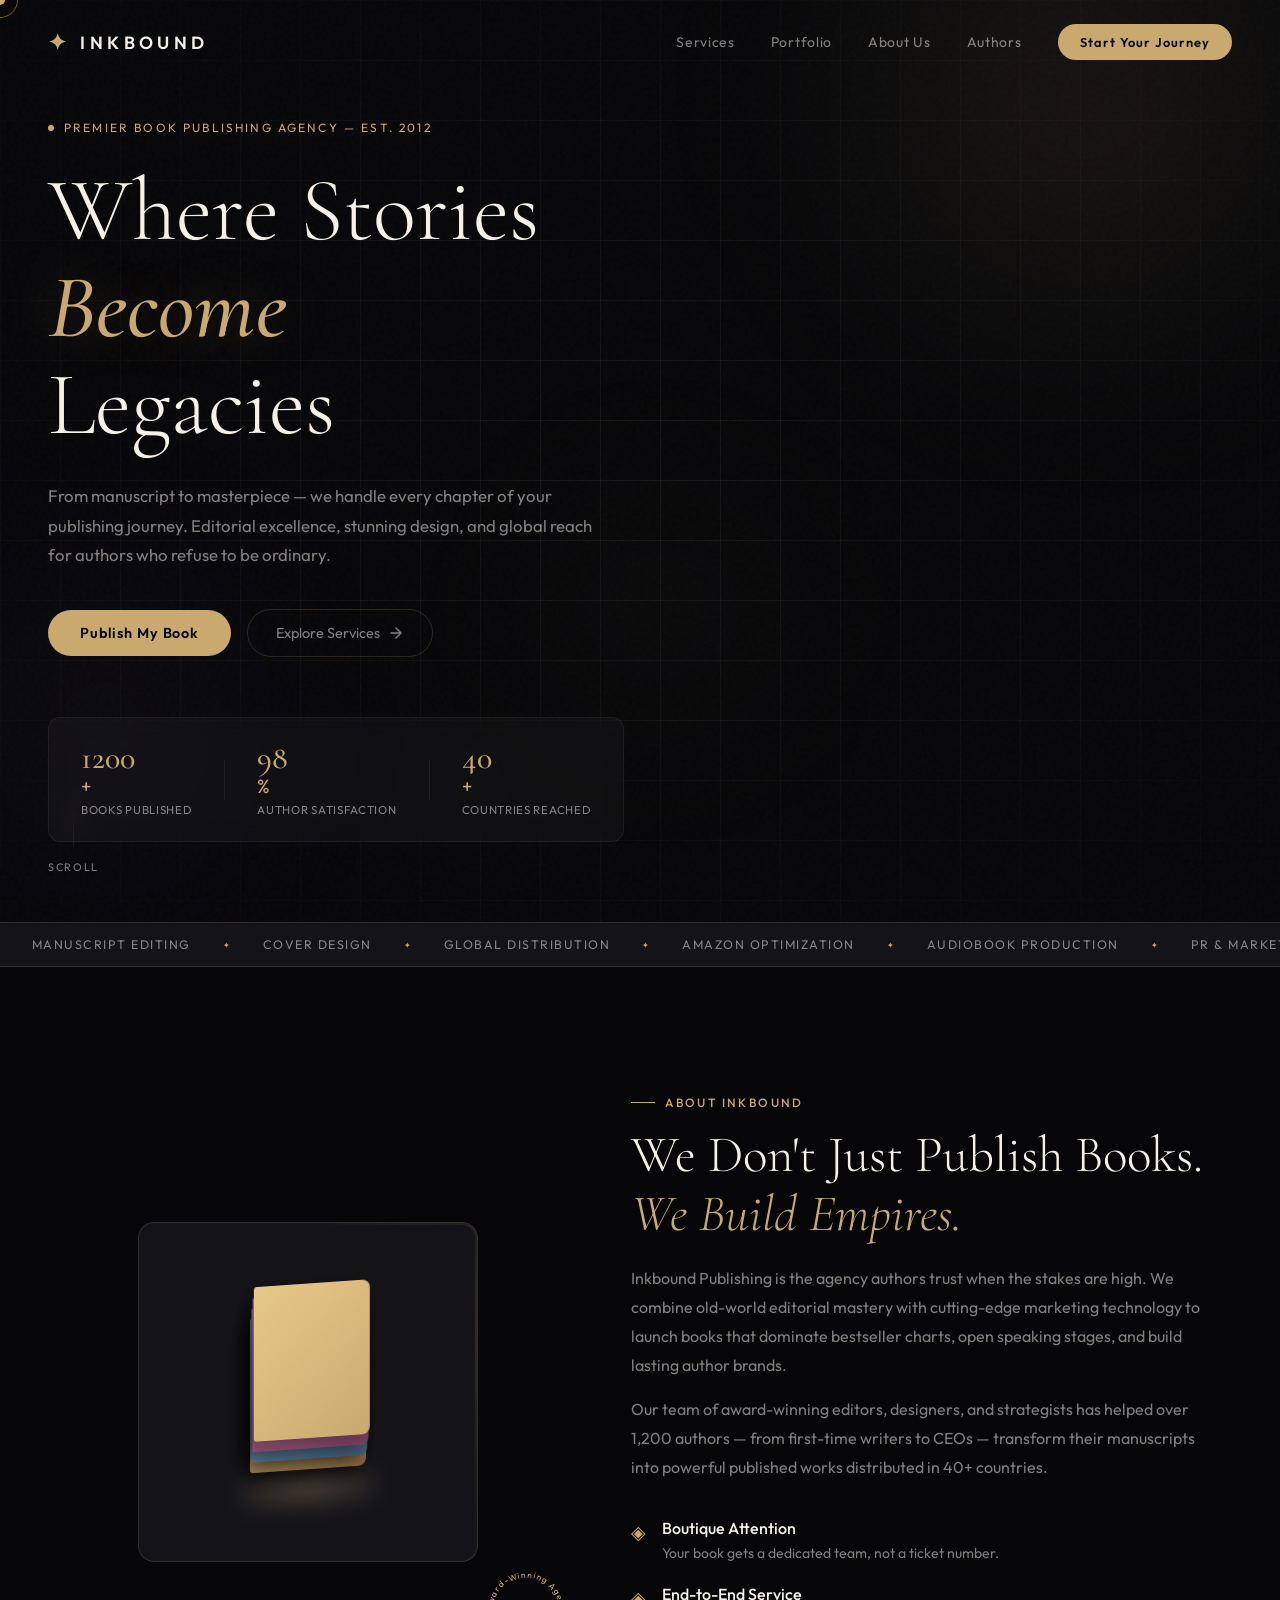
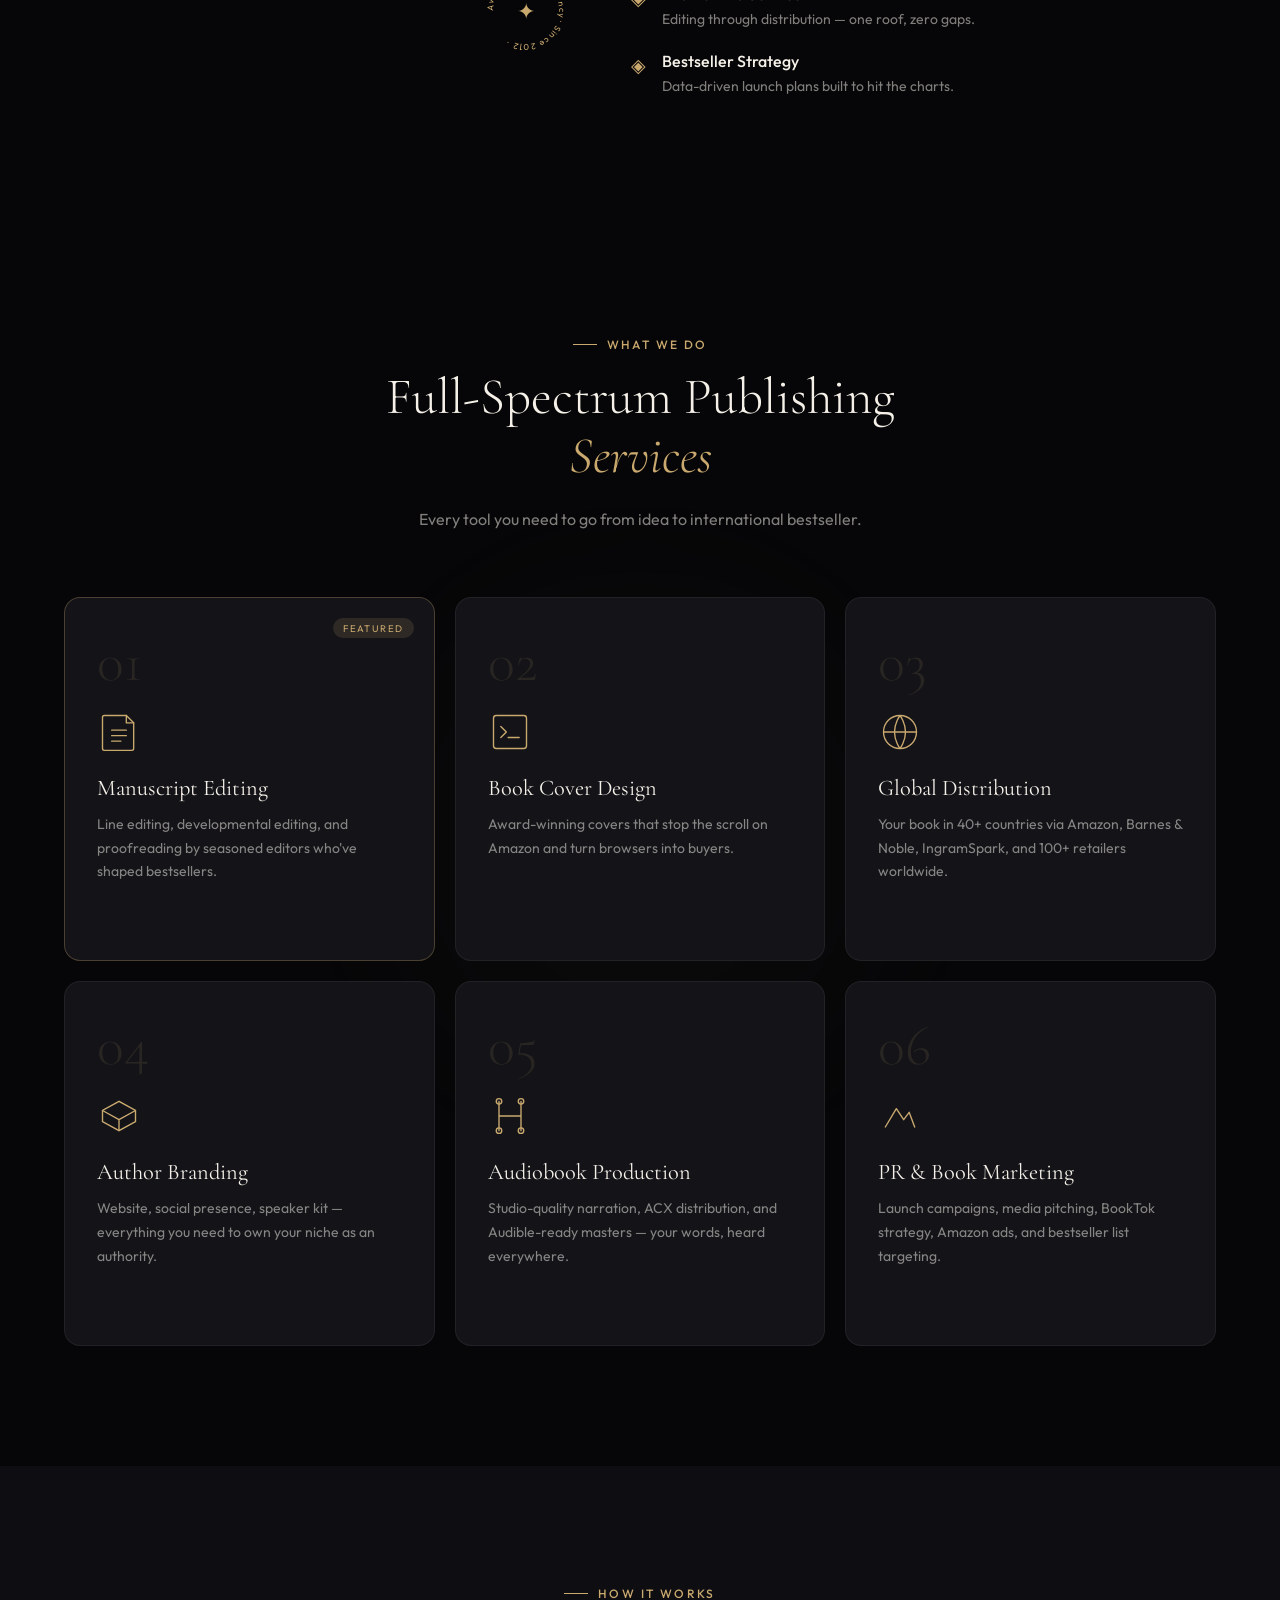
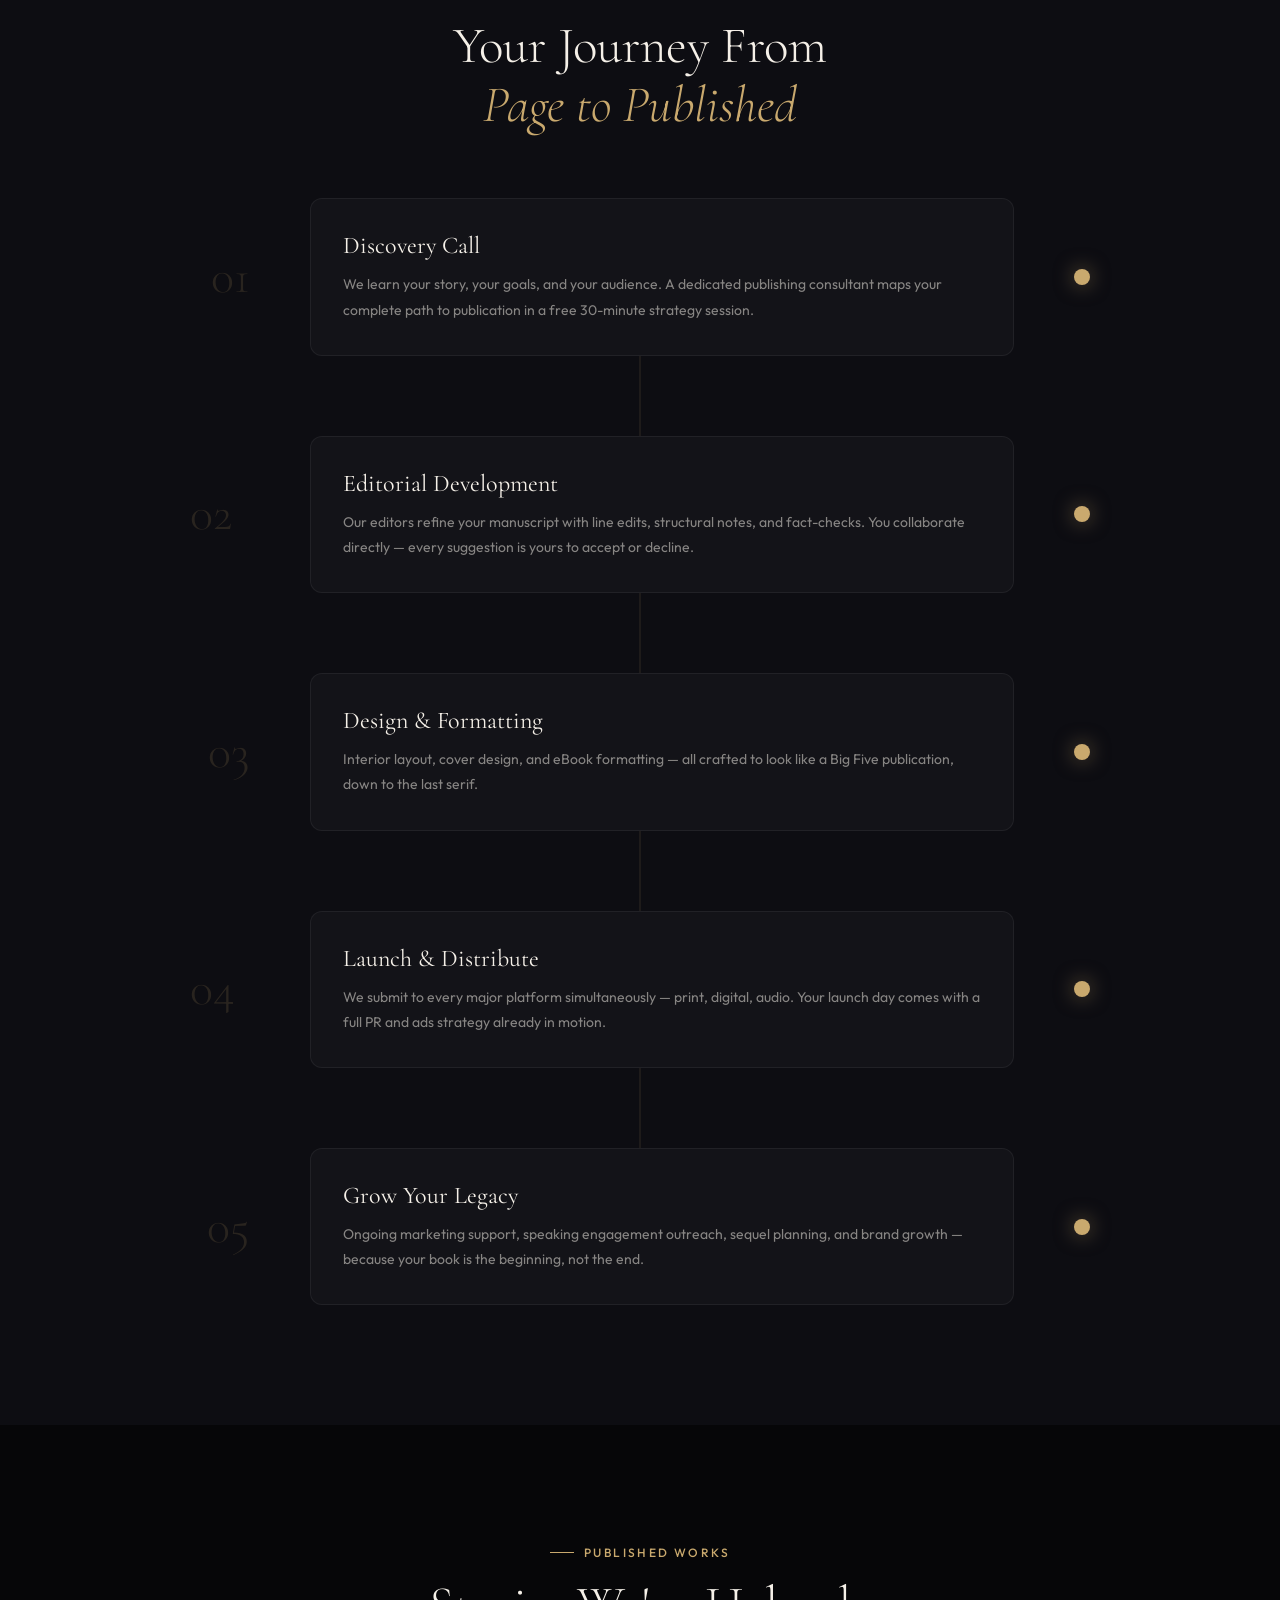
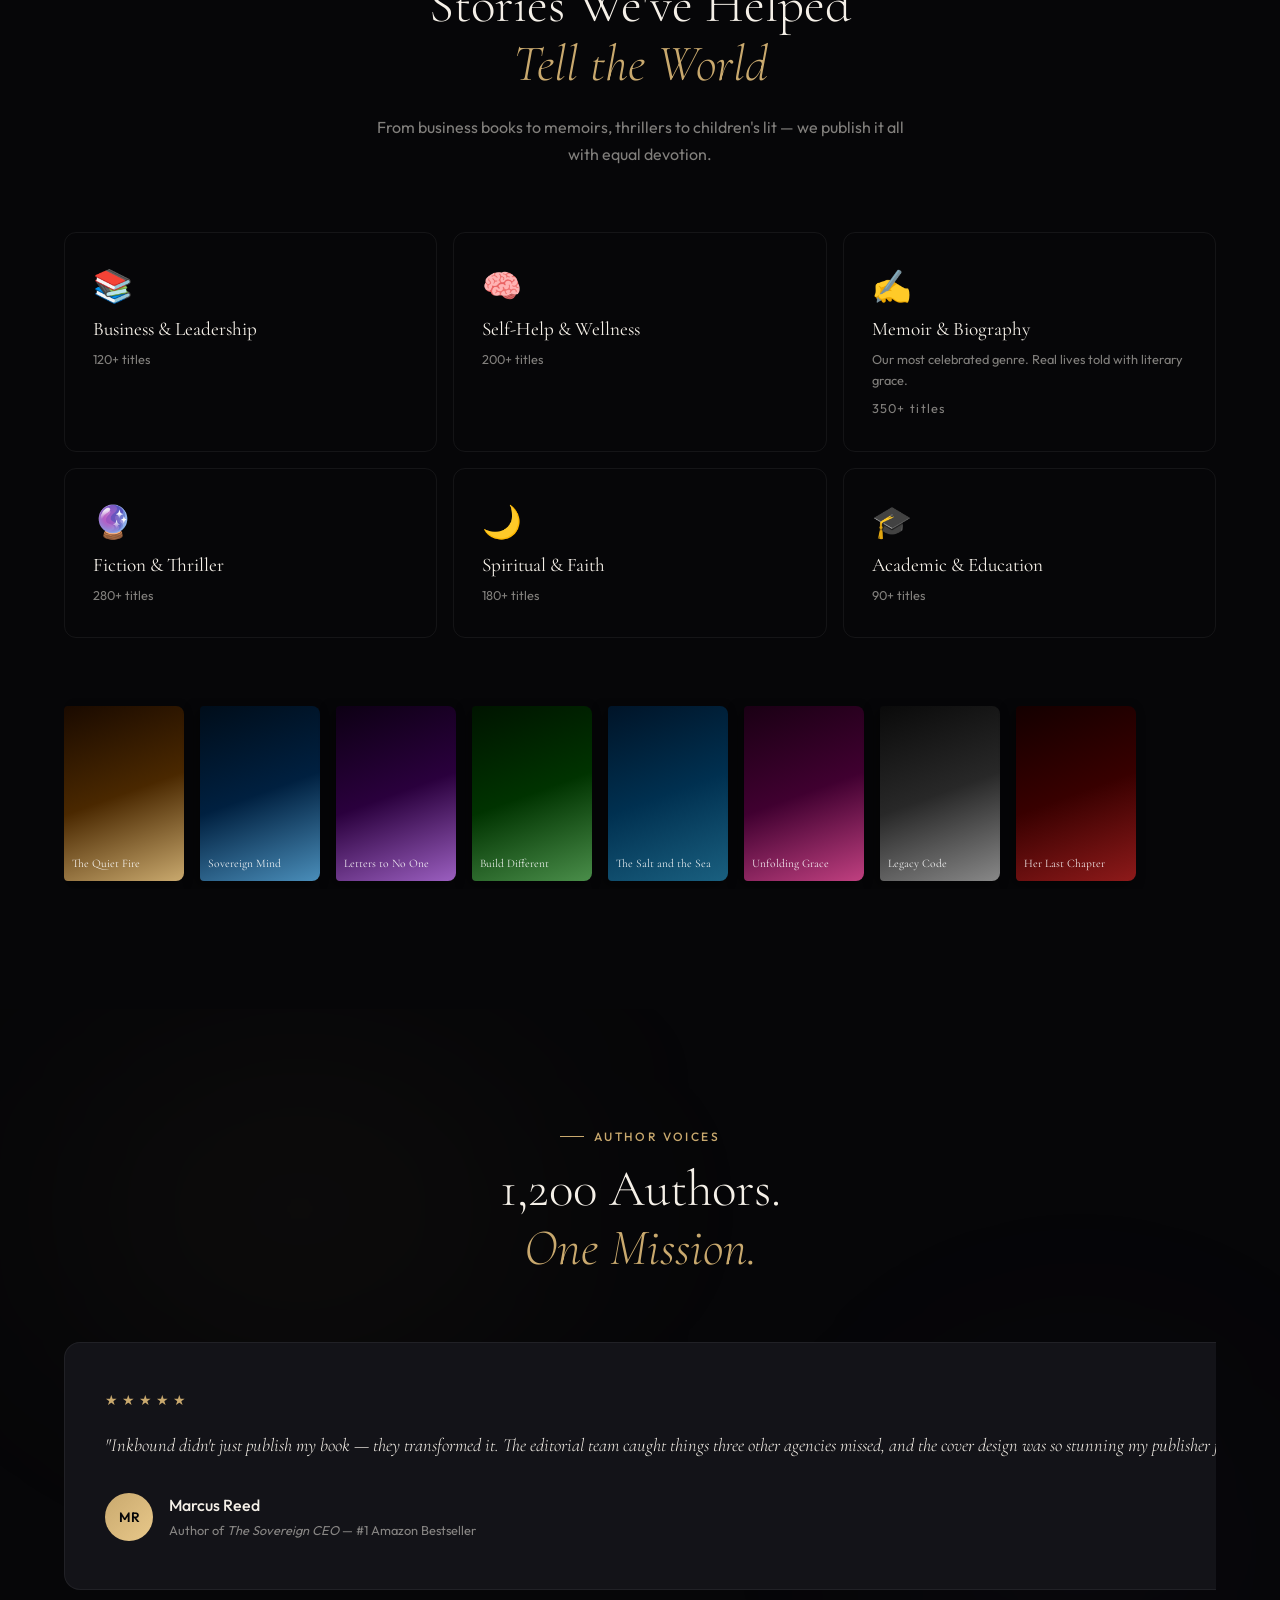
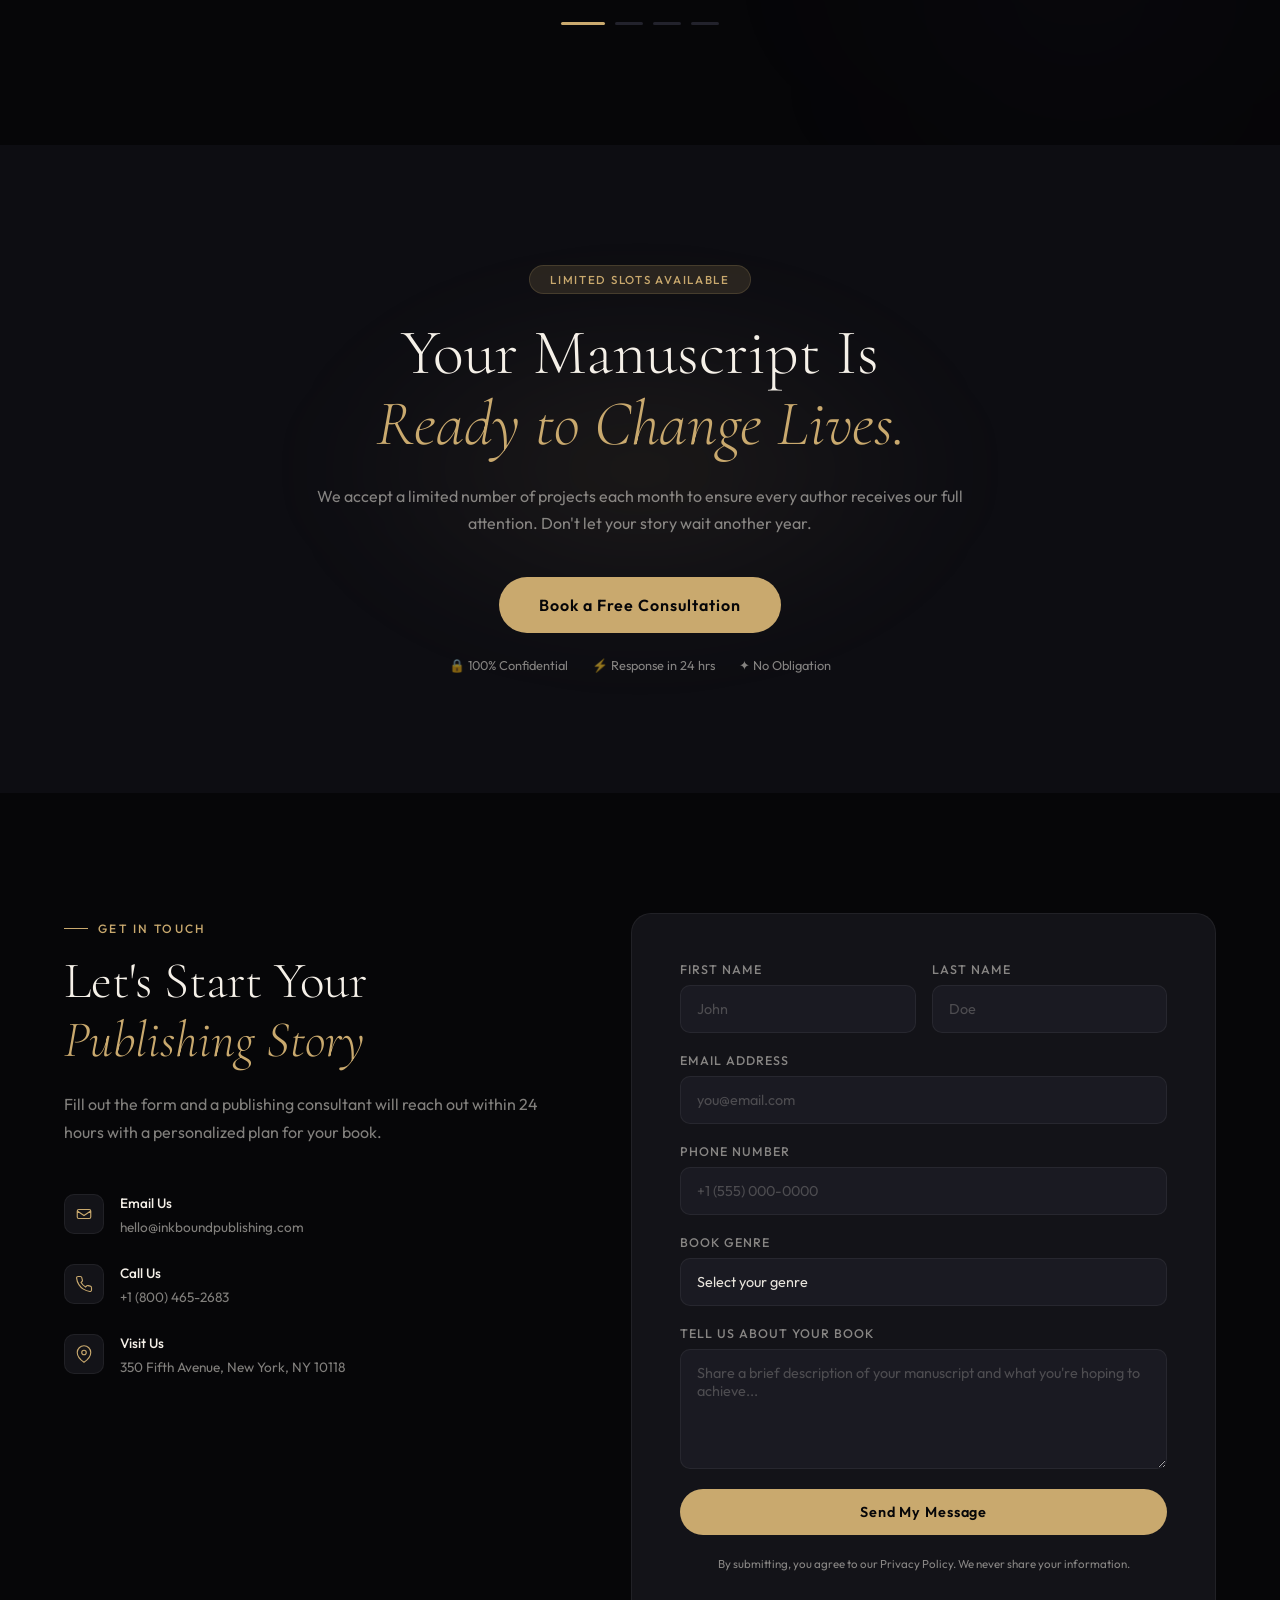
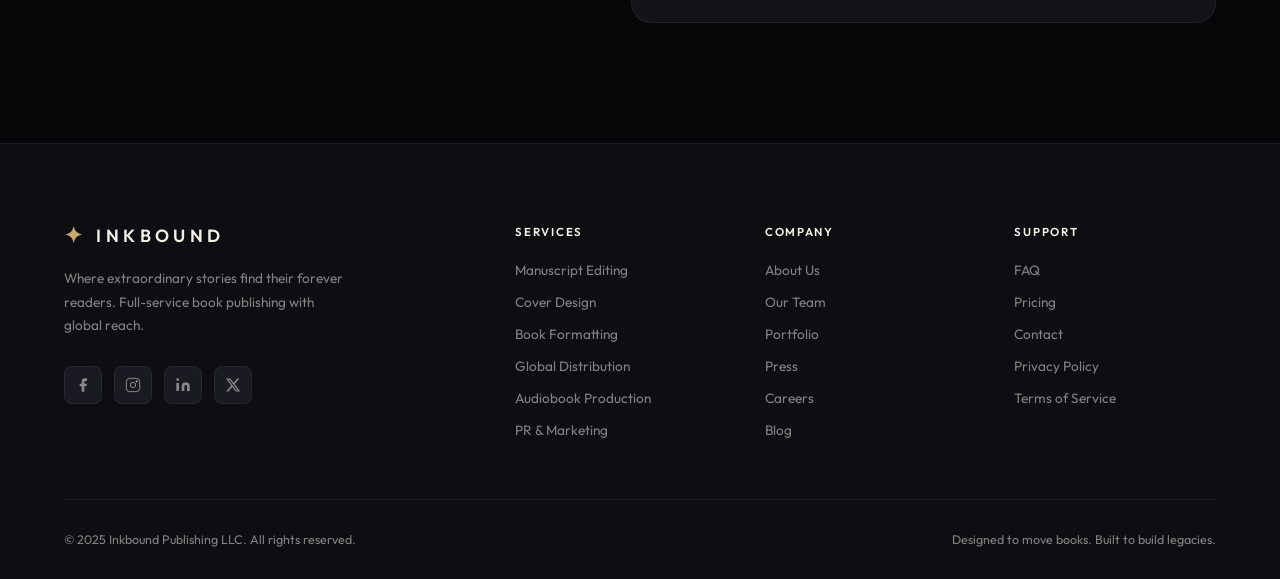
<file: index.html>
<!DOCTYPE html>
<html lang="en">
<head>
  <meta charset="UTF-8" />
  <meta name="viewport" content="width=device-width, initial-scale=1.0" />
  <meta name="description" content="Inkbound Publishing — Where extraordinary stories find their forever readers. Full-service book publishing, editing, design, and global distribution." />
  <title>Inkbound Publishing | Where Stories Become Legacies</title>
  <link rel="preconnect" href="https://fonts.googleapis.com">
  <link rel="preconnect" href="https://fonts.gstatic.com" crossorigin>
  <link href="https://fonts.googleapis.com/css2?family=Cormorant+Garamond:ital,wght@0,300;0,400;0,500;0,600;1,300;1,400&family=Outfit:wght@300;400;500;600&family=Playfair+Display:ital,wght@0,700;1,500&display=swap" rel="stylesheet">
  <link rel="stylesheet" href="style.css" />
</head>
<body>

  <!-- ═══ CURSOR ═══ -->
  <div class="cursor" id="cursor"></div>
  <div class="cursor-follower" id="cursorFollower"></div>

  <!-- ═══ LOADER ═══ -->
  <div class="loader" id="loader">
    <div class="loader-inner">
      <div class="loader-logo">INKBOUND</div>
      <div class="loader-bar"><div class="loader-progress" id="loaderProgress"></div></div>
      <div class="loader-text" id="loaderText">Turning pages...</div>
    </div>
  </div>

  <!-- ═══ NAV ═══ -->
  <nav class="nav" id="nav">
    <a href="#" class="nav-logo">
      <span class="logo-mark">✦</span>
      <span class="logo-text">INKBOUND</span>
    </a>
    <div class="nav-links">
      <a href="services.html" class="nav-link">Services</a>
      <a href="#portfolio" class="nav-link">Portfolio</a>
      <a href="about.html" class="nav-link">About Us</a>
      <a href="#testimonials" class="nav-link">Authors</a>
      <a href="#contact" class="nav-cta">Start Your Journey</a>
    </div>
    <button class="hamburger" id="hamburger" aria-label="Menu">
      <span></span><span></span><span></span>
    </button>
  </nav>

  <!-- Mobile Nav -->
  <div class="mobile-nav" id="mobileNav">
    <button class="mobile-close" id="mobileClose">✕</button>
    <div class="mobile-nav-links">
      <a href="#services">Services</a>
      <a href="#process">Process</a>
      <a href="#portfolio">Portfolio</a>
      <a href="#testimonials">Authors</a>
      <a href="#contact">Contact</a>
    </div>
    <div class="mobile-nav-footer">
      <p>+1 (800) 465-2683</p>
      <p>hello@inkboundpublishing.com</p>
    </div>
  </div>

  <!-- ═══ HERO ═══ -->
  <section class="hero" id="hero">
    <div class="hero-bg">
      <div class="hero-orb orb-1"></div>
      <div class="hero-orb orb-2"></div>
      <div class="hero-orb orb-3"></div>
      <div class="hero-grid"></div>
      <div class="hero-noise"></div>
    </div>

    <!-- Floating books -->
    <div class="floating-books" aria-hidden="true">
      <div class="book b1"><div class="book-spine"></div></div>
      <div class="book b2"><div class="book-spine"></div></div>
      <div class="book b3"><div class="book-spine"></div></div>
      <div class="book b4"><div class="book-spine"></div></div>
      <div class="book b5"><div class="book-spine"></div></div>
    </div>

    <div class="hero-content">
      <div class="hero-eyebrow reveal-up">
        <span class="eyebrow-dot"></span>
        Premier Book Publishing Agency — Est. 2012
      </div>
      <h1 class="hero-headline reveal-up delay-1">
        <span class="line-1">Where Stories</span>
        <span class="line-2 italic-gold">Become</span>
        <span class="line-3">Legacies</span>
      </h1>
      <p class="hero-sub reveal-up delay-2">
        From manuscript to masterpiece — we handle every chapter of your publishing journey. Editorial excellence, stunning design, and global reach for authors who refuse to be ordinary.
      </p>
      <div class="hero-actions reveal-up delay-3">
        <a href="#contact" class="btn-primary">
          <span>Publish My Book</span>
          <div class="btn-shine"></div>
        </a>
        <a href="#services" class="btn-ghost">
          <span>Explore Services</span>
          <svg width="16" height="16" viewBox="0 0 16 16" fill="none"><path d="M3 8h10M8 3l5 5-5 5" stroke="currentColor" stroke-width="1.5" stroke-linecap="round" stroke-linejoin="round"/></svg>
        </a>
      </div>
      <div class="hero-stats reveal-up delay-4">
        <div class="stat">
          <span class="stat-num" data-target="1200">0</span><span class="stat-plus">+</span>
          <span class="stat-label">Books Published</span>
        </div>
        <div class="stat-divider"></div>
        <div class="stat">
          <span class="stat-num" data-target="98">0</span><span class="stat-plus">%</span>
          <span class="stat-label">Author Satisfaction</span>
        </div>
        <div class="stat-divider"></div>
        <div class="stat">
          <span class="stat-num" data-target="40">0</span><span class="stat-plus">+</span>
          <span class="stat-label">Countries Reached</span>
        </div>
      </div>
    </div>

    <div class="hero-scroll-indicator">
      <div class="scroll-line"></div>
      <span>Scroll</span>
    </div>
  </section>

  <!-- ═══ MARQUEE STRIP ═══ -->
  <div class="marquee-strip">
    <div class="marquee-track">
      <span>Manuscript Editing</span><span class="sep">✦</span>
      <span>Cover Design</span><span class="sep">✦</span>
      <span>Global Distribution</span><span class="sep">✦</span>
      <span>Amazon Optimization</span><span class="sep">✦</span>
      <span>Audiobook Production</span><span class="sep">✦</span>
      <span>PR & Marketing</span><span class="sep">✦</span>
      <span>eBook Formatting</span><span class="sep">✦</span>
      <span>Copyright Registration</span><span class="sep">✦</span>
      <span>Manuscript Editing</span><span class="sep">✦</span>
      <span>Cover Design</span><span class="sep">✦</span>
      <span>Global Distribution</span><span class="sep">✦</span>
      <span>Amazon Optimization</span><span class="sep">✦</span>
      <span>Audiobook Production</span><span class="sep">✦</span>
      <span>PR & Marketing</span><span class="sep">✦</span>
      <span>eBook Formatting</span><span class="sep">✦</span>
      <span>Copyright Registration</span><span class="sep">✦</span>
    </div>
  </div>

  <!-- ═══ ABOUT BAND ═══ -->
  <section class="about-band" id="about">
    <div class="container">
      <div class="about-grid">
        <div class="about-visual">
          <div class="about-frame">
            <div class="frame-inner">
              <div class="book-stack-3d">
                <div class="bs-book bs-b1"></div>
                <div class="bs-book bs-b2"></div>
                <div class="bs-book bs-b3"></div>
                <div class="bs-book bs-b4"></div>
                <div class="bs-glow"></div>
              </div>
            </div>
            <div class="frame-badge">
              <svg viewBox="0 0 100 100" class="badge-ring">
                <path id="badgeCircle" d="M 50,50 m -37,0 a 37,37 0 1,1 74,0 a 37,37 0 1,1 -74,0" fill="none"/>
                <text>
                  <textPath href="#badgeCircle">Award-Winning Agency · Since 2012 · </textPath>
                </text>
              </svg>
              <span class="badge-star">✦</span>
            </div>
          </div>
        </div>
        <div class="about-text">
          <div class="section-eyebrow">About Inkbound</div>
          <h2 class="section-title">We Don't Just Publish Books.<br/><em>We Build Empires.</em></h2>
          <p class="about-body">Inkbound Publishing is the agency authors trust when the stakes are high. We combine old-world editorial mastery with cutting-edge marketing technology to launch books that dominate bestseller charts, open speaking stages, and build lasting author brands.</p>
          <p class="about-body">Our team of award-winning editors, designers, and strategists has helped over 1,200 authors — from first-time writers to CEOs — transform their manuscripts into powerful published works distributed in 40+ countries.</p>
          <div class="about-pillars">
            <div class="pillar">
              <span class="pillar-icon">◈</span>
              <div>
                <strong>Boutique Attention</strong>
                <p>Your book gets a dedicated team, not a ticket number.</p>
              </div>
            </div>
            <div class="pillar">
              <span class="pillar-icon">◈</span>
              <div>
                <strong>End-to-End Service</strong>
                <p>Editing through distribution — one roof, zero gaps.</p>
              </div>
            </div>
            <div class="pillar">
              <span class="pillar-icon">◈</span>
              <div>
                <strong>Bestseller Strategy</strong>
                <p>Data-driven launch plans built to hit the charts.</p>
              </div>
            </div>
          </div>
        </div>
      </div>
    </div>
  </section>

  <!-- ═══ SERVICES ═══ -->
  <section class="services" id="services">
    <div class="services-bg">
      <div class="services-orb"></div>
    </div>
    <div class="container">
      <div class="section-header">
        <div class="section-eyebrow">What We Do</div>
        <h2 class="section-title">Full-Spectrum Publishing<br/><em>Services</em></h2>
        <p class="section-sub">Every tool you need to go from idea to international bestseller.</p>
      </div>

      <div class="services-grid">

        <div class="service-card sc-featured" data-service="1">
          <div class="sc-glow"></div>
          <div class="sc-number">01</div>
          <div class="sc-icon">
            <svg viewBox="0 0 48 48" fill="none"><path d="M8 6h24l8 8v28a2 2 0 01-2 2H8a2 2 0 01-2-2V8a2 2 0 012-2z" stroke="currentColor" stroke-width="1.5"/><path d="M32 6v8h8M16 22h16M16 28h16M16 34h10" stroke="currentColor" stroke-width="1.5" stroke-linecap="round"/></svg>
          </div>
          <h3>Manuscript Editing</h3>
          <p>Line editing, developmental editing, and proofreading by seasoned editors who've shaped bestsellers.</p>
          <a href="#contact" class="sc-link">Get Started →</a>
        </div>

        <div class="service-card" data-service="2">
          <div class="sc-glow"></div>
          <div class="sc-number">02</div>
          <div class="sc-icon">
            <svg viewBox="0 0 48 48" fill="none"><rect x="6" y="6" width="36" height="36" rx="3" stroke="currentColor" stroke-width="1.5"/><path d="M14 18l6 6-6 6M22 30h12" stroke="currentColor" stroke-width="1.5" stroke-linecap="round" stroke-linejoin="round"/></svg>
          </div>
          <h3>Book Cover Design</h3>
          <p>Award-winning covers that stop the scroll on Amazon and turn browsers into buyers.</p>
          <a href="#contact" class="sc-link">Get Started →</a>
        </div>

        <div class="service-card" data-service="3">
          <div class="sc-glow"></div>
          <div class="sc-number">03</div>
          <div class="sc-icon">
            <svg viewBox="0 0 48 48" fill="none"><circle cx="24" cy="24" r="18" stroke="currentColor" stroke-width="1.5"/><path d="M24 6C24 6 30 14 30 24s-6 18-6 18M24 6C24 6 18 14 18 24s6 18 6 18M6 24h36" stroke="currentColor" stroke-width="1.5"/></svg>
          </div>
          <h3>Global Distribution</h3>
          <p>Your book in 40+ countries via Amazon, Barnes & Noble, IngramSpark, and 100+ retailers worldwide.</p>
          <a href="#contact" class="sc-link">Get Started →</a>
        </div>

        <div class="service-card" data-service="4">
          <div class="sc-glow"></div>
          <div class="sc-number">04</div>
          <div class="sc-icon">
            <svg viewBox="0 0 48 48" fill="none"><path d="M24 8L6 18v12l18 10 18-10V18L24 8z" stroke="currentColor" stroke-width="1.5"/><path d="M6 18l18 10M42 18L24 28M24 28v12" stroke="currentColor" stroke-width="1.5"/></svg>
          </div>
          <h3>Author Branding</h3>
          <p>Website, social presence, speaker kit — everything you need to own your niche as an authority.</p>
          <a href="#contact" class="sc-link">Get Started →</a>
        </div>

        <div class="service-card" data-service="5">
          <div class="sc-glow"></div>
          <div class="sc-number">05</div>
          <div class="sc-icon">
            <svg viewBox="0 0 48 48" fill="none"><path d="M12 8v32M36 8v32M12 24h24" stroke="currentColor" stroke-width="1.5" stroke-linecap="round"/><circle cx="12" cy="8" r="3" stroke="currentColor" stroke-width="1.5"/><circle cx="36" cy="8" r="3" stroke="currentColor" stroke-width="1.5"/><circle cx="12" cy="40" r="3" stroke="currentColor" stroke-width="1.5"/><circle cx="36" cy="40" r="3" stroke="currentColor" stroke-width="1.5"/></svg>
          </div>
          <h3>Audiobook Production</h3>
          <p>Studio-quality narration, ACX distribution, and Audible-ready masters — your words, heard everywhere.</p>
          <a href="#contact" class="sc-link">Get Started →</a>
        </div>

        <div class="service-card" data-service="6">
          <div class="sc-glow"></div>
          <div class="sc-number">06</div>
          <div class="sc-icon">
            <svg viewBox="0 0 48 48" fill="none"><path d="M8 36L20 16l8 12 6-8 6 16" stroke="currentColor" stroke-width="1.5" stroke-linecap="round" stroke-linejoin="round"/></svg>
          </div>
          <h3>PR & Book Marketing</h3>
          <p>Launch campaigns, media pitching, BookTok strategy, Amazon ads, and bestseller list targeting.</p>
          <a href="#contact" class="sc-link">Get Started →</a>
        </div>

      </div>
    </div>
  </section>

  <!-- ═══ PROCESS ═══ -->
  <section class="process" id="process">
    <div class="container">
      <div class="section-header">
        <div class="section-eyebrow">How It Works</div>
        <h2 class="section-title">Your Journey From<br/><em>Page to Published</em></h2>
      </div>

      <div class="process-timeline">
        <div class="timeline-line"></div>

        <div class="process-step ps-left">
          <div class="ps-num">01</div>
          <div class="ps-content">
            <h3>Discovery Call</h3>
            <p>We learn your story, your goals, and your audience. A dedicated publishing consultant maps your complete path to publication in a free 30-minute strategy session.</p>
          </div>
          <div class="ps-dot"></div>
        </div>

        <div class="process-step ps-right">
          <div class="ps-dot"></div>
          <div class="ps-content">
            <h3>Editorial Development</h3>
            <p>Our editors refine your manuscript with line edits, structural notes, and fact-checks. You collaborate directly — every suggestion is yours to accept or decline.</p>
          </div>
          <div class="ps-num">02</div>
        </div>

        <div class="process-step ps-left">
          <div class="ps-num">03</div>
          <div class="ps-content">
            <h3>Design & Formatting</h3>
            <p>Interior layout, cover design, and eBook formatting — all crafted to look like a Big Five publication, down to the last serif.</p>
          </div>
          <div class="ps-dot"></div>
        </div>

        <div class="process-step ps-right">
          <div class="ps-dot"></div>
          <div class="ps-content">
            <h3>Launch & Distribute</h3>
            <p>We submit to every major platform simultaneously — print, digital, audio. Your launch day comes with a full PR and ads strategy already in motion.</p>
          </div>
          <div class="ps-num">04</div>
        </div>

        <div class="process-step ps-left ps-last">
          <div class="ps-num">05</div>
          <div class="ps-content">
            <h3>Grow Your Legacy</h3>
            <p>Ongoing marketing support, speaking engagement outreach, sequel planning, and brand growth — because your book is the beginning, not the end.</p>
          </div>
          <div class="ps-dot"></div>
        </div>
      </div>
    </div>
  </section>

  <!-- ═══ PORTFOLIO / GENRES ═══ -->
  <section class="portfolio" id="portfolio">
    <div class="container">
      <div class="section-header">
        <div class="section-eyebrow">Published Works</div>
        <h2 class="section-title">Stories We've Helped<br/><em>Tell the World</em></h2>
        <p class="section-sub">From business books to memoirs, thrillers to children's lit — we publish it all with equal devotion.</p>
      </div>

      <div class="genre-grid">
        <div class="genre-card" style="--clr: #C9A96E">
          <div class="gc-bg" style="background: linear-gradient(135deg, #1a0e00 0%, #2d1a00 100%)"></div>
          <span class="gc-icon">📚</span>
          <h4>Business & Leadership</h4>
          <p>120+ titles</p>
        </div>
        <div class="genre-card" style="--clr: #A8D8C8">
          <div class="gc-bg" style="background: linear-gradient(135deg, #001a14 0%, #002d22 100%)"></div>
          <span class="gc-icon">🧠</span>
          <h4>Self-Help & Wellness</h4>
          <p>200+ titles</p>
        </div>
        <div class="genre-card gc-wide" style="--clr: #E8C4D4">
          <div class="gc-bg" style="background: linear-gradient(135deg, #1a0010 0%, #2d0018 100%)"></div>
          <span class="gc-icon">✍️</span>
          <h4>Memoir & Biography</h4>
          <p>Our most celebrated genre. Real lives told with literary grace.</p>
          <p class="gc-count">350+ titles</p>
        </div>
        <div class="genre-card" style="--clr: #B8C8E8">
          <div class="gc-bg" style="background: linear-gradient(135deg, #00100d, #001a19 100%)"></div>
          <span class="gc-icon">🔮</span>
          <h4>Fiction & Thriller</h4>
          <p>280+ titles</p>
        </div>
        <div class="genre-card" style="--clr: #F0D890">
          <div class="gc-bg" style="background: linear-gradient(135deg, #1a1400 0%, #2d2200 100%)"></div>
          <span class="gc-icon">🌙</span>
          <h4>Spiritual & Faith</h4>
          <p>180+ titles</p>
        </div>
        <div class="genre-card" style="--clr: #D4A8E8">
          <div class="gc-bg" style="background: linear-gradient(135deg, #0d001a 0%, #18002d 100%)"></div>
          <span class="gc-icon">🎓</span>
          <h4>Academic & Education</h4>
          <p>90+ titles</p>
        </div>
      </div>

      <!-- fake book covers showcase -->
      <div class="books-showcase">
        <div class="bs-track">
          <div class="bs-cover bc-1"><span>The Quiet Fire</span></div>
          <div class="bs-cover bc-2"><span>Sovereign Mind</span></div>
          <div class="bs-cover bc-3"><span>Letters to No One</span></div>
          <div class="bs-cover bc-4"><span>Build Different</span></div>
          <div class="bs-cover bc-5"><span>The Salt and the Sea</span></div>
          <div class="bs-cover bc-6"><span>Unfolding Grace</span></div>
          <div class="bs-cover bc-7"><span>Legacy Code</span></div>
          <div class="bs-cover bc-8"><span>Her Last Chapter</span></div>
        </div>
      </div>
    </div>
  </section>

  <!-- ═══ TESTIMONIALS ═══ -->
  <section class="testimonials" id="testimonials">
    <div class="testi-bg">
      <div class="testi-orb t-o1"></div>
      <div class="testi-orb t-o2"></div>
    </div>
    <div class="container">
      <div class="section-header">
        <div class="section-eyebrow">Author Voices</div>
        <h2 class="section-title">1,200 Authors.<br/><em>One Mission.</em></h2>
      </div>

      <div class="testi-slider" id="testiSlider">
        <div class="testi-track" id="testiTrack">

          <div class="testi-card">
            <div class="testi-stars">★★★★★</div>
            <blockquote>"Inkbound didn't just publish my book — they transformed it. The editorial team caught things three other agencies missed, and the cover design was so stunning my publisher friends asked who did it."</blockquote>
            <div class="testi-author">
              <div class="testi-avatar ta-1">MR</div>
              <div>
                <strong>Marcus Reed</strong>
                <span>Author of <em>The Sovereign CEO</em> — #1 Amazon Bestseller</span>
              </div>
            </div>
          </div>

          <div class="testi-card">
            <div class="testi-stars">★★★★★</div>
            <blockquote>"I came to Inkbound with a rough memoir and left with a New York Times–quality book. Their attention to my story — my actual voice — made every chapter feel authentically mine."</blockquote>
            <div class="testi-author">
              <div class="testi-avatar ta-2">SA</div>
              <div>
                <strong>Sophia Allende</strong>
                <span>Author of <em>When I Learned to Stay</em></span>
              </div>
            </div>
          </div>

          <div class="testi-card">
            <div class="testi-stars">★★★★★</div>
            <blockquote>"The distribution reach is unreal. Within three weeks of launch my book was available in 38 countries. My marketing team said the Amazon optimization alone doubled our pre-orders."</blockquote>
            <div class="testi-author">
              <div class="testi-avatar ta-3">DK</div>
              <div>
                <strong>Daniel Kim</strong>
                <span>Author of <em>Scale the Impossible</em></span>
              </div>
            </div>
          </div>

          <div class="testi-card">
            <div class="testi-stars">★★★★★</div>
            <blockquote>"What I loved most was that they treated my children's book with the same seriousness as a business book. The illustrations coordination, the font choices — perfection. My daughter cried happy tears."</blockquote>
            <div class="testi-author">
              <div class="testi-avatar ta-4">LW</div>
              <div>
                <strong>Lydia Weiss</strong>
                <span>Author of <em>Clouds That Listen</em></span>
              </div>
            </div>
          </div>

        </div>
      </div>
      <div class="testi-dots" id="testiDots">
        <button class="tdot active" data-idx="0"></button>
        <button class="tdot" data-idx="1"></button>
        <button class="tdot" data-idx="2"></button>
        <button class="tdot" data-idx="3"></button>
      </div>
    </div>
  </section>

  <!-- ═══ CTA BAND ═══ -->
  <section class="cta-band">
    <div class="cta-bg">
      <div class="cta-glow"></div>
    </div>
    <div class="container">
      <div class="cta-content">
        <div class="cta-badge">Limited Slots Available</div>
        <h2 class="cta-title">Your Manuscript Is<br/><em>Ready to Change Lives.</em></h2>
        <p>We accept a limited number of projects each month to ensure every author receives our full attention. Don't let your story wait another year.</p>
        <div class="cta-actions">
          <a href="#contact" class="btn-primary btn-large">
            <span>Book a Free Consultation</span>
            <div class="btn-shine"></div>
          </a>
          <div class="cta-trust">
            <span>🔒 100% Confidential</span>
            <span>⚡ Response in 24 hrs</span>
            <span>✦ No Obligation</span>
          </div>
        </div>
      </div>
    </div>
  </section>

  <!-- ═══ CONTACT ═══ -->
  <section class="contact" id="contact">
    <div class="container">
      <div class="contact-grid">
        <div class="contact-info">
          <div class="section-eyebrow">Get in Touch</div>
          <h2 class="section-title">Let's Start Your<br/><em>Publishing Story</em></h2>
          <p>Fill out the form and a publishing consultant will reach out within 24 hours with a personalized plan for your book.</p>

          <div class="contact-details">
            <div class="cd-item">
              <div class="cd-icon">
                <svg viewBox="0 0 24 24" fill="none" stroke="currentColor" stroke-width="1.5"><path d="M3 8l9 6 9-6M5 6h14a2 2 0 012 2v8a2 2 0 01-2 2H5a2 2 0 01-2-2V8a2 2 0 012-2z"/></svg>
              </div>
              <div>
                <strong>Email Us</strong>
                <a href="mailto:hello@inkboundpublishing.com">hello@inkboundpublishing.com</a>
              </div>
            </div>
            <div class="cd-item">
              <div class="cd-icon">
                <svg viewBox="0 0 24 24" fill="none" stroke="currentColor" stroke-width="1.5"><path d="M22 16.92v3a2 2 0 01-2.18 2 19.79 19.79 0 01-8.63-3.07 19.5 19.5 0 01-6-6 19.79 19.79 0 01-3.07-8.67A2 2 0 014.11 2h3a2 2 0 012 1.72c.127.96.361 1.903.7 2.81a2 2 0 01-.45 2.11L8.09 9.91a16 16 0 006 6l1.27-1.27a2 2 0 012.11-.45c.907.339 1.85.573 2.81.7A2 2 0 0122 16.92z"/></svg>
              </div>
              <div>
                <strong>Call Us</strong>
                <a href="tel:+18004652683">+1 (800) 465-2683</a>
              </div>
            </div>
            <div class="cd-item">
              <div class="cd-icon">
                <svg viewBox="0 0 24 24" fill="none" stroke="currentColor" stroke-width="1.5"><path d="M21 10c0 7-9 13-9 13s-9-6-9-13a9 9 0 0118 0z"/><circle cx="12" cy="10" r="3"/></svg>
              </div>
              <div>
                <strong>Visit Us</strong>
                <span>350 Fifth Avenue, New York, NY 10118</span>
              </div>
            </div>
          </div>
        </div>

        <div class="contact-form-wrap">
          <form class="contact-form" id="contactForm" novalidate>
            <div class="form-row">
              <div class="form-group">
                <label for="fname">First Name</label>
                <input type="text" id="fname" name="fname" placeholder="John" required />
              </div>
              <div class="form-group">
                <label for="lname">Last Name</label>
                <input type="text" id="lname" name="lname" placeholder="Doe" required />
              </div>
            </div>
            <div class="form-group">
              <label for="email">Email Address</label>
              <input type="email" id="email" name="email" placeholder="you@email.com" required />
            </div>
            <div class="form-group">
              <label for="phone">Phone Number</label>
              <input type="tel" id="phone" name="phone" placeholder="+1 (555) 000-0000" />
            </div>
            <div class="form-group">
              <label for="genre">Book Genre</label>
              <select id="genre" name="genre">
                <option value="">Select your genre</option>
                <option>Business & Leadership</option>
                <option>Memoir & Biography</option>
                <option>Self-Help & Wellness</option>
                <option>Fiction & Thriller</option>
                <option>Spiritual & Faith</option>
                <option>Children's Book</option>
                <option>Academic</option>
                <option>Other</option>
              </select>
            </div>
            <div class="form-group">
              <label for="message">Tell Us About Your Book</label>
              <textarea id="message" name="message" rows="4" placeholder="Share a brief description of your manuscript and what you're hoping to achieve..."></textarea>
            </div>
            <button type="submit" class="btn-primary btn-full">
              <span>Send My Message</span>
              <div class="btn-shine"></div>
            </button>
            <p class="form-disclaimer">By submitting, you agree to our Privacy Policy. We never share your information.</p>
          </form>
          <div class="form-success" id="formSuccess">
            <div class="success-icon">✦</div>
            <h3>Message Received!</h3>
            <p>A publishing consultant will reach out to you within 24 hours. Keep an eye on your inbox!</p>
          </div>
        </div>
      </div>
    </div>
  </section>

  <!-- ═══ FOOTER ═══ -->
  <footer class="footer">
    <div class="container">
      <div class="footer-top">
        <div class="footer-brand">
          <a href="#" class="nav-logo">
            <span class="logo-mark">✦</span>
            <span class="logo-text">INKBOUND</span>
          </a>
          <p>Where extraordinary stories find their forever readers. Full-service book publishing with global reach.</p>
          <div class="footer-social">
            <a href="#" aria-label="Facebook">
              <svg viewBox="0 0 24 24" fill="currentColor"><path d="M18 2h-3a5 5 0 00-5 5v3H7v4h3v8h4v-8h3l1-4h-4V7a1 1 0 011-1h3z"/></svg>
            </a>
            <a href="#" aria-label="Instagram">
              <svg viewBox="0 0 24 24" fill="none" stroke="currentColor" stroke-width="1.5"><rect x="2" y="2" width="20" height="20" rx="5"/><circle cx="12" cy="12" r="4"/><circle cx="17.5" cy="6.5" r="1" fill="currentColor"/></svg>
            </a>
            <a href="#" aria-label="LinkedIn">
              <svg viewBox="0 0 24 24" fill="currentColor"><path d="M16 8a6 6 0 016 6v7h-4v-7a2 2 0 00-2-2 2 2 0 00-2 2v7h-4v-7a6 6 0 016-6zM2 9h4v12H2z"/><circle cx="4" cy="4" r="2"/></svg>
            </a>
            <a href="#" aria-label="Twitter/X">
              <svg viewBox="0 0 24 24" fill="currentColor"><path d="M18.244 2.25h3.308l-7.227 8.26 8.502 11.24H16.17l-5.214-6.817L4.99 21.75H1.68l7.73-8.835L1.254 2.25H8.08l4.713 6.231zm-1.161 17.52h1.833L7.084 4.126H5.117z"/></svg>
            </a>
          </div>
        </div>

        <div class="footer-links">
          <h4>Services</h4>
          <ul>
            <li><a href="#">Manuscript Editing</a></li>
            <li><a href="#">Cover Design</a></li>
            <li><a href="#">Book Formatting</a></li>
            <li><a href="#">Global Distribution</a></li>
            <li><a href="#">Audiobook Production</a></li>
            <li><a href="#">PR & Marketing</a></li>
          </ul>
        </div>

        <div class="footer-links">
          <h4>Company</h4>
          <ul>
            <li><a href="#">About Us</a></li>
            <li><a href="#">Our Team</a></li>
            <li><a href="#">Portfolio</a></li>
            <li><a href="#">Press</a></li>
            <li><a href="#">Careers</a></li>
            <li><a href="#">Blog</a></li>
          </ul>
        </div>

        <div class="footer-links">
          <h4>Support</h4>
          <ul>
            <li><a href="#">FAQ</a></li>
            <li><a href="#">Pricing</a></li>
            <li><a href="#">Contact</a></li>
            <li><a href="#">Privacy Policy</a></li>
            <li><a href="#">Terms of Service</a></li>
          </ul>
        </div>
      </div>

      <div class="footer-bottom">
        <p>© 2025 Inkbound Publishing LLC. All rights reserved.</p>
        <p>Designed to move books. Built to build legacies.</p>
      </div>
    </div>
  </footer>

  <!-- Back to top -->
  <button class="back-top" id="backTop" aria-label="Back to top">↑</button>

  <script src="main.js"></script>
</body>
</html>
</file>
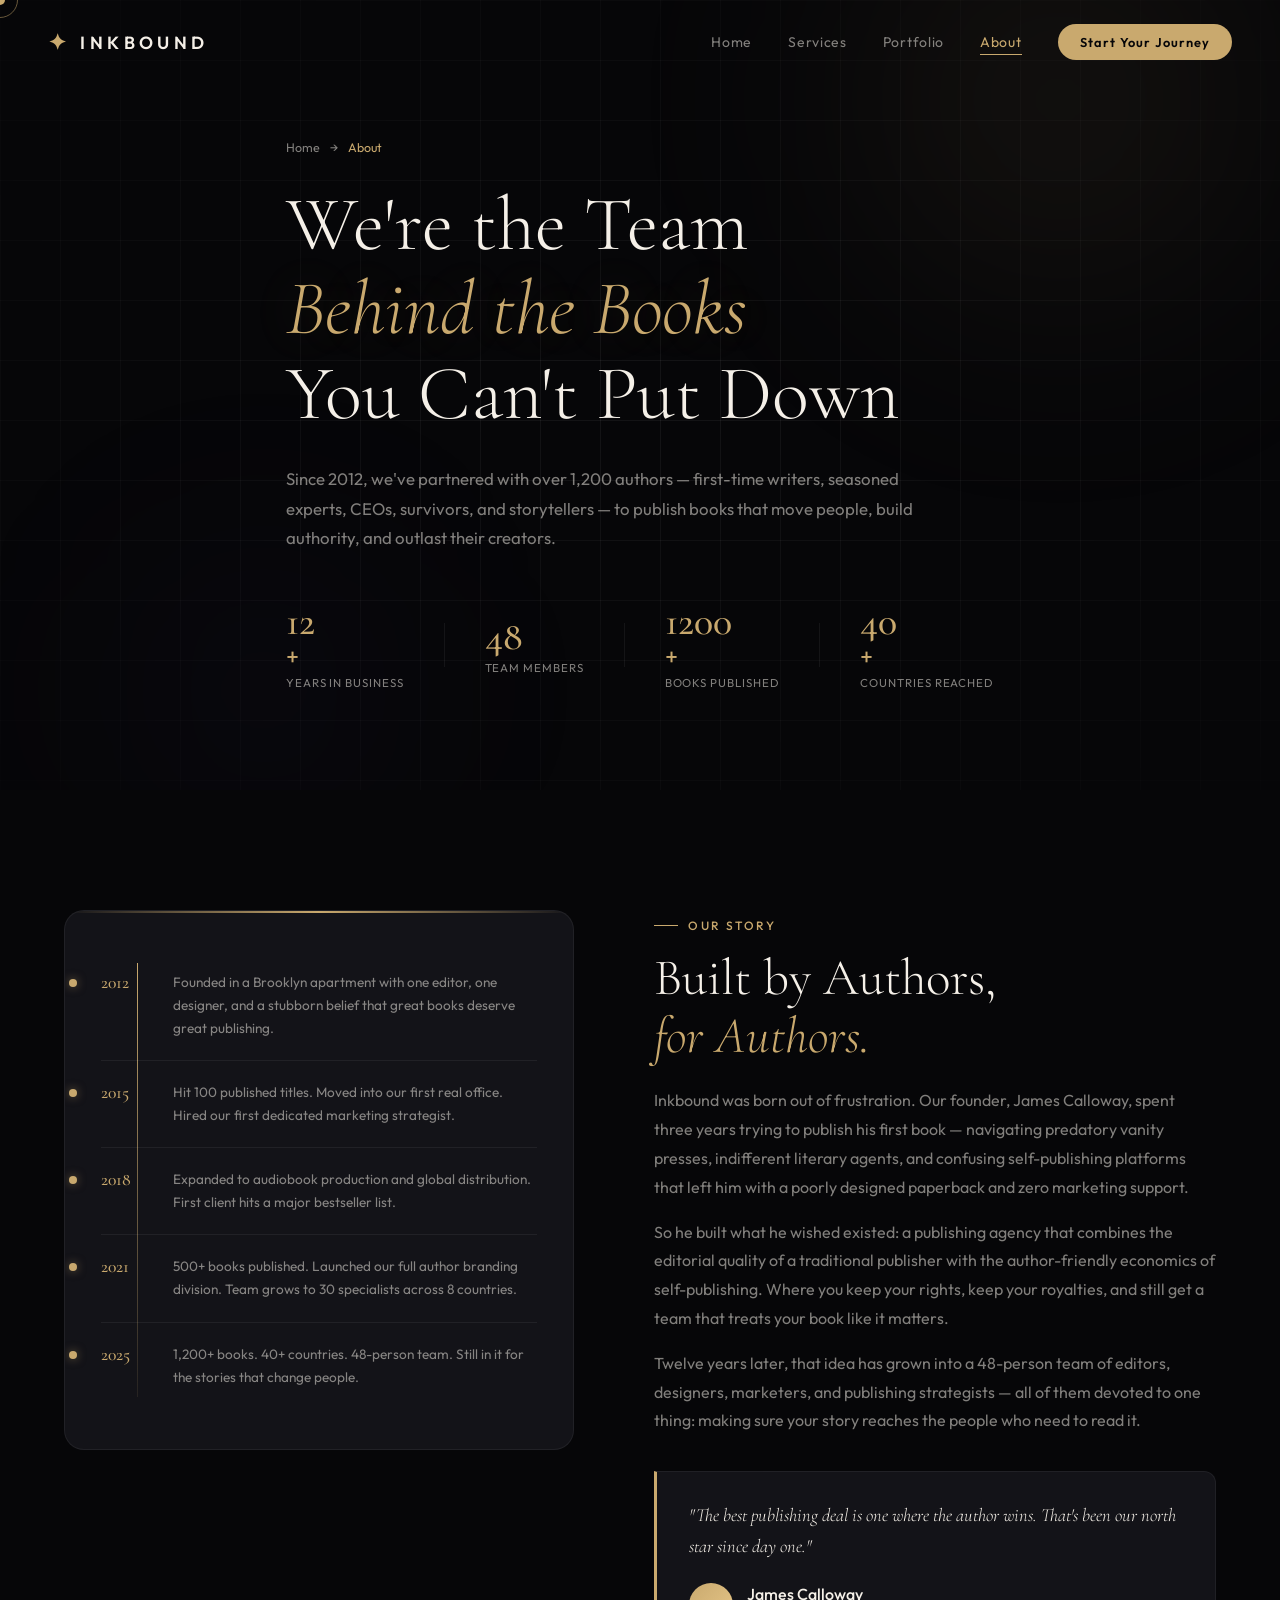
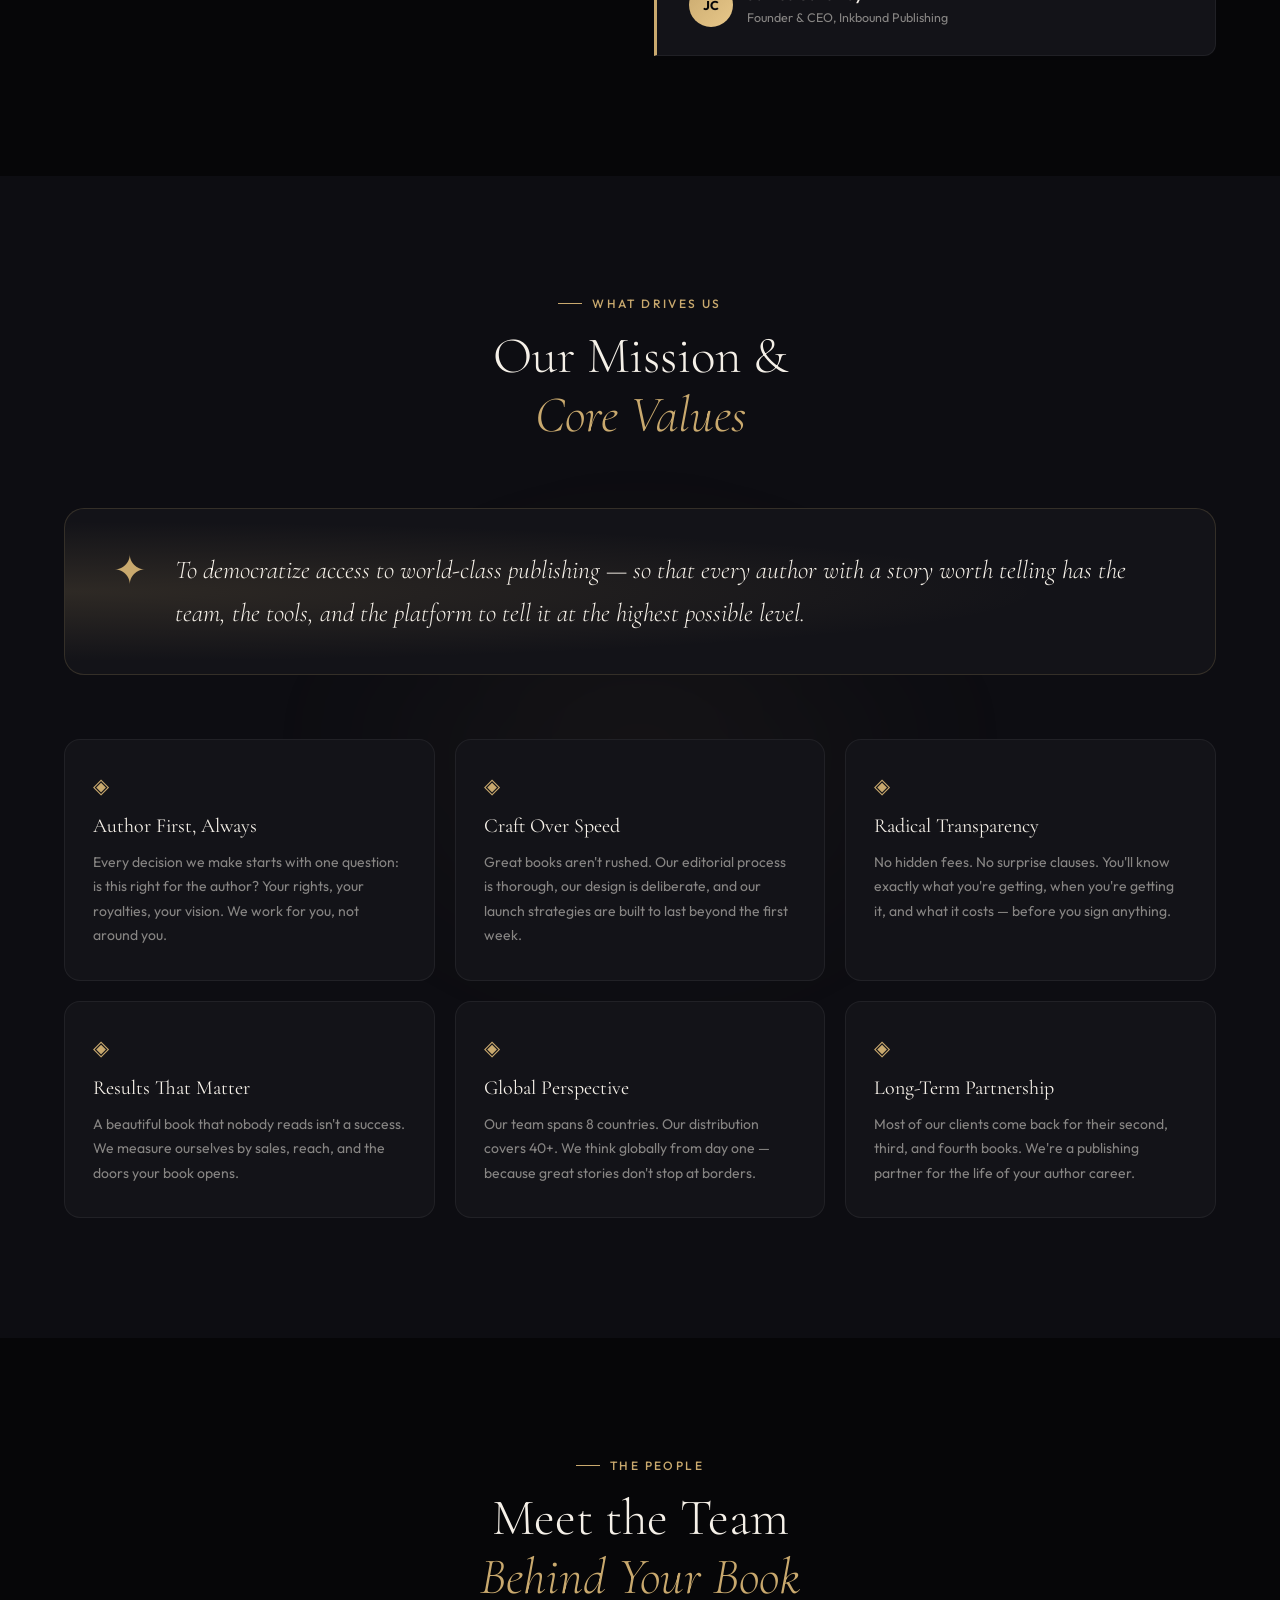
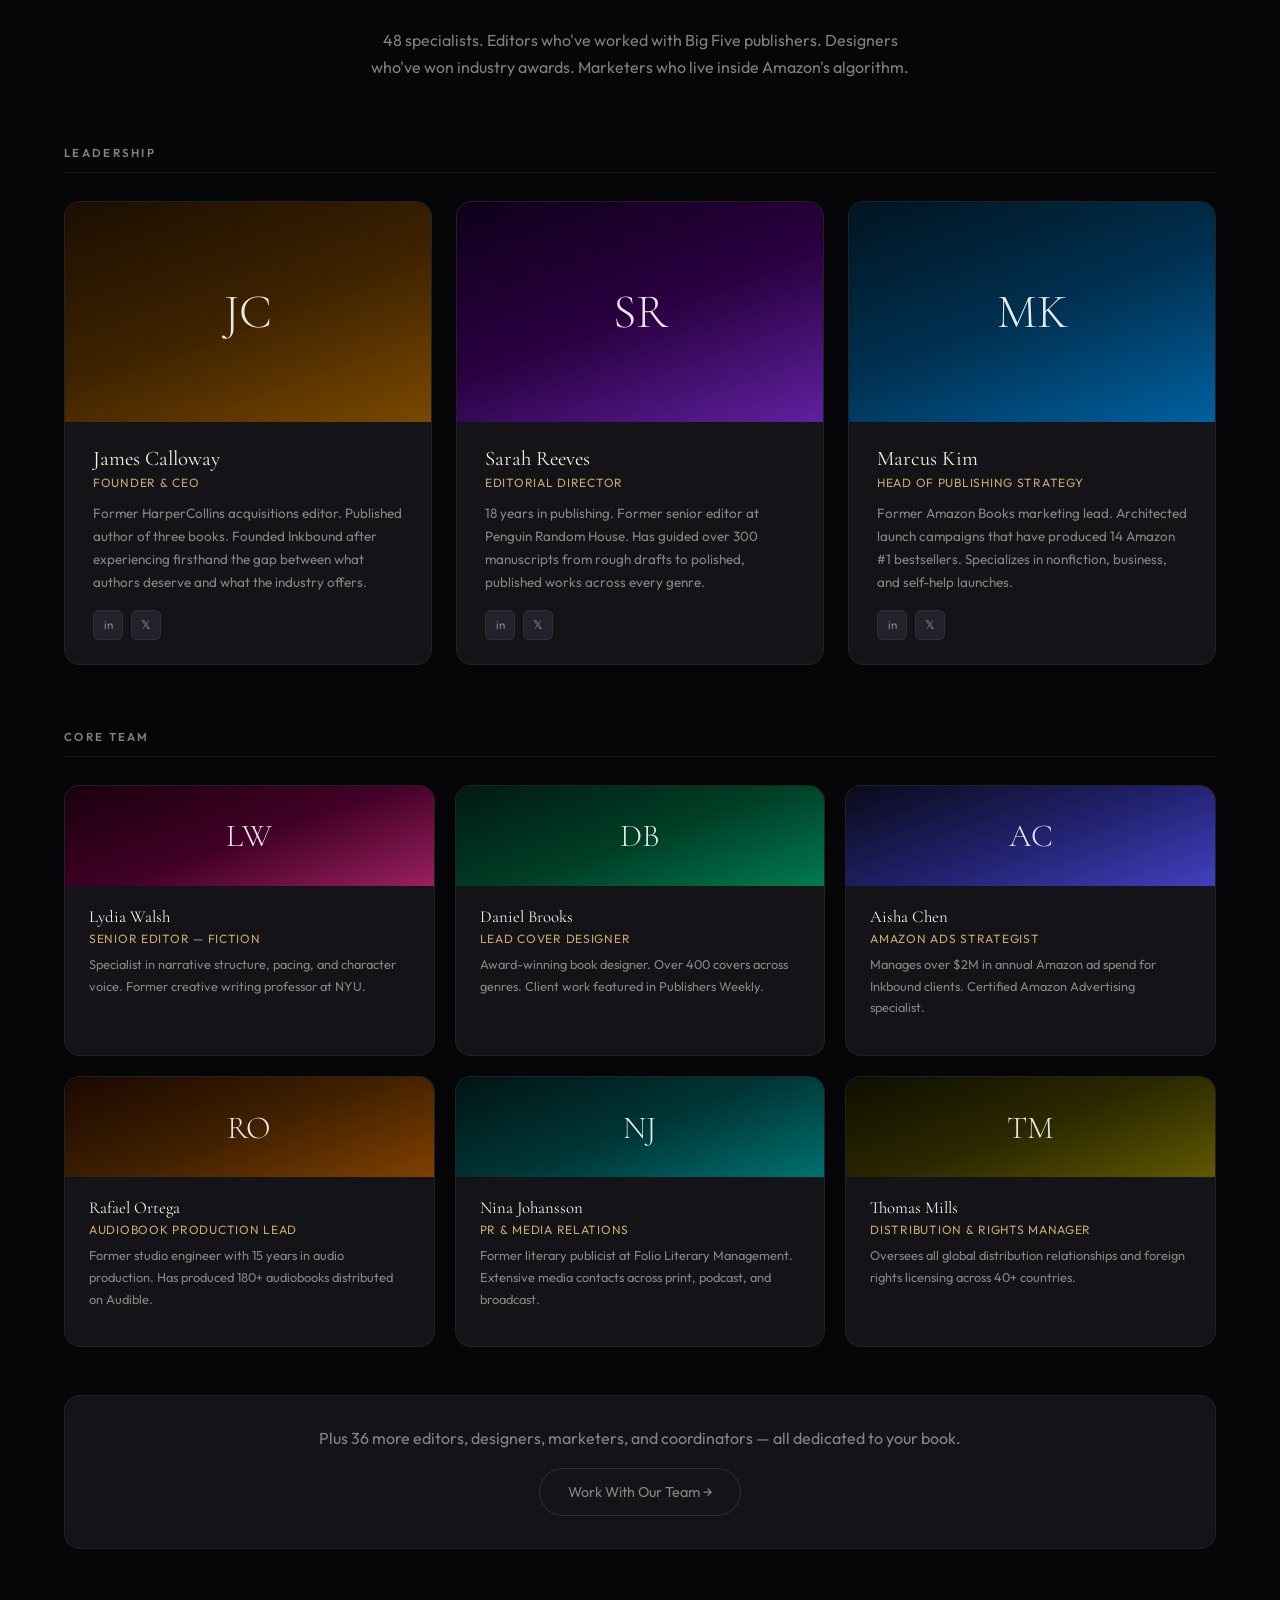
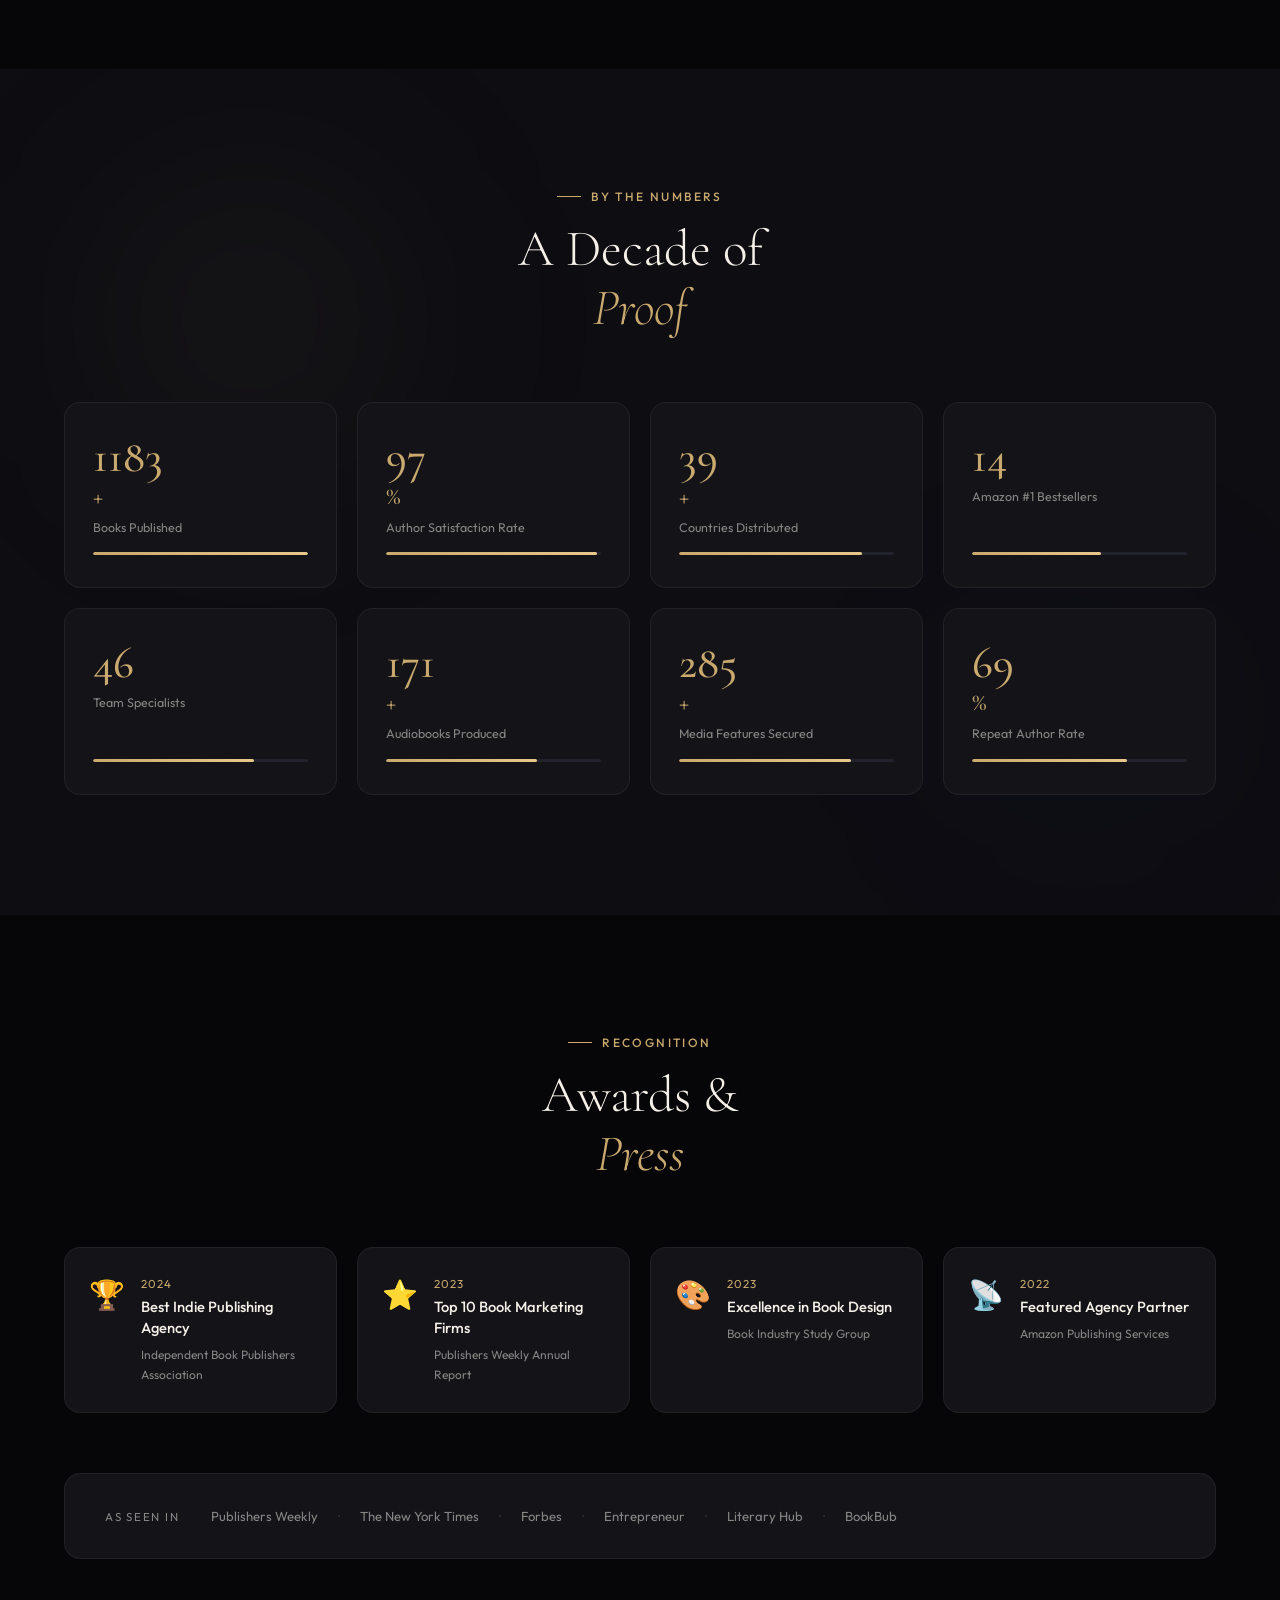
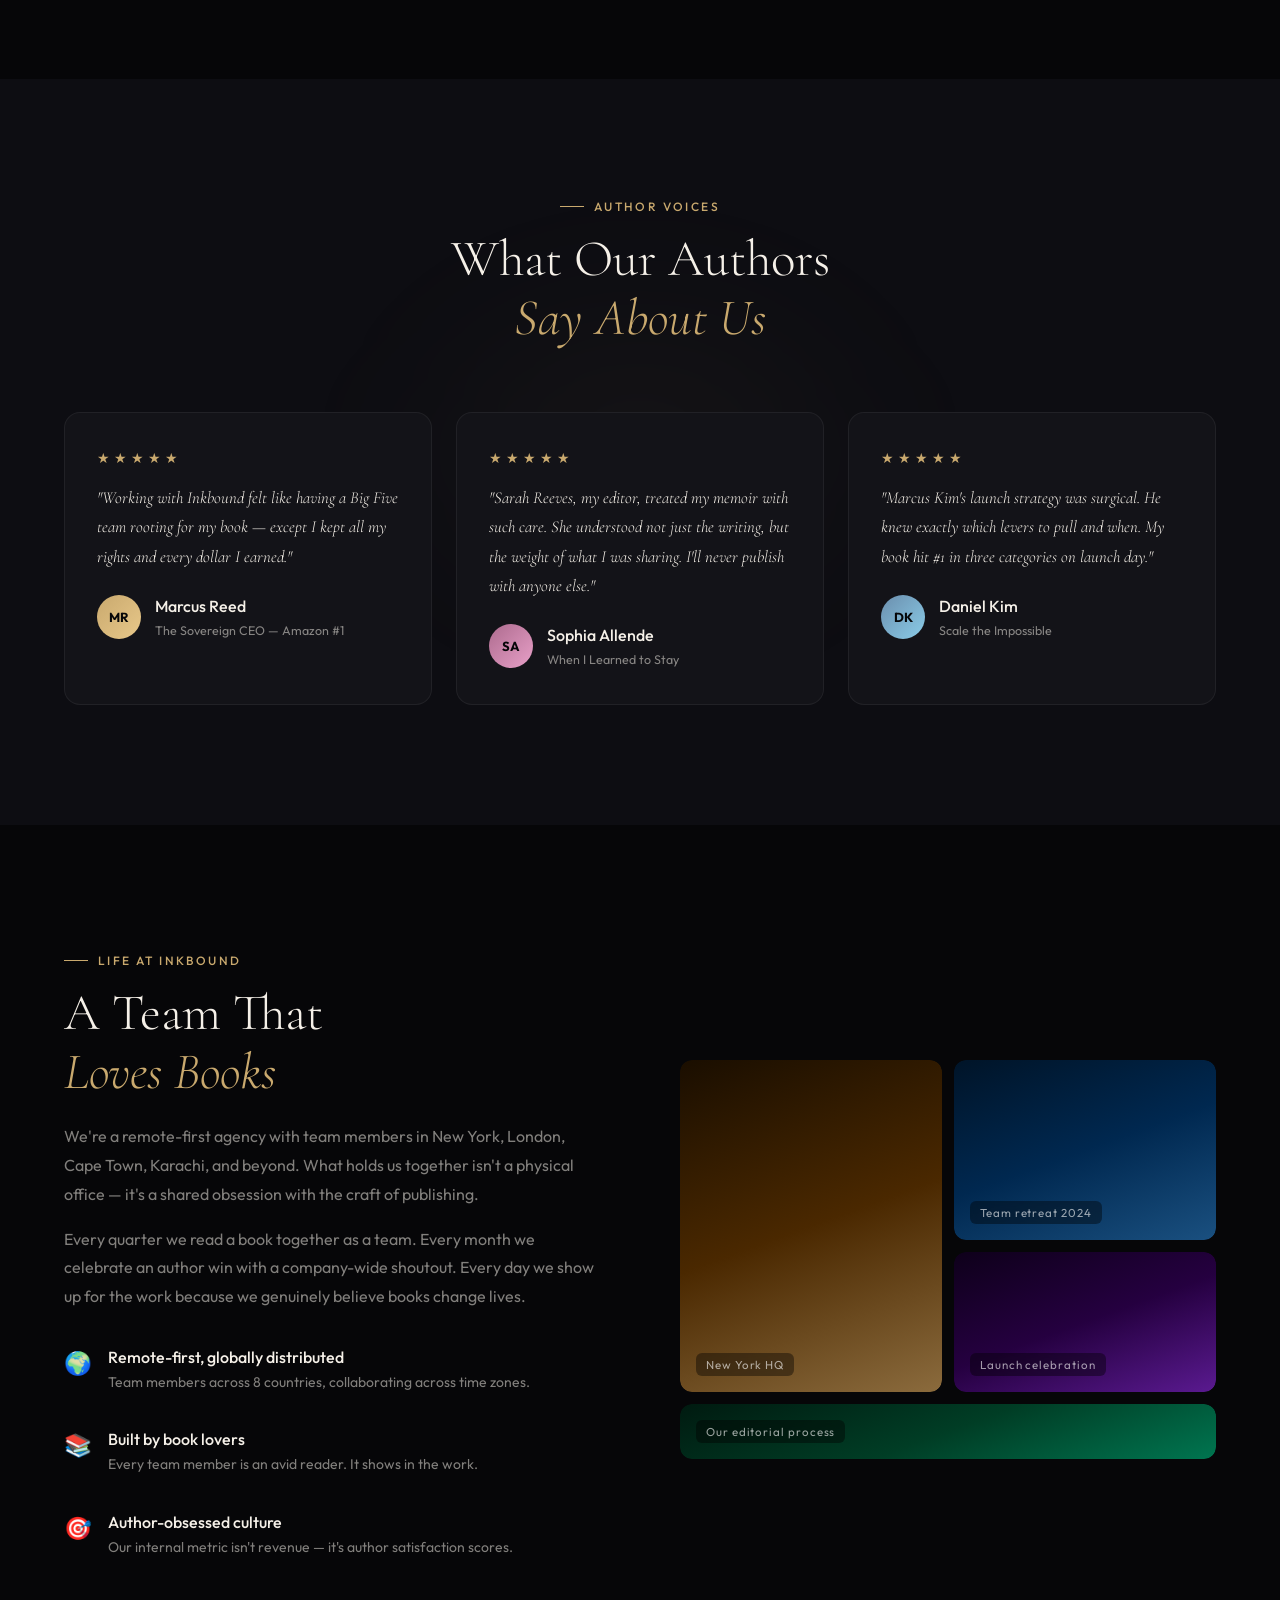
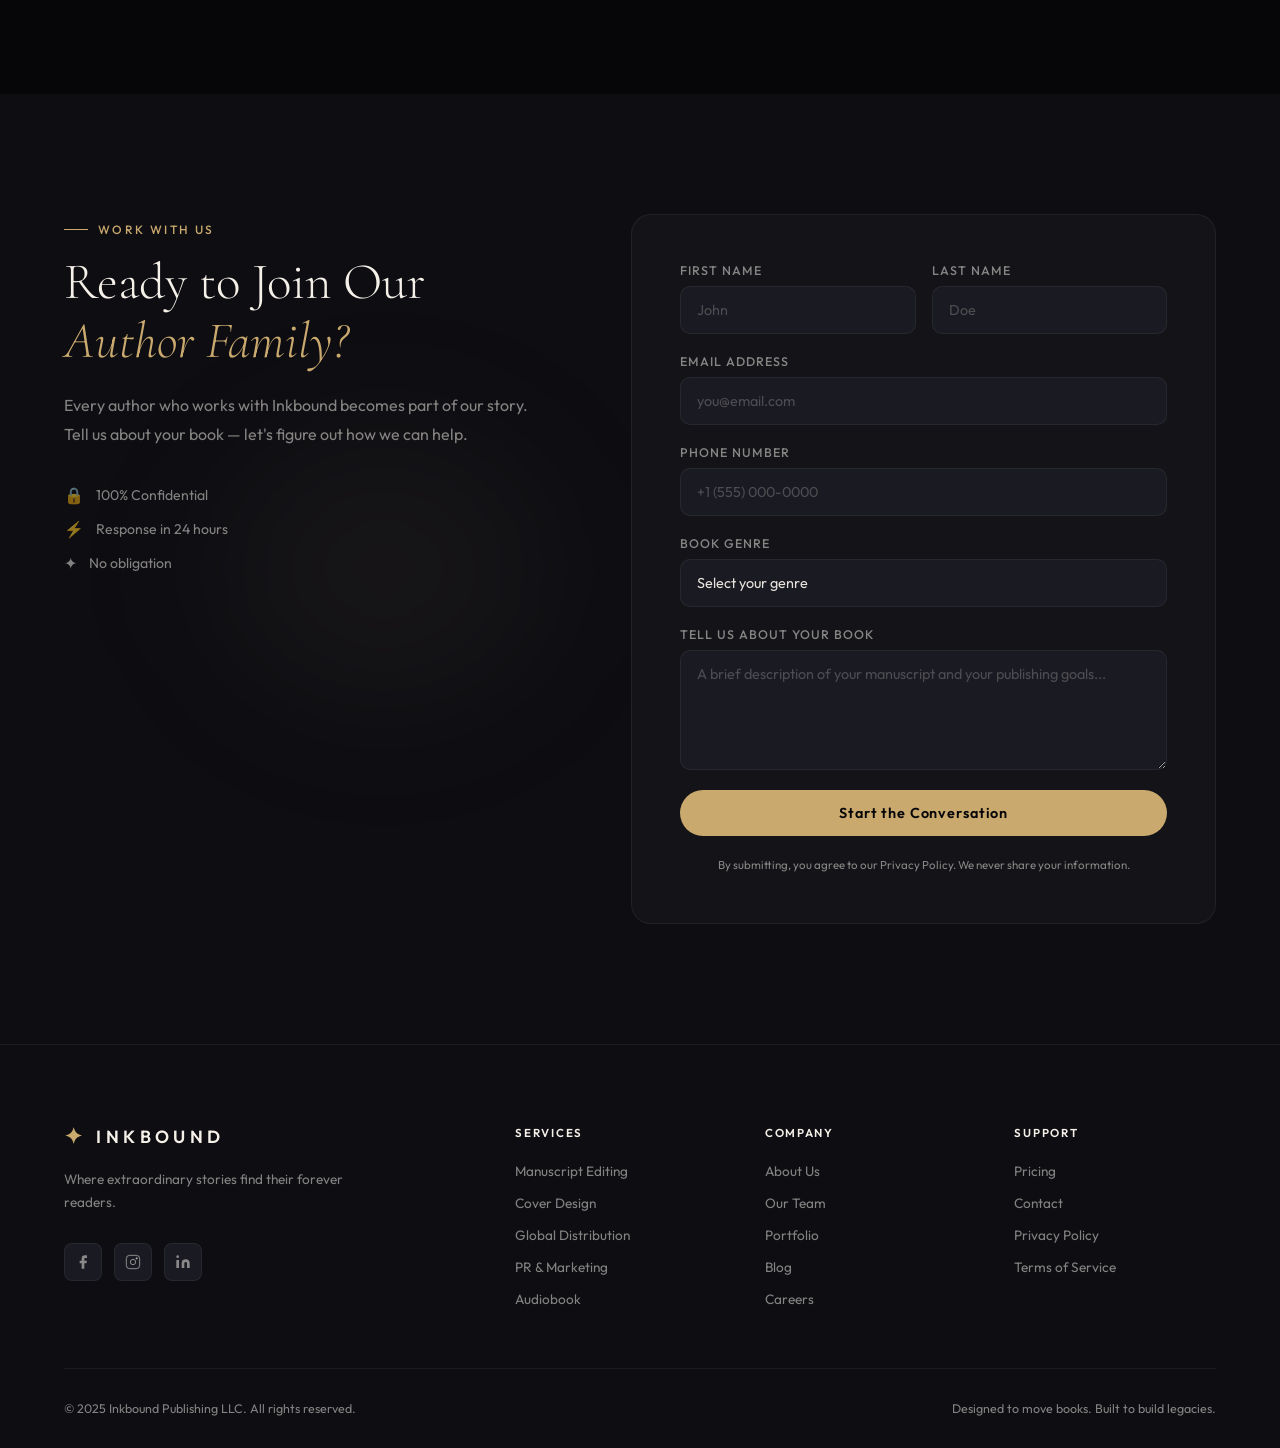
<file: about.html>
<!DOCTYPE html>
<html lang="en">
<head>
  <meta charset="UTF-8" />
  <meta name="viewport" content="width=device-width, initial-scale=1.0" />
  <meta name="description" content="About Inkbound Publishing — Our story, our team, our mission. Meet the editors, designers, and strategists behind 1,200+ published books." />
  <title>About Us | Inkbound Publishing</title>
  <link rel="preconnect" href="https://fonts.googleapis.com">
  <link rel="preconnect" href="https://fonts.gstatic.com" crossorigin>
  <link href="https://fonts.googleapis.com/css2?family=Cormorant+Garamond:ital,wght@0,300;0,400;0,500;0,600;1,300;1,400&family=Outfit:wght@300;400;500;600&family=Playfair+Display:ital,wght@0,700;1,500&display=swap" rel="stylesheet">
  <link rel="stylesheet" href="style.css" />
  <link rel="stylesheet" href="about.css" />
</head>
<body>
  <div class="cursor" id="cursor"></div>
  <div class="cursor-follower" id="cursorFollower"></div>

  <nav class="nav" id="nav">
    <a href="index.html" class="nav-logo">
      <span class="logo-mark">✦</span>
      <span class="logo-text">INKBOUND</span>
    </a>
    <div class="nav-links">
      <a href="index.html" class="nav-link">Home</a>
      <a href="services.html" class="nav-link">Services</a>
      <a href="#" class="nav-link">Portfolio</a>
      <a href="about.html" class="nav-link nav-link--active">About</a>
      <a href="#contact" class="nav-cta">Start Your Journey</a>
    </div>
    <button class="hamburger" id="hamburger" aria-label="Menu">
      <span></span><span></span><span></span>
    </button>
  </nav>

  <div class="mobile-nav" id="mobileNav">
    <button class="mobile-close" id="mobileClose">✕</button>
    <div class="mobile-nav-links">
      <a href="index.html">Home</a>
      <a href="services.html">Services</a>
      <a href="#">Portfolio</a>
      <a href="about.html">About</a>
      <a href="#contact">Contact</a>
    </div>
    <div class="mobile-nav-footer">
      <p>+1 (800) 465-2683</p>
      <p>hello@inkboundpublishing.com</p>
    </div>
  </div>

  <!-- HERO -->
  <section class="about-hero">
    <div class="ah-bg">
      <div class="ah-orb ah-o1"></div>
      <div class="ah-orb ah-o2"></div>
      <div class="ah-grid"></div>
      <div class="ah-particles" id="ahParticles"></div>
    </div>
    <div class="container">
      <div class="ah-content">
        <div class="ah-breadcrumb">
          <a href="index.html">Home</a><span>→</span><span>About</span>
        </div>
        <h1 class="ah-title">
          <span>We're the Team</span>
          <em>Behind the Books</em>
          <span>You Can't Put Down</span>
        </h1>
        <p class="ah-sub">Since 2012, we've partnered with over 1,200 authors — first-time writers, seasoned experts, CEOs, survivors, and storytellers — to publish books that move people, build authority, and outlast their creators.</p>
        <div class="ah-quick-stats">
          <div class="aqs-item">
            <span class="aqs-num" data-target="12">0</span><span class="aqs-suf">+</span>
            <span class="aqs-label">Years in business</span>
          </div>
          <div class="aqs-div"></div>
          <div class="aqs-item">
            <span class="aqs-num" data-target="48">0</span><span class="aqs-suf"></span>
            <span class="aqs-label">Team members</span>
          </div>
          <div class="aqs-div"></div>
          <div class="aqs-item">
            <span class="aqs-num" data-target="1200">0</span><span class="aqs-suf">+</span>
            <span class="aqs-label">Books published</span>
          </div>
          <div class="aqs-div"></div>
          <div class="aqs-item">
            <span class="aqs-num" data-target="40">0</span><span class="aqs-suf">+</span>
            <span class="aqs-label">Countries reached</span>
          </div>
        </div>
      </div>
    </div>
  </section>

  <!-- STORY -->
  <section class="story">
    <div class="container">
      <div class="story-grid">
        <div class="story-visual" data-reveal>
          <div class="story-frame">
            <div class="sf-year-stack">
              <div class="sy-item" data-reveal data-reveal-delay="1">
                <div class="syi-year">2012</div>
                <div class="syi-line"></div>
                <div class="syi-text">Founded in a Brooklyn apartment with one editor, one designer, and a stubborn belief that great books deserve great publishing.</div>
              </div>
              <div class="sy-item" data-reveal data-reveal-delay="2">
                <div class="syi-year">2015</div>
                <div class="syi-line"></div>
                <div class="syi-text">Hit 100 published titles. Moved into our first real office. Hired our first dedicated marketing strategist.</div>
              </div>
              <div class="sy-item" data-reveal data-reveal-delay="3">
                <div class="syi-year">2018</div>
                <div class="syi-line"></div>
                <div class="syi-text">Expanded to audiobook production and global distribution. First client hits a major bestseller list.</div>
              </div>
              <div class="sy-item" data-reveal data-reveal-delay="4">
                <div class="syi-year">2021</div>
                <div class="syi-line"></div>
                <div class="syi-text">500+ books published. Launched our full author branding division. Team grows to 30 specialists across 8 countries.</div>
              </div>
              <div class="sy-item" data-reveal data-reveal-delay="5">
                <div class="syi-year">2025</div>
                <div class="syi-line"></div>
                <div class="syi-text">1,200+ books. 40+ countries. 48-person team. Still in it for the stories that change people.</div>
              </div>
            </div>
          </div>
        </div>
        <div class="story-text" data-reveal data-reveal-delay="2">
          <div class="section-eyebrow">Our Story</div>
          <h2 class="section-title">Built by Authors,<br/><em>for Authors.</em></h2>
          <p>Inkbound was born out of frustration. Our founder, James Calloway, spent three years trying to publish his first book — navigating predatory vanity presses, indifferent literary agents, and confusing self-publishing platforms that left him with a poorly designed paperback and zero marketing support.</p>
          <p>So he built what he wished existed: a publishing agency that combines the editorial quality of a traditional publisher with the author-friendly economics of self-publishing. Where you keep your rights, keep your royalties, and still get a team that treats your book like it matters.</p>
          <p>Twelve years later, that idea has grown into a 48-person team of editors, designers, marketers, and publishing strategists — all of them devoted to one thing: making sure your story reaches the people who need to read it.</p>
          <div class="story-quote">
            <blockquote>"The best publishing deal is one where the author wins. That's been our north star since day one."</blockquote>
            <div class="sq-attr">
              <div class="sq-avatar">JC</div>
              <div>
                <strong>James Calloway</strong>
                <span>Founder & CEO, Inkbound Publishing</span>
              </div>
            </div>
          </div>
        </div>
      </div>
    </div>
  </section>

  <!-- MISSION + VALUES -->
  <section class="mission">
    <div class="mission-bg"><div class="mb-orb"></div></div>
    <div class="container">
      <div class="section-header">
        <div class="section-eyebrow">What Drives Us</div>
        <h2 class="section-title">Our Mission &<br/><em>Core Values</em></h2>
      </div>
      <div class="mission-statement" data-reveal>
        <div class="ms-mark">✦</div>
        <p>To democratize access to world-class publishing — so that every author with a story worth telling has the team, the tools, and the platform to tell it at the highest possible level.</p>
      </div>
      <div class="values-grid">
        <div class="value-card" data-reveal data-reveal-delay="1">
          <div class="vc-icon">◈</div>
          <h3>Author First, Always</h3>
          <p>Every decision we make starts with one question: is this right for the author? Your rights, your royalties, your vision. We work for you, not around you.</p>
        </div>
        <div class="value-card" data-reveal data-reveal-delay="2">
          <div class="vc-icon">◈</div>
          <h3>Craft Over Speed</h3>
          <p>Great books aren't rushed. Our editorial process is thorough, our design is deliberate, and our launch strategies are built to last beyond the first week.</p>
        </div>
        <div class="value-card" data-reveal data-reveal-delay="3">
          <div class="vc-icon">◈</div>
          <h3>Radical Transparency</h3>
          <p>No hidden fees. No surprise clauses. You'll know exactly what you're getting, when you're getting it, and what it costs — before you sign anything.</p>
        </div>
        <div class="value-card" data-reveal data-reveal-delay="4">
          <div class="vc-icon">◈</div>
          <h3>Results That Matter</h3>
          <p>A beautiful book that nobody reads isn't a success. We measure ourselves by sales, reach, and the doors your book opens.</p>
        </div>
        <div class="value-card" data-reveal data-reveal-delay="5">
          <div class="vc-icon">◈</div>
          <h3>Global Perspective</h3>
          <p>Our team spans 8 countries. Our distribution covers 40+. We think globally from day one — because great stories don't stop at borders.</p>
        </div>
        <div class="value-card" data-reveal data-reveal-delay="1">
          <div class="vc-icon">◈</div>
          <h3>Long-Term Partnership</h3>
          <p>Most of our clients come back for their second, third, and fourth books. We're a publishing partner for the life of your author career.</p>
        </div>
      </div>
    </div>
  </section>

  <!-- TEAM -->
  <section class="team" id="team">
    <div class="container">
      <div class="section-header">
        <div class="section-eyebrow">The People</div>
        <h2 class="section-title">Meet the Team<br/><em>Behind Your Book</em></h2>
        <p class="section-sub">48 specialists. Editors who've worked with Big Five publishers. Designers who've won industry awards. Marketers who live inside Amazon's algorithm.</p>
      </div>
      <div class="team-sub-label">Leadership</div>
      <div class="team-grid team-grid--leadership">
        <div class="team-card tc-featured" data-reveal>
          <div class="tc-glow"></div>
          <div class="tc-photo tp-jc">
            <div class="tcp-initials">JC</div>
            <div class="tcp-overlay"><p>"Every book is someone's life work. We treat it that way."</p></div>
          </div>
          <div class="tc-info">
            <h4>James Calloway</h4>
            <span class="tc-role">Founder & CEO</span>
            <p>Former HarperCollins acquisitions editor. Published author of three books. Founded Inkbound after experiencing firsthand the gap between what authors deserve and what the industry offers.</p>
            <div class="tc-social"><a href="#">in</a><a href="#">𝕏</a></div>
          </div>
        </div>
        <div class="team-card tc-featured" data-reveal data-reveal-delay="2">
          <div class="tc-glow"></div>
          <div class="tc-photo tp-sr">
            <div class="tcp-initials">SR</div>
            <div class="tcp-overlay"><p>"A manuscript is a promise. Our job is to help authors keep it."</p></div>
          </div>
          <div class="tc-info">
            <h4>Sarah Reeves</h4>
            <span class="tc-role">Editorial Director</span>
            <p>18 years in publishing. Former senior editor at Penguin Random House. Has guided over 300 manuscripts from rough drafts to polished, published works across every genre.</p>
            <div class="tc-social"><a href="#">in</a><a href="#">𝕏</a></div>
          </div>
        </div>
        <div class="team-card tc-featured" data-reveal data-reveal-delay="3">
          <div class="tc-glow"></div>
          <div class="tc-photo tp-mk">
            <div class="tcp-initials">MK</div>
            <div class="tcp-overlay"><p>"Marketing isn't noise — it's finding the right readers for the right book."</p></div>
          </div>
          <div class="tc-info">
            <h4>Marcus Kim</h4>
            <span class="tc-role">Head of Publishing Strategy</span>
            <p>Former Amazon Books marketing lead. Architected launch campaigns that have produced 14 Amazon #1 bestsellers. Specializes in nonfiction, business, and self-help launches.</p>
            <div class="tc-social"><a href="#">in</a><a href="#">𝕏</a></div>
          </div>
        </div>
      </div>

      <div class="team-sub-label" style="margin-top:64px">Core Team</div>
      <div class="team-grid team-grid--core">
        <div class="team-card" data-reveal data-reveal-delay="1">
          <div class="tc-glow"></div>
          <div class="tc-photo-sm tp-lw"><div class="tcp-initials">LW</div></div>
          <div class="tc-info">
            <h4>Lydia Walsh</h4>
            <span class="tc-role">Senior Editor — Fiction</span>
            <p>Specialist in narrative structure, pacing, and character voice. Former creative writing professor at NYU.</p>
          </div>
        </div>
        <div class="team-card" data-reveal data-reveal-delay="2">
          <div class="tc-glow"></div>
          <div class="tc-photo-sm tp-db"><div class="tcp-initials">DB</div></div>
          <div class="tc-info">
            <h4>Daniel Brooks</h4>
            <span class="tc-role">Lead Cover Designer</span>
            <p>Award-winning book designer. Over 400 covers across genres. Client work featured in Publishers Weekly.</p>
          </div>
        </div>
        <div class="team-card" data-reveal data-reveal-delay="3">
          <div class="tc-glow"></div>
          <div class="tc-photo-sm tp-ac"><div class="tcp-initials">AC</div></div>
          <div class="tc-info">
            <h4>Aisha Chen</h4>
            <span class="tc-role">Amazon Ads Strategist</span>
            <p>Manages over $2M in annual Amazon ad spend for Inkbound clients. Certified Amazon Advertising specialist.</p>
          </div>
        </div>
        <div class="team-card" data-reveal data-reveal-delay="4">
          <div class="tc-glow"></div>
          <div class="tc-photo-sm tp-ro"><div class="tcp-initials">RO</div></div>
          <div class="tc-info">
            <h4>Rafael Ortega</h4>
            <span class="tc-role">Audiobook Production Lead</span>
            <p>Former studio engineer with 15 years in audio production. Has produced 180+ audiobooks distributed on Audible.</p>
          </div>
        </div>
        <div class="team-card" data-reveal data-reveal-delay="1">
          <div class="tc-glow"></div>
          <div class="tc-photo-sm tp-nj"><div class="tcp-initials">NJ</div></div>
          <div class="tc-info">
            <h4>Nina Johansson</h4>
            <span class="tc-role">PR & Media Relations</span>
            <p>Former literary publicist at Folio Literary Management. Extensive media contacts across print, podcast, and broadcast.</p>
          </div>
        </div>
        <div class="team-card" data-reveal data-reveal-delay="2">
          <div class="tc-glow"></div>
          <div class="tc-photo-sm tp-tm"><div class="tcp-initials">TM</div></div>
          <div class="tc-info">
            <h4>Thomas Mills</h4>
            <span class="tc-role">Distribution & Rights Manager</span>
            <p>Oversees all global distribution relationships and foreign rights licensing across 40+ countries.</p>
          </div>
        </div>
      </div>
      <div class="team-cta" data-reveal>
        <p>Plus 36 more editors, designers, marketers, and coordinators — all dedicated to your book.</p>
        <a href="#contact" class="btn-ghost"><span>Work With Our Team →</span></a>
      </div>
    </div>
  </section>

  <!-- BY THE NUMBERS -->
  <section class="numbers">
    <div class="numbers-bg">
      <div class="nb-orb nb-o1"></div>
      <div class="nb-orb nb-o2"></div>
    </div>
    <div class="container">
      <div class="section-header">
        <div class="section-eyebrow">By the Numbers</div>
        <h2 class="section-title">A Decade of<br/><em>Proof</em></h2>
      </div>
      <div class="numbers-grid">
        <div class="num-card" data-reveal data-reveal-delay="1">
          <div class="nc-num" data-target="1200">0</div><div class="nc-suf">+</div>
          <div class="nc-label">Books Published</div>
          <div class="nc-bar"><div class="nc-fill" style="--w:100%"></div></div>
        </div>
        <div class="num-card" data-reveal data-reveal-delay="2">
          <div class="nc-num" data-target="98">0</div><div class="nc-suf">%</div>
          <div class="nc-label">Author Satisfaction Rate</div>
          <div class="nc-bar"><div class="nc-fill" style="--w:98%"></div></div>
        </div>
        <div class="num-card" data-reveal data-reveal-delay="3">
          <div class="nc-num" data-target="40">0</div><div class="nc-suf">+</div>
          <div class="nc-label">Countries Distributed</div>
          <div class="nc-bar"><div class="nc-fill" style="--w:85%"></div></div>
        </div>
        <div class="num-card" data-reveal data-reveal-delay="4">
          <div class="nc-num" data-target="14">0</div><div class="nc-suf"></div>
          <div class="nc-label">Amazon #1 Bestsellers</div>
          <div class="nc-bar"><div class="nc-fill" style="--w:60%"></div></div>
        </div>
        <div class="num-card" data-reveal data-reveal-delay="1">
          <div class="nc-num" data-target="48">0</div><div class="nc-suf"></div>
          <div class="nc-label">Team Specialists</div>
          <div class="nc-bar"><div class="nc-fill" style="--w:75%"></div></div>
        </div>
        <div class="num-card" data-reveal data-reveal-delay="2">
          <div class="nc-num" data-target="180">0</div><div class="nc-suf">+</div>
          <div class="nc-label">Audiobooks Produced</div>
          <div class="nc-bar"><div class="nc-fill" style="--w:70%"></div></div>
        </div>
        <div class="num-card" data-reveal data-reveal-delay="3">
          <div class="nc-num" data-target="300">0</div><div class="nc-suf">+</div>
          <div class="nc-label">Media Features Secured</div>
          <div class="nc-bar"><div class="nc-fill" style="--w:80%"></div></div>
        </div>
        <div class="num-card" data-reveal data-reveal-delay="4">
          <div class="nc-num" data-target="72">0</div><div class="nc-suf">%</div>
          <div class="nc-label">Repeat Author Rate</div>
          <div class="nc-bar"><div class="nc-fill" style="--w:72%"></div></div>
        </div>
      </div>
    </div>
  </section>

  <!-- AWARDS -->
  <section class="awards">
    <div class="container">
      <div class="section-header">
        <div class="section-eyebrow">Recognition</div>
        <h2 class="section-title">Awards &<br/><em>Press</em></h2>
      </div>
      <div class="awards-grid">
        <div class="award-card" data-reveal data-reveal-delay="1">
          <div class="awc-icon">🏆</div>
          <div class="awc-info">
            <div class="awc-year">2024</div>
            <h5>Best Indie Publishing Agency</h5>
            <span>Independent Book Publishers Association</span>
          </div>
        </div>
        <div class="award-card" data-reveal data-reveal-delay="2">
          <div class="awc-icon">⭐</div>
          <div class="awc-info">
            <div class="awc-year">2023</div>
            <h5>Top 10 Book Marketing Firms</h5>
            <span>Publishers Weekly Annual Report</span>
          </div>
        </div>
        <div class="award-card" data-reveal data-reveal-delay="3">
          <div class="awc-icon">🎨</div>
          <div class="awc-info">
            <div class="awc-year">2023</div>
            <h5>Excellence in Book Design</h5>
            <span>Book Industry Study Group</span>
          </div>
        </div>
        <div class="award-card" data-reveal data-reveal-delay="4">
          <div class="awc-icon">📡</div>
          <div class="awc-info">
            <div class="awc-year">2022</div>
            <h5>Featured Agency Partner</h5>
            <span>Amazon Publishing Services</span>
          </div>
        </div>
      </div>
      <div class="press-strip" data-reveal>
        <div class="ps-label">As seen in</div>
        <div class="ps-logos">
          <div class="psl-item">Publishers Weekly</div>
          <div class="psl-dot">·</div>
          <div class="psl-item">The New York Times</div>
          <div class="psl-dot">·</div>
          <div class="psl-item">Forbes</div>
          <div class="psl-dot">·</div>
          <div class="psl-item">Entrepreneur</div>
          <div class="psl-dot">·</div>
          <div class="psl-item">Literary Hub</div>
          <div class="psl-dot">·</div>
          <div class="psl-item">BookBub</div>
        </div>
      </div>
    </div>
  </section>

  <!-- TESTIMONIALS -->
  <section class="about-testimonials">
    <div class="at-bg"><div class="at-orb"></div></div>
    <div class="container">
      <div class="section-header">
        <div class="section-eyebrow">Author Voices</div>
        <h2 class="section-title">What Our Authors<br/><em>Say About Us</em></h2>
      </div>
      <div class="at-grid">
        <div class="at-card" data-reveal data-reveal-delay="1">
          <div class="atc-stars">★★★★★</div>
          <blockquote>"Working with Inkbound felt like having a Big Five team rooting for my book — except I kept all my rights and every dollar I earned."</blockquote>
          <div class="atc-author">
            <div class="atc-avatar av-1">MR</div>
            <div><strong>Marcus Reed</strong><span>The Sovereign CEO — Amazon #1</span></div>
          </div>
        </div>
        <div class="at-card" data-reveal data-reveal-delay="2">
          <div class="atc-stars">★★★★★</div>
          <blockquote>"Sarah Reeves, my editor, treated my memoir with such care. She understood not just the writing, but the weight of what I was sharing. I'll never publish with anyone else."</blockquote>
          <div class="atc-author">
            <div class="atc-avatar av-2">SA</div>
            <div><strong>Sophia Allende</strong><span>When I Learned to Stay</span></div>
          </div>
        </div>
        <div class="at-card" data-reveal data-reveal-delay="3">
          <div class="atc-stars">★★★★★</div>
          <blockquote>"Marcus Kim's launch strategy was surgical. He knew exactly which levers to pull and when. My book hit #1 in three categories on launch day."</blockquote>
          <div class="atc-author">
            <div class="atc-avatar av-3">DK</div>
            <div><strong>Daniel Kim</strong><span>Scale the Impossible</span></div>
          </div>
        </div>
      </div>
    </div>
  </section>

  <!-- CULTURE -->
  <section class="culture">
    <div class="container">
      <div class="culture-grid">
        <div class="culture-text" data-reveal>
          <div class="section-eyebrow">Life at Inkbound</div>
          <h2 class="section-title">A Team That<br/><em>Loves Books</em></h2>
          <p>We're a remote-first agency with team members in New York, London, Cape Town, Karachi, and beyond. What holds us together isn't a physical office — it's a shared obsession with the craft of publishing.</p>
          <p>Every quarter we read a book together as a team. Every month we celebrate an author win with a company-wide shoutout. Every day we show up for the work because we genuinely believe books change lives.</p>
          <div class="culture-perks">
            <div class="cp-item">
              <span class="cp-icon">🌍</span>
              <div><strong>Remote-first, globally distributed</strong><p>Team members across 8 countries, collaborating across time zones.</p></div>
            </div>
            <div class="cp-item">
              <span class="cp-icon">📚</span>
              <div><strong>Built by book lovers</strong><p>Every team member is an avid reader. It shows in the work.</p></div>
            </div>
            <div class="cp-item">
              <span class="cp-icon">🎯</span>
              <div><strong>Author-obsessed culture</strong><p>Our internal metric isn't revenue — it's author satisfaction scores.</p></div>
            </div>
          </div>
        </div>
        <div class="culture-visual" data-reveal data-reveal-delay="2">
          <div class="cv-mosaic">
            <div class="cvm-item cvm-large">
              <div class="cvmi-inner cvmi-1"><span class="cvmi-label">New York HQ</span></div>
            </div>
            <div class="cvm-item">
              <div class="cvmi-inner cvmi-2"><span class="cvmi-label">Team retreat 2024</span></div>
            </div>
            <div class="cvm-item">
              <div class="cvmi-inner cvmi-3"><span class="cvmi-label">Launch celebration</span></div>
            </div>
            <div class="cvm-item cvm-wide">
              <div class="cvmi-inner cvmi-4"><span class="cvmi-label">Our editorial process</span></div>
            </div>
          </div>
        </div>
      </div>
    </div>
  </section>

  <!-- CTA + CONTACT -->
  <section class="about-cta" id="contact">
    <div class="acta-bg"><div class="acta-glow"></div></div>
    <div class="container">
      <div class="about-cta-grid">
        <div class="acta-text" data-reveal>
          <div class="section-eyebrow">Work With Us</div>
          <h2 class="section-title">Ready to Join Our<br/><em>Author Family?</em></h2>
          <p>Every author who works with Inkbound becomes part of our story. Tell us about your book — let's figure out how we can help.</p>
          <div class="acta-trust">
            <div class="att-item"><span class="att-icon">🔒</span><span>100% Confidential</span></div>
            <div class="att-item"><span class="att-icon">⚡</span><span>Response in 24 hours</span></div>
            <div class="att-item"><span class="att-icon">✦</span><span>No obligation</span></div>
          </div>
        </div>
        <div class="contact-form-wrap" data-reveal data-reveal-delay="2">
          <form class="contact-form" id="contactForm" novalidate>
            <div class="form-row">
              <div class="form-group">
                <label for="fname">First Name</label>
                <input type="text" id="fname" placeholder="John" required />
              </div>
              <div class="form-group">
                <label for="lname">Last Name</label>
                <input type="text" id="lname" placeholder="Doe" required />
              </div>
            </div>
            <div class="form-group">
              <label for="email">Email Address</label>
              <input type="email" id="email" placeholder="you@email.com" required />
            </div>
            <div class="form-group">
              <label for="phone">Phone Number</label>
              <input type="tel" id="phone" placeholder="+1 (555) 000-0000" />
            </div>
            <div class="form-group">
              <label for="genre">Book Genre</label>
              <select id="genre">
                <option value="">Select your genre</option>
                <option>Business & Leadership</option>
                <option>Memoir & Biography</option>
                <option>Self-Help & Wellness</option>
                <option>Fiction & Thriller</option>
                <option>Spiritual & Faith</option>
                <option>Children's Book</option>
                <option>Other</option>
              </select>
            </div>
            <div class="form-group">
              <label for="message">Tell Us About Your Book</label>
              <textarea id="message" rows="4" placeholder="A brief description of your manuscript and your publishing goals..."></textarea>
            </div>
            <button type="submit" class="btn-primary btn-full">
              <span>Start the Conversation</span>
              <div class="btn-shine"></div>
            </button>
            <p class="form-disclaimer">By submitting, you agree to our Privacy Policy. We never share your information.</p>
          </form>
          <div class="form-success" id="formSuccess">
            <div class="success-icon">✦</div>
            <h3>Welcome to the Family!</h3>
            <p>A publishing consultant will reach out within 24 hours.</p>
          </div>
        </div>
      </div>
    </div>
  </section>

  <!-- FOOTER -->
  <footer class="footer">
    <div class="container">
      <div class="footer-top">
        <div class="footer-brand">
          <a href="index.html" class="nav-logo"><span class="logo-mark">✦</span><span class="logo-text">INKBOUND</span></a>
          <p>Where extraordinary stories find their forever readers.</p>
          <div class="footer-social">
            <a href="#" aria-label="Facebook"><svg viewBox="0 0 24 24" fill="currentColor"><path d="M18 2h-3a5 5 0 00-5 5v3H7v4h3v8h4v-8h3l1-4h-4V7a1 1 0 011-1h3z"/></svg></a>
            <a href="#" aria-label="Instagram"><svg viewBox="0 0 24 24" fill="none" stroke="currentColor" stroke-width="1.5"><rect x="2" y="2" width="20" height="20" rx="5"/><circle cx="12" cy="12" r="4"/><circle cx="17.5" cy="6.5" r="1" fill="currentColor"/></svg></a>
            <a href="#" aria-label="LinkedIn"><svg viewBox="0 0 24 24" fill="currentColor"><path d="M16 8a6 6 0 016 6v7h-4v-7a2 2 0 00-2-2 2 2 0 00-2 2v7h-4v-7a6 6 0 016-6zM2 9h4v12H2z"/><circle cx="4" cy="4" r="2"/></svg></a>
          </div>
        </div>
        <div class="footer-links">
          <h4>Services</h4>
          <ul>
            <li><a href="services.html#editing">Manuscript Editing</a></li>
            <li><a href="services.html#design">Cover Design</a></li>
            <li><a href="services.html#distribution">Global Distribution</a></li>
            <li><a href="services.html#marketing">PR & Marketing</a></li>
            <li><a href="services.html#audiobook">Audiobook</a></li>
          </ul>
        </div>
        <div class="footer-links">
          <h4>Company</h4>
          <ul>
            <li><a href="about.html">About Us</a></li>
            <li><a href="about.html#team">Our Team</a></li>
            <li><a href="#">Portfolio</a></li>
            <li><a href="#">Blog</a></li>
            <li><a href="#">Careers</a></li>
          </ul>
        </div>
        <div class="footer-links">
          <h4>Support</h4>
          <ul>
            <li><a href="services.html#packages">Pricing</a></li>
            <li><a href="#contact">Contact</a></li>
            <li><a href="#">Privacy Policy</a></li>
            <li><a href="#">Terms of Service</a></li>
          </ul>
        </div>
      </div>
      <div class="footer-bottom">
        <p>© 2025 Inkbound Publishing LLC. All rights reserved.</p>
        <p>Designed to move books. Built to build legacies.</p>
      </div>
    </div>
  </footer>

  <button class="back-top" id="backTop" aria-label="Back to top">↑</button>
  <script src="main.js"></script>
  <script src="about.js"></script>
</body>
</html>
</file>
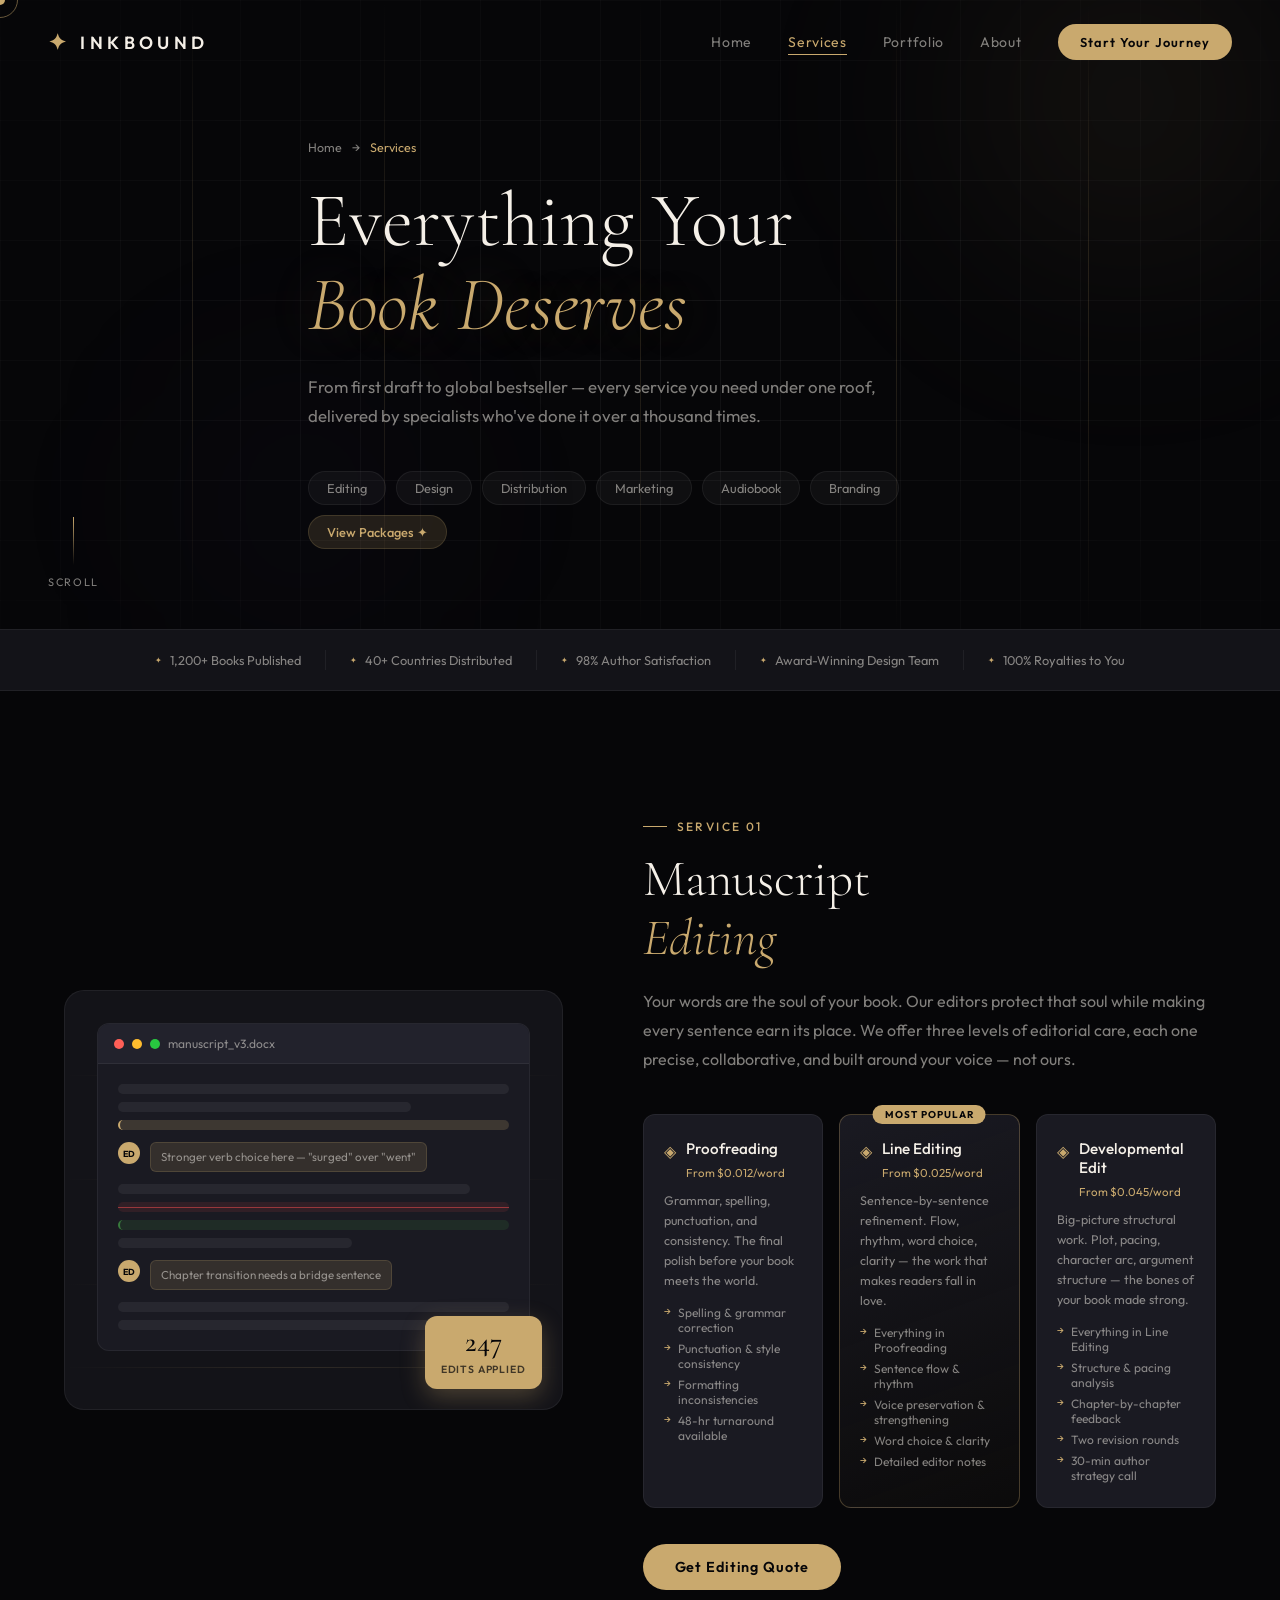
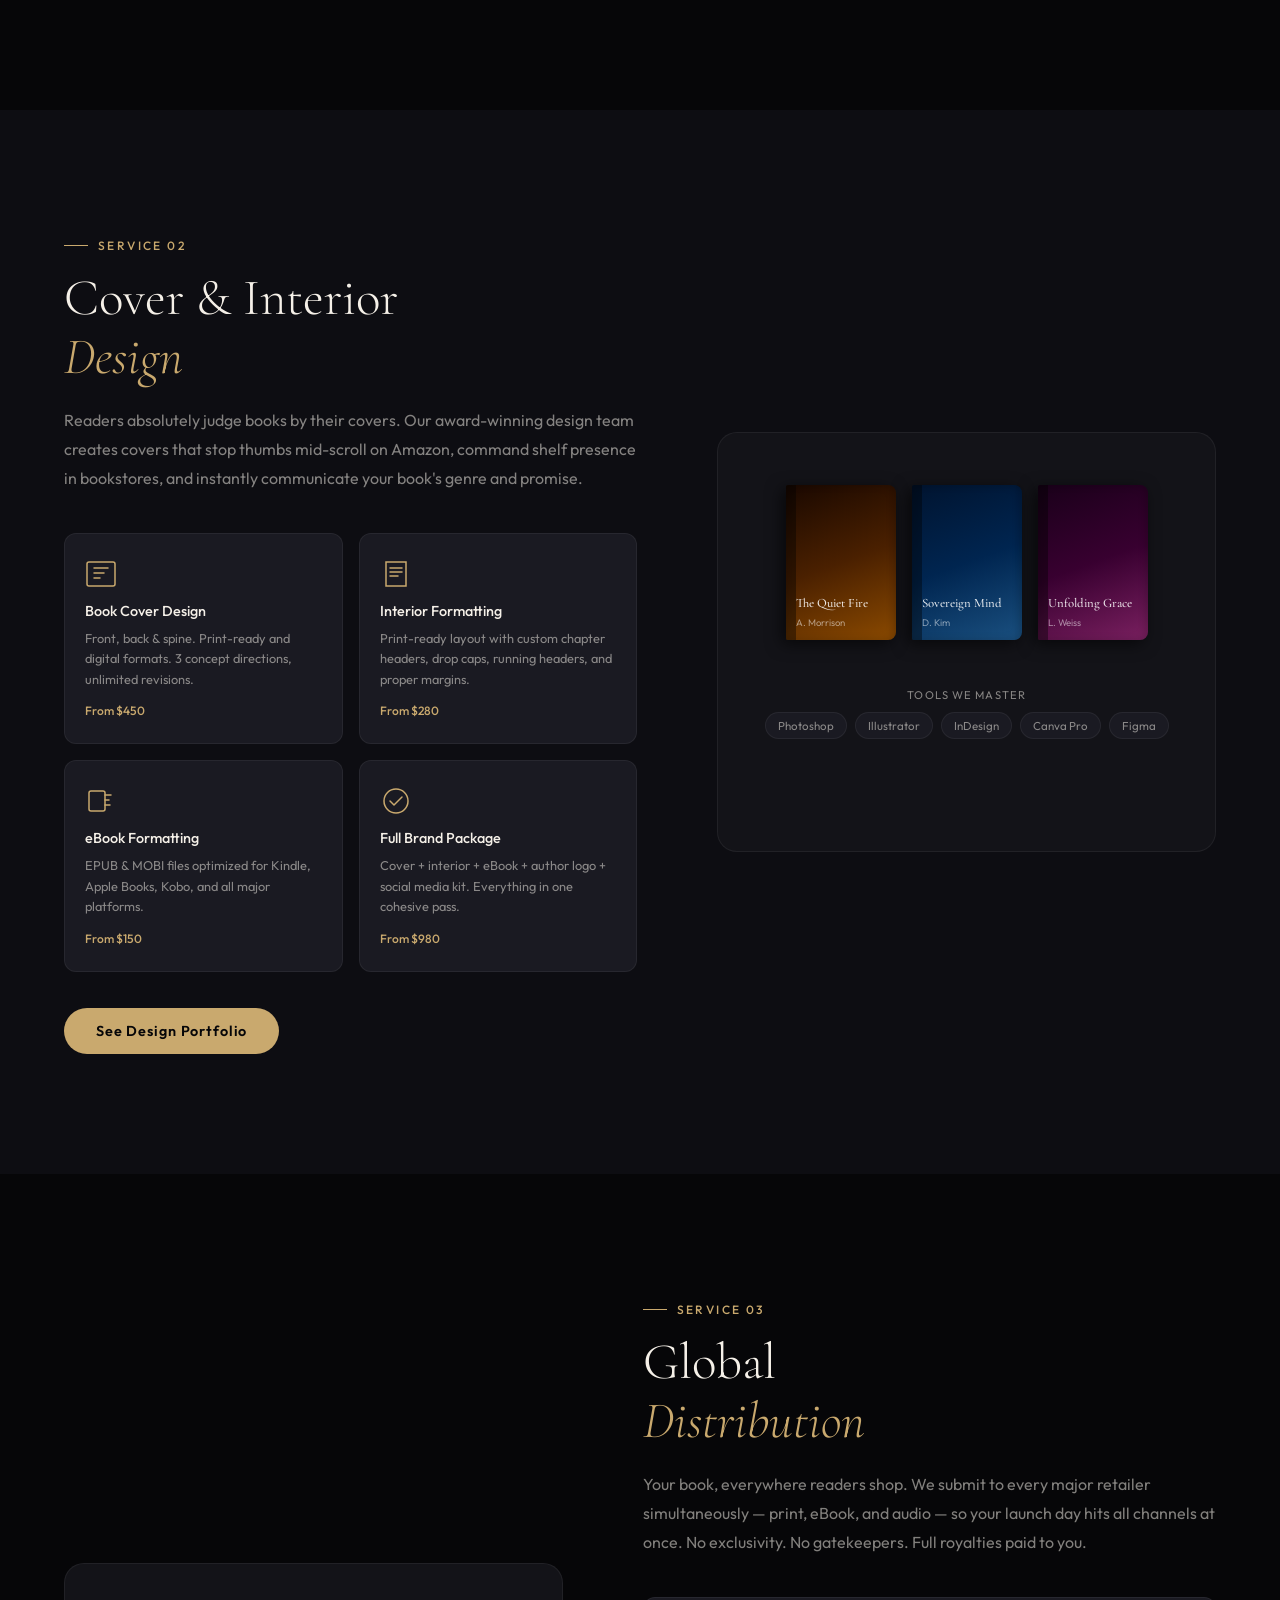
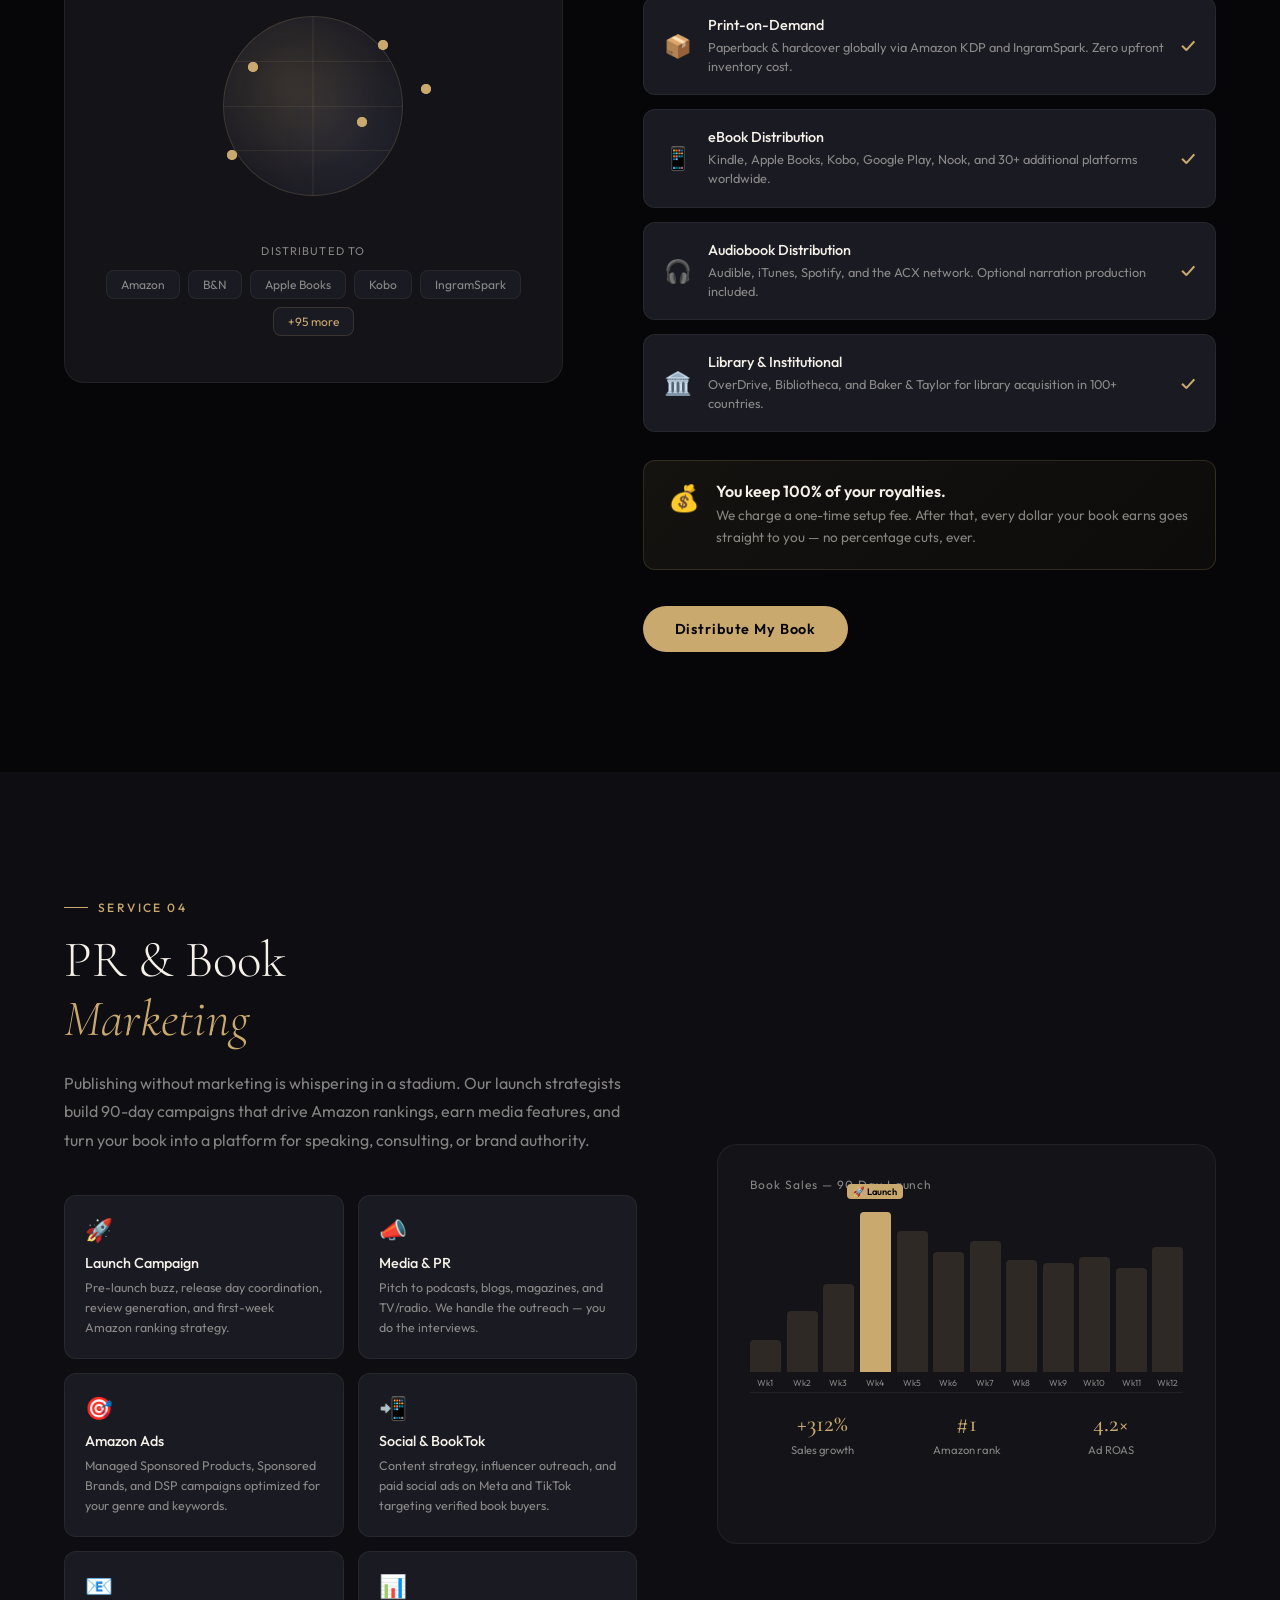
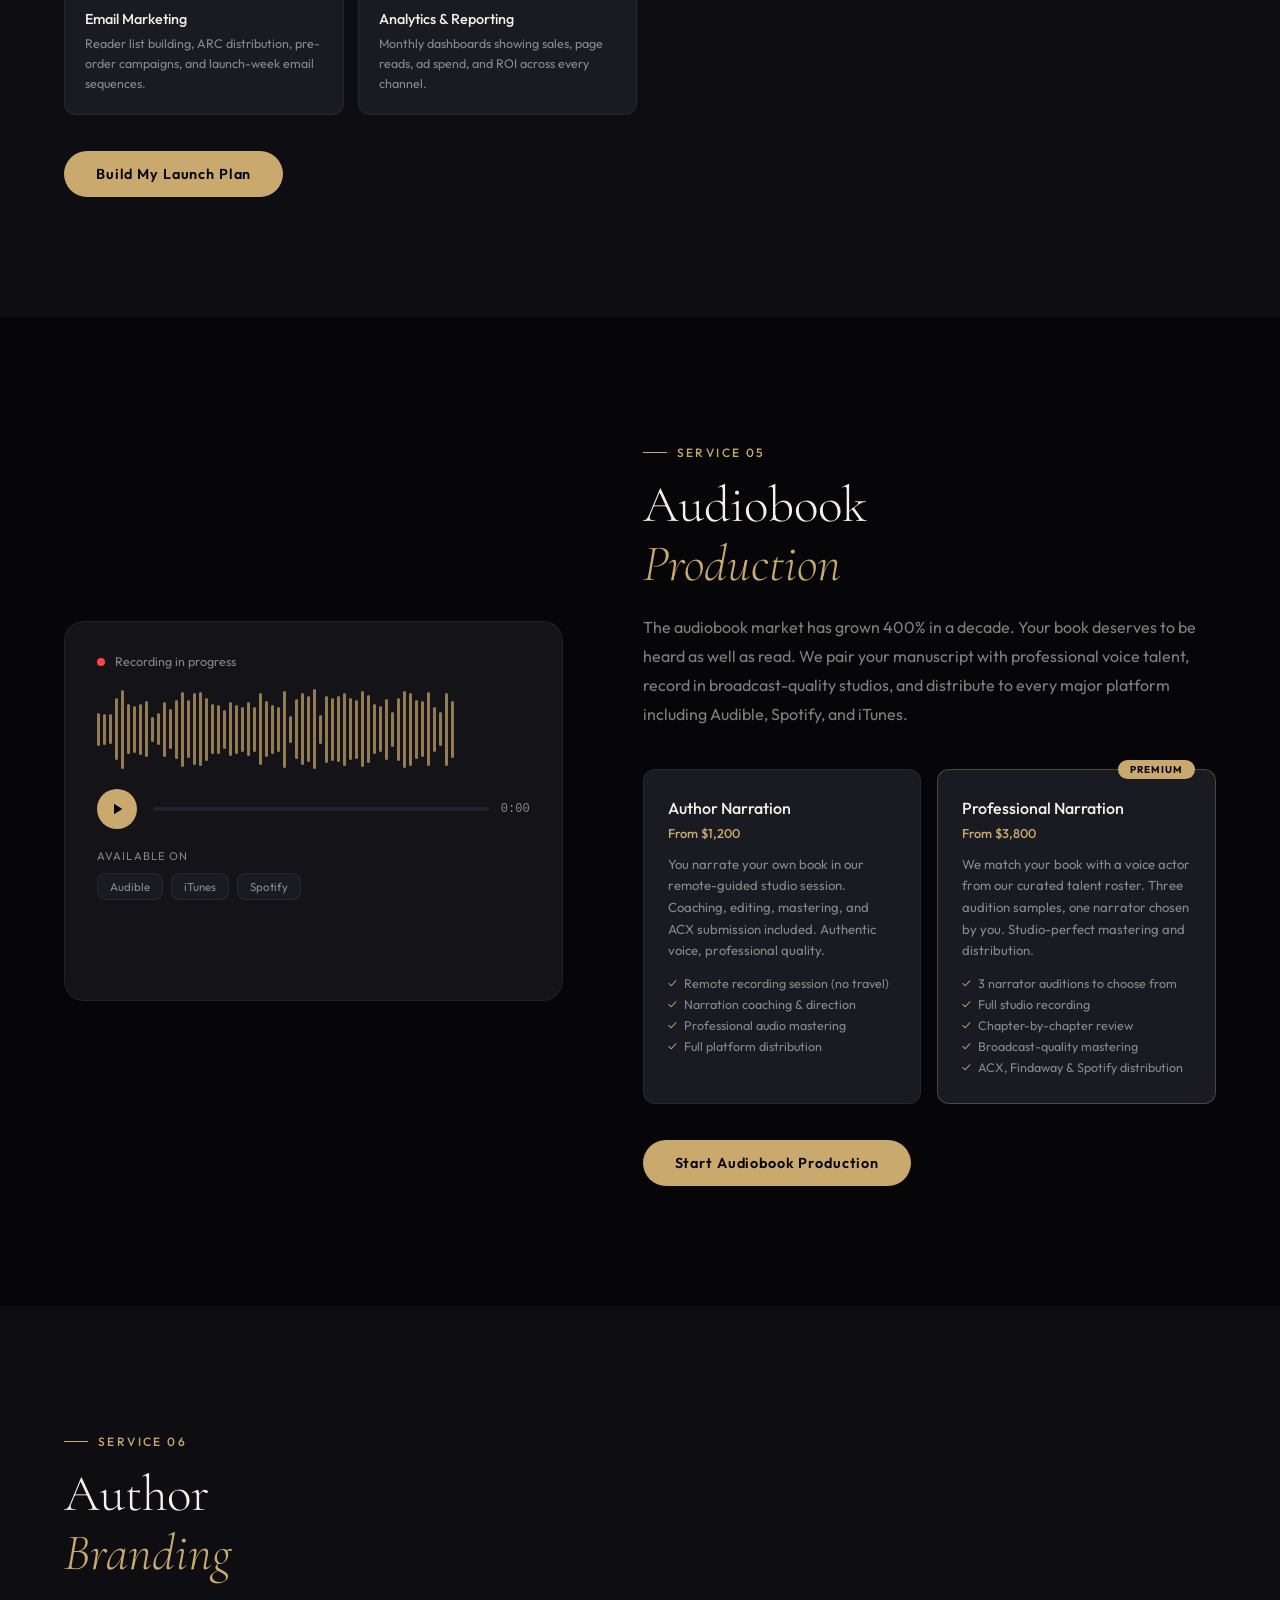
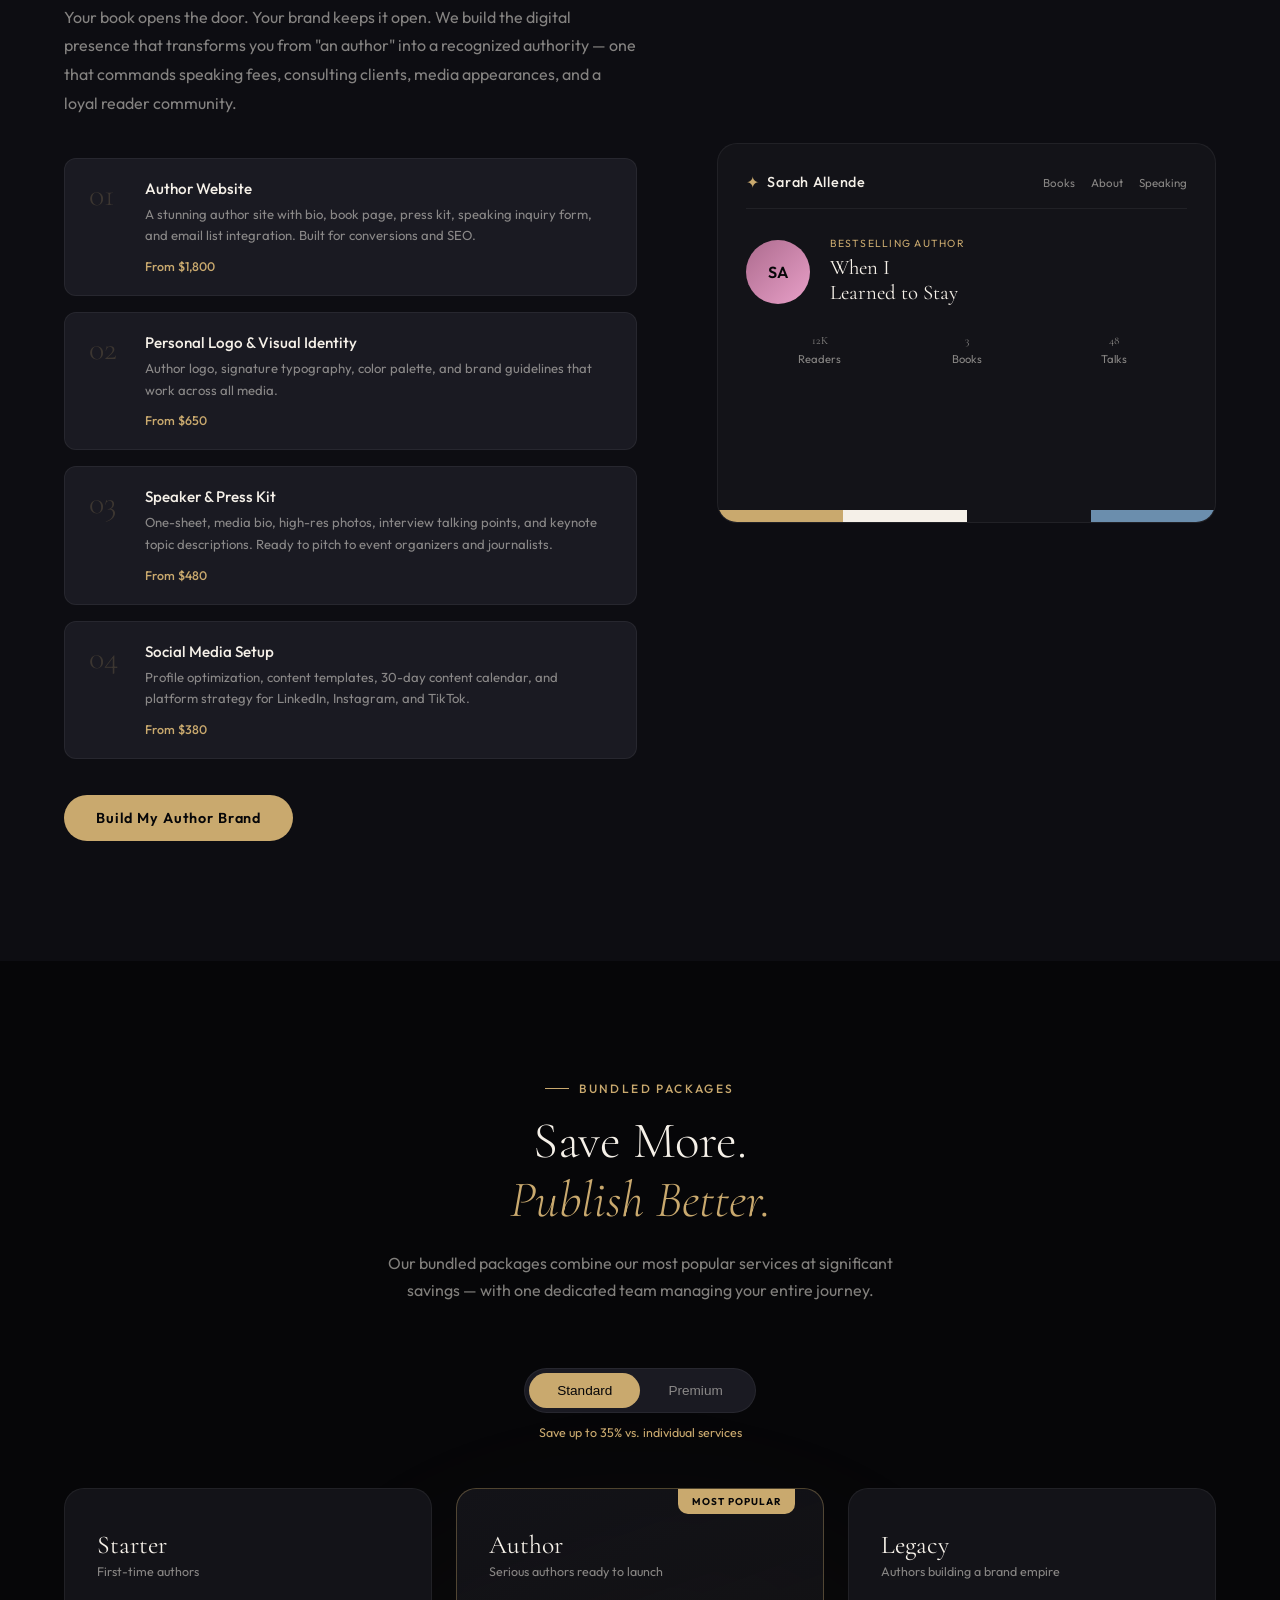
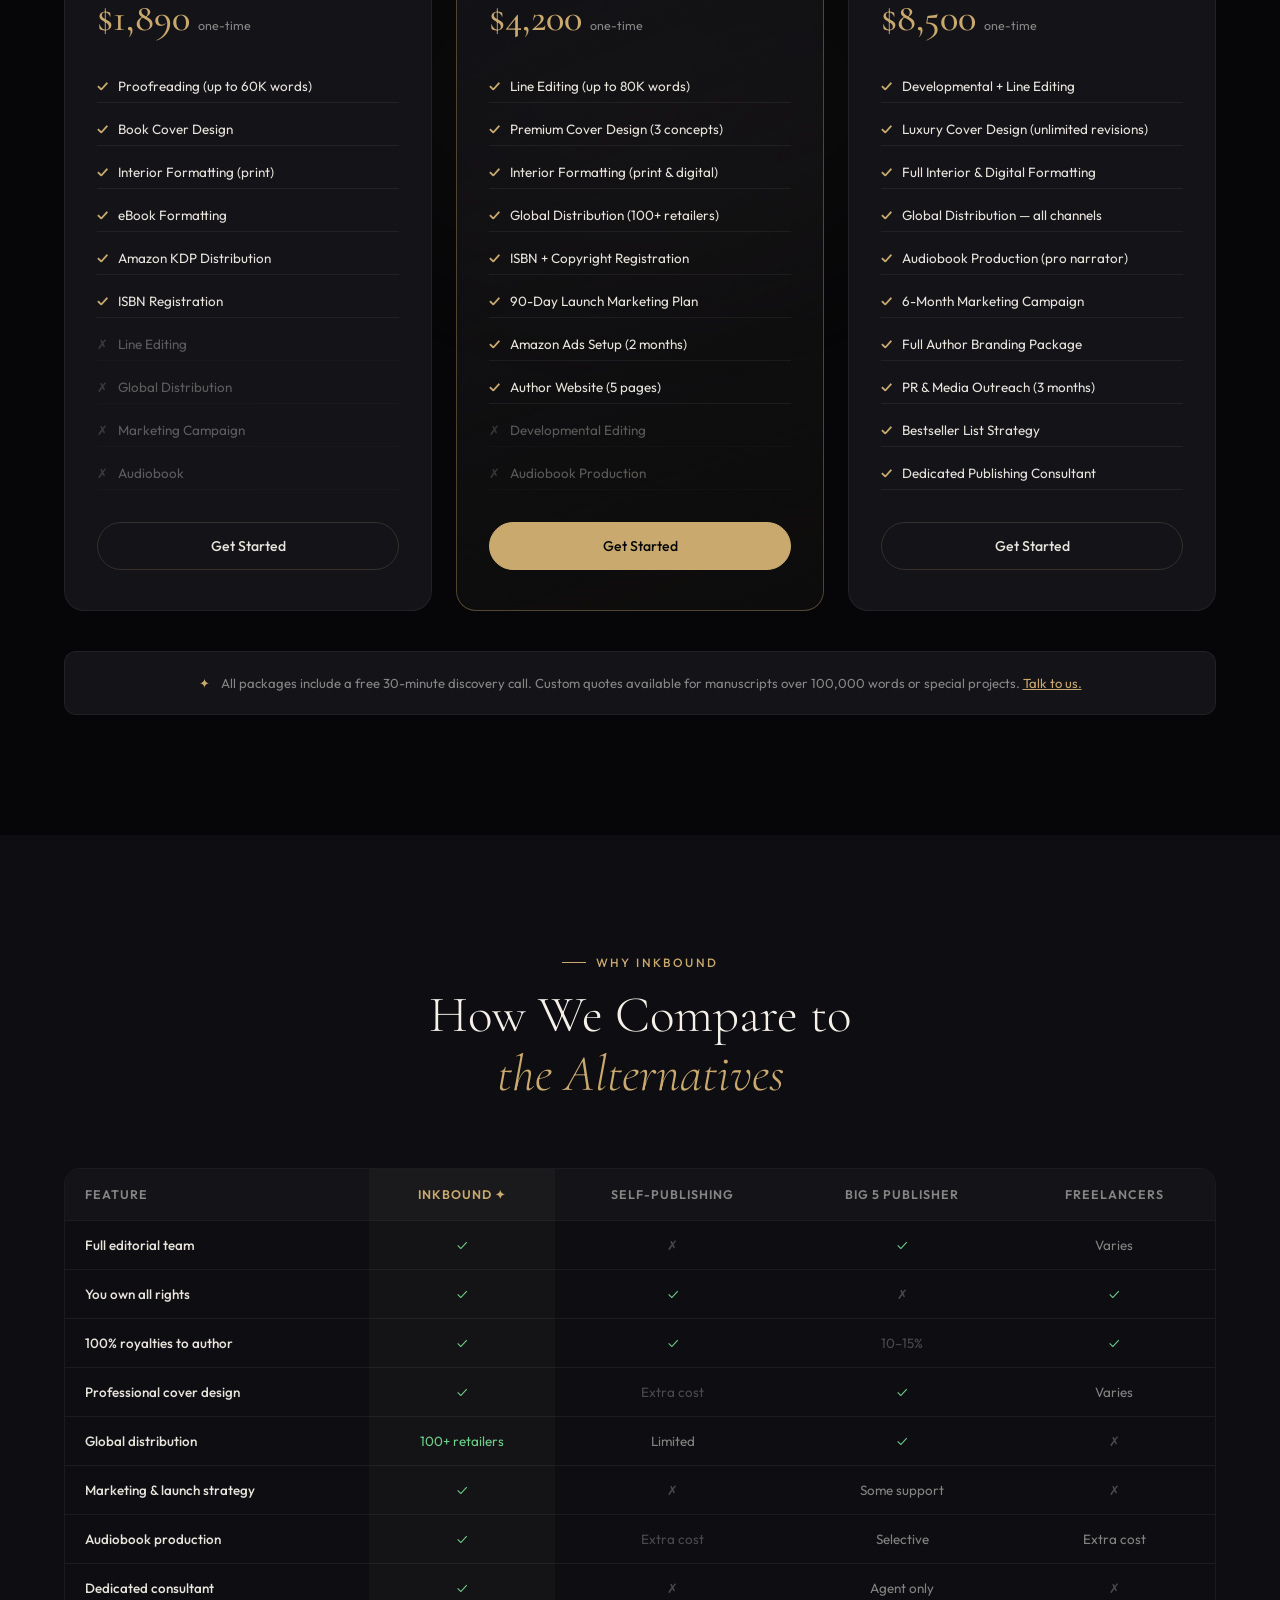
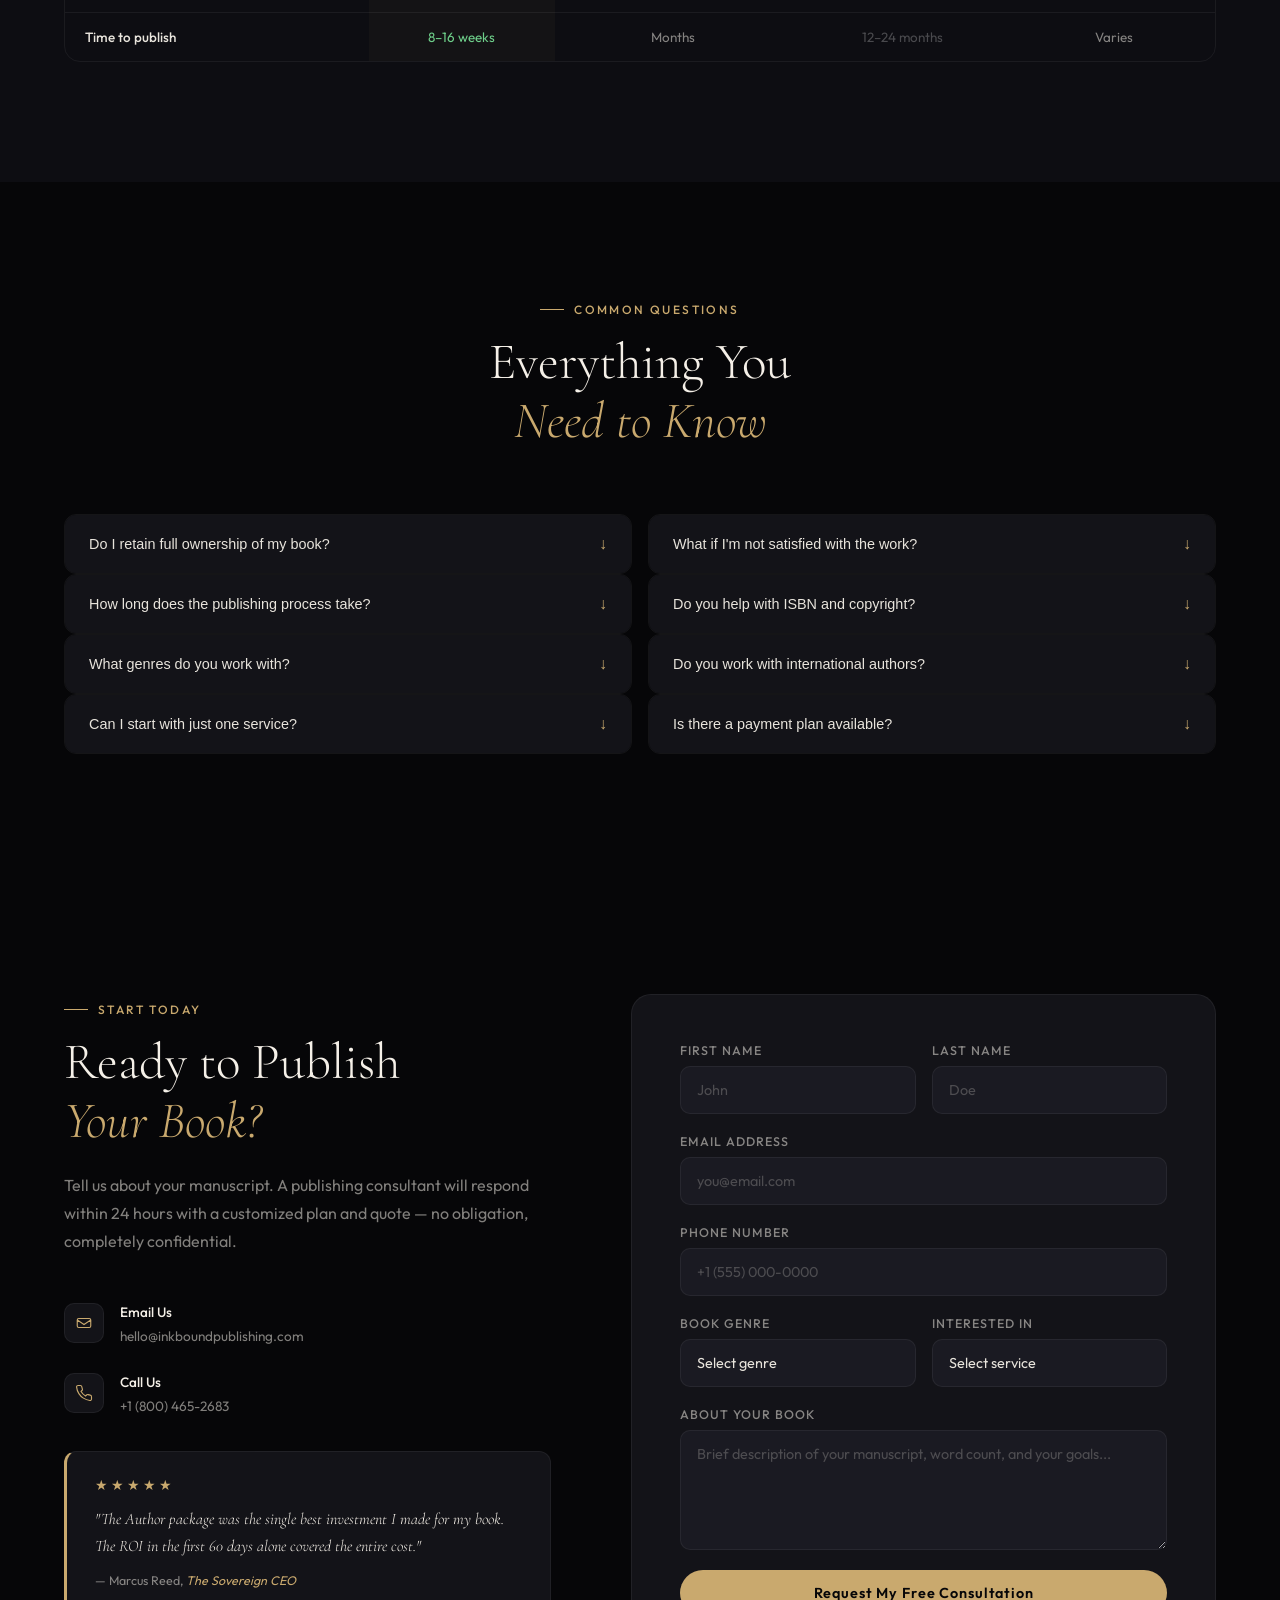
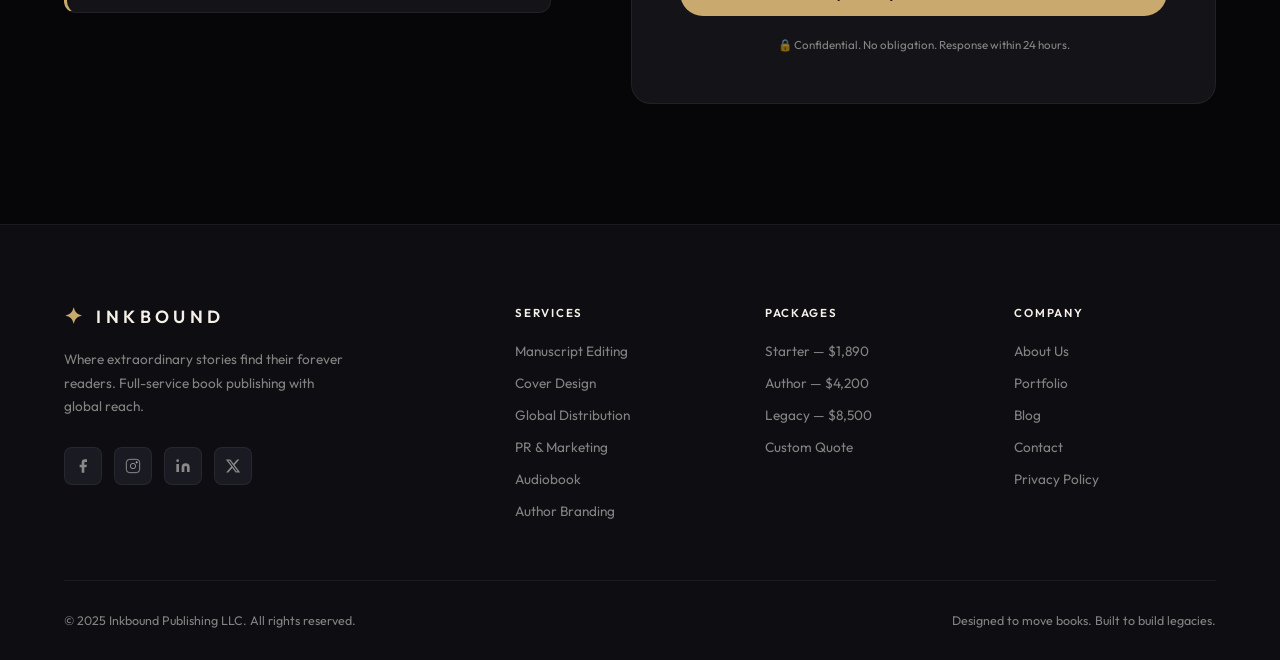
<file: services.html>
<!DOCTYPE html>
<html lang="en">
<head>
  <meta charset="UTF-8" />
  <meta name="viewport" content="width=device-width, initial-scale=1.0" />
  <meta name="description" content="Inkbound Publishing Services — Manuscript editing, cover design, global distribution, audiobook production, author branding, and bestseller marketing. View packages and pricing." />
  <title>Services & Packages | Inkbound Publishing</title>
  <link rel="preconnect" href="https://fonts.googleapis.com">
  <link rel="preconnect" href="https://fonts.gstatic.com" crossorigin>
  <link href="https://fonts.googleapis.com/css2?family=Cormorant+Garamond:ital,wght@0,300;0,400;0,500;0,600;1,300;1,400&family=Outfit:wght@300;400;500;600&family=Playfair+Display:ital,wght@0,700;1,500&display=swap" rel="stylesheet">
  <link rel="stylesheet" href="style.css" />
  <link rel="stylesheet" href="services.css" />
</head>
<body>

  <!-- ═══ CURSOR ═══ -->
  <div class="cursor" id="cursor"></div>
  <div class="cursor-follower" id="cursorFollower"></div>

  <!-- ═══ NAV ═══ -->
  <nav class="nav" id="nav">
    <a href="index.html" class="nav-logo">
      <span class="logo-mark">✦</span>
      <span class="logo-text">INKBOUND</span>
    </a>
    <div class="nav-links">
      <a href="index.html" class="nav-link">Home</a>
      <a href="services.html" class="nav-link nav-link--active">Services</a>
      <a href="#" class="nav-link">Portfolio</a>
      <a href="#" class="nav-link">About</a>
      <a href="#contact" class="nav-cta">Start Your Journey</a>
    </div>
    <button class="hamburger" id="hamburger" aria-label="Menu">
      <span></span><span></span><span></span>
    </button>
  </nav>

  <!-- Mobile Nav -->
  <div class="mobile-nav" id="mobileNav">
    <button class="mobile-close" id="mobileClose">✕</button>
    <div class="mobile-nav-links">
      <a href="index.html">Home</a>
      <a href="services.html">Services</a>
      <a href="#">Portfolio</a>
      <a href="#">About</a>
      <a href="#contact">Contact</a>
    </div>
    <div class="mobile-nav-footer">
      <p>+1 (800) 465-2683</p>
      <p>hello@inkboundpublishing.com</p>
    </div>
  </div>

  <!-- ═══ PAGE HERO ═══ -->
  <section class="page-hero">
    <div class="ph-bg">
      <div class="ph-orb ph-o1"></div>
      <div class="ph-orb ph-o2"></div>
      <div class="ph-grid"></div>
      <div class="ph-lines" aria-hidden="true">
        <span></span><span></span><span></span><span></span><span></span>
      </div>
    </div>
    <div class="container">
      <div class="ph-content">
        <div class="ph-breadcrumb">
          <a href="index.html">Home</a>
          <span>→</span>
          <span>Services</span>
        </div>
        <h1 class="ph-title">
          <span>Everything Your</span>
          <em>Book Deserves</em>
        </h1>
        <p class="ph-sub">From first draft to global bestseller — every service you need under one roof, delivered by specialists who've done it over a thousand times.</p>
        <div class="ph-pills">
          <a href="#editing" class="ph-pill">Editing</a>
          <a href="#design" class="ph-pill">Design</a>
          <a href="#distribution" class="ph-pill">Distribution</a>
          <a href="#marketing" class="ph-pill">Marketing</a>
          <a href="#audiobook" class="ph-pill">Audiobook</a>
          <a href="#branding" class="ph-pill">Branding</a>
          <a href="#packages" class="ph-pill ph-pill--gold">View Packages ✦</a>
        </div>
      </div>
    </div>
    <div class="ph-scroll">
      <div class="ph-scroll-line"></div>
      <span>Scroll</span>
    </div>
  </section>

  <!-- ═══ TRUST BAR ═══ -->
  <div class="trust-bar">
    <div class="container">
      <div class="trust-items">
        <div class="trust-item">
          <span class="ti-icon">✦</span>
          <span>1,200+ Books Published</span>
        </div>
        <div class="trust-div"></div>
        <div class="trust-item">
          <span class="ti-icon">✦</span>
          <span>40+ Countries Distributed</span>
        </div>
        <div class="trust-div"></div>
        <div class="trust-item">
          <span class="ti-icon">✦</span>
          <span>98% Author Satisfaction</span>
        </div>
        <div class="trust-div"></div>
        <div class="trust-item">
          <span class="ti-icon">✦</span>
          <span>Award-Winning Design Team</span>
        </div>
        <div class="trust-div"></div>
        <div class="trust-item">
          <span class="ti-icon">✦</span>
          <span>100% Royalties to You</span>
        </div>
      </div>
    </div>
  </div>

  <!-- ═══ SERVICE: EDITING ═══ -->
  <section class="svc-section" id="editing">
    <div class="container">
      <div class="svc-grid svc-grid--left">
        <div class="svc-visual" data-reveal>
          <div class="svc-vis-card sv-editing">
            <div class="sv-deco-lines">
              <span></span><span></span><span></span><span></span>
            </div>
            <div class="sv-doc">
              <div class="sv-doc-header">
                <div class="sv-doc-dot r"></div>
                <div class="sv-doc-dot y"></div>
                <div class="sv-doc-dot g"></div>
                <span>manuscript_v3.docx</span>
              </div>
              <div class="sv-doc-body">
                <div class="sv-line sv-line--full"></div>
                <div class="sv-line sv-line--75"></div>
                <div class="sv-line sv-line--full sv-line--highlight"></div>
                <div class="sv-comment">
                  <div class="sc-avatar">ED</div>
                  <div class="sc-bubble">Stronger verb choice here — "surged" over "went"</div>
                </div>
                <div class="sv-line sv-line--90"></div>
                <div class="sv-line sv-line--full sv-line--strike"></div>
                <div class="sv-line sv-line--full sv-line--insert"></div>
                <div class="sv-line sv-line--60"></div>
                <div class="sv-comment">
                  <div class="sc-avatar">ED</div>
                  <div class="sc-bubble">Chapter transition needs a bridge sentence</div>
                </div>
                <div class="sv-line sv-line--full"></div>
                <div class="sv-line sv-line--80"></div>
              </div>
            </div>
            <div class="sv-badge-float">
              <span class="svbf-num">247</span>
              <span class="svbf-label">edits applied</span>
            </div>
          </div>
        </div>

        <div class="svc-content" data-reveal data-reveal-delay="2">
          <div class="section-eyebrow">Service 01</div>
          <h2 class="svc-title">Manuscript<br/><em>Editing</em></h2>
          <p class="svc-intro">Your words are the soul of your book. Our editors protect that soul while making every sentence earn its place. We offer three levels of editorial care, each one precise, collaborative, and built around your voice — not ours.</p>

          <div class="svc-tiers">
            <div class="svc-tier">
              <div class="st-header">
                <div class="st-icon">◈</div>
                <div>
                  <h4>Proofreading</h4>
                  <span class="st-price">From $0.012/word</span>
                </div>
              </div>
              <p>Grammar, spelling, punctuation, and consistency. The final polish before your book meets the world.</p>
              <ul class="st-list">
                <li>Spelling & grammar correction</li>
                <li>Punctuation & style consistency</li>
                <li>Formatting inconsistencies</li>
                <li>48-hr turnaround available</li>
              </ul>
            </div>
            <div class="svc-tier svc-tier--featured">
              <div class="st-badge">Most Popular</div>
              <div class="st-header">
                <div class="st-icon">◈</div>
                <div>
                  <h4>Line Editing</h4>
                  <span class="st-price">From $0.025/word</span>
                </div>
              </div>
              <p>Sentence-by-sentence refinement. Flow, rhythm, word choice, clarity — the work that makes readers fall in love.</p>
              <ul class="st-list">
                <li>Everything in Proofreading</li>
                <li>Sentence flow & rhythm</li>
                <li>Voice preservation & strengthening</li>
                <li>Word choice & clarity</li>
                <li>Detailed editor notes</li>
              </ul>
            </div>
            <div class="svc-tier">
              <div class="st-header">
                <div class="st-icon">◈</div>
                <div>
                  <h4>Developmental Edit</h4>
                  <span class="st-price">From $0.045/word</span>
                </div>
              </div>
              <p>Big-picture structural work. Plot, pacing, character arc, argument structure — the bones of your book made strong.</p>
              <ul class="st-list">
                <li>Everything in Line Editing</li>
                <li>Structure & pacing analysis</li>
                <li>Chapter-by-chapter feedback</li>
                <li>Two revision rounds</li>
                <li>30-min author strategy call</li>
              </ul>
            </div>
          </div>

          <a href="#contact" class="btn-primary">
            <span>Get Editing Quote</span>
            <div class="btn-shine"></div>
          </a>
        </div>
      </div>
    </div>
  </section>

  <!-- ═══ SERVICE: COVER DESIGN ═══ -->
  <section class="svc-section svc-section--alt" id="design">
    <div class="container">
      <div class="svc-grid svc-grid--right">
        <div class="svc-content" data-reveal>
          <div class="section-eyebrow">Service 02</div>
          <h2 class="svc-title">Cover &amp; Interior<br/><em>Design</em></h2>
          <p class="svc-intro">Readers absolutely judge books by their covers. Our award-winning design team creates covers that stop thumbs mid-scroll on Amazon, command shelf presence in bookstores, and instantly communicate your book's genre and promise.</p>

          <div class="svc-features-grid">
            <div class="sf-item" data-reveal data-reveal-delay="1">
              <div class="sf-icon">
                <svg viewBox="0 0 32 32" fill="none"><rect x="2" y="4" width="28" height="24" rx="2" stroke="currentColor" stroke-width="1.5"/><path d="M9 10h14M9 15h10M9 20h6" stroke="currentColor" stroke-width="1.5" stroke-linecap="round"/></svg>
              </div>
              <h5>Book Cover Design</h5>
              <p>Front, back & spine. Print-ready and digital formats. 3 concept directions, unlimited revisions.</p>
              <span class="sf-price">From $450</span>
            </div>
            <div class="sf-item" data-reveal data-reveal-delay="2">
              <div class="sf-icon">
                <svg viewBox="0 0 32 32" fill="none"><path d="M6 4h20v24H6z" stroke="currentColor" stroke-width="1.5"/><path d="M10 10h12M10 14h12M10 18h8" stroke="currentColor" stroke-width="1.5" stroke-linecap="round"/></svg>
              </div>
              <h5>Interior Formatting</h5>
              <p>Print-ready layout with custom chapter headers, drop caps, running headers, and proper margins.</p>
              <span class="sf-price">From $280</span>
            </div>
            <div class="sf-item" data-reveal data-reveal-delay="3">
              <div class="sf-icon">
                <svg viewBox="0 0 32 32" fill="none"><rect x="4" y="6" width="16" height="20" rx="2" stroke="currentColor" stroke-width="1.5"/><path d="M20 10h6M20 15h4M20 20h5" stroke="currentColor" stroke-width="1.5" stroke-linecap="round"/></svg>
              </div>
              <h5>eBook Formatting</h5>
              <p>EPUB & MOBI files optimized for Kindle, Apple Books, Kobo, and all major platforms.</p>
              <span class="sf-price">From $150</span>
            </div>
            <div class="sf-item" data-reveal data-reveal-delay="4">
              <div class="sf-icon">
                <svg viewBox="0 0 32 32" fill="none"><circle cx="16" cy="16" r="12" stroke="currentColor" stroke-width="1.5"/><path d="M10 16l4 4 8-8" stroke="currentColor" stroke-width="1.5" stroke-linecap="round" stroke-linejoin="round"/></svg>
              </div>
              <h5>Full Brand Package</h5>
              <p>Cover + interior + eBook + author logo + social media kit. Everything in one cohesive pass.</p>
              <span class="sf-price">From $980</span>
            </div>
          </div>

          <a href="#contact" class="btn-primary">
            <span>See Design Portfolio</span>
            <div class="btn-shine"></div>
          </a>
        </div>

        <div class="svc-visual" data-reveal data-reveal-delay="2">
          <div class="svc-vis-card sv-design">
            <div class="sv-covers-display">
              <div class="svc-mockup-book sm-1">
                <div class="smb-face">
                  <div class="smb-title">The Quiet Fire</div>
                  <div class="smb-author">A. Morrison</div>
                </div>
                <div class="smb-spine"></div>
              </div>
              <div class="svc-mockup-book sm-2">
                <div class="smb-face">
                  <div class="smb-title">Sovereign Mind</div>
                  <div class="smb-author">D. Kim</div>
                </div>
                <div class="smb-spine"></div>
              </div>
              <div class="svc-mockup-book sm-3">
                <div class="smb-face">
                  <div class="smb-title">Unfolding Grace</div>
                  <div class="smb-author">L. Weiss</div>
                </div>
                <div class="smb-spine"></div>
              </div>
            </div>
            <div class="sv-design-tools">
              <div class="sdt-label">Tools we master</div>
              <div class="sdt-tags">
                <span>Photoshop</span>
                <span>Illustrator</span>
                <span>InDesign</span>
                <span>Canva Pro</span>
                <span>Figma</span>
              </div>
            </div>
          </div>
        </div>
      </div>
    </div>
  </section>

  <!-- ═══ SERVICE: DISTRIBUTION ═══ -->
  <section class="svc-section" id="distribution">
    <div class="container">
      <div class="svc-grid svc-grid--left">
        <div class="svc-visual" data-reveal>
          <div class="svc-vis-card sv-distribution">
            <div class="sv-globe-wrap">
              <div class="sv-globe">
                <div class="svg-meridian m1"></div>
                <div class="svg-meridian m2"></div>
                <div class="svg-meridian m3"></div>
                <div class="svg-parallel p1"></div>
                <div class="svg-parallel p2"></div>
                <div class="svg-parallel p3"></div>
                <div class="sv-globe-glow"></div>
              </div>
              <div class="sv-ping ping-1"></div>
              <div class="sv-ping ping-2"></div>
              <div class="sv-ping ping-3"></div>
              <div class="sv-ping ping-4"></div>
              <div class="sv-ping ping-5"></div>
            </div>
            <div class="sv-retailers">
              <div class="srt-label">Distributed to</div>
              <div class="srt-logos">
                <div class="srt-logo">Amazon</div>
                <div class="srt-logo">B&amp;N</div>
                <div class="srt-logo">Apple Books</div>
                <div class="srt-logo">Kobo</div>
                <div class="srt-logo">IngramSpark</div>
                <div class="srt-logo">+95 more</div>
              </div>
            </div>
          </div>
        </div>

        <div class="svc-content" data-reveal data-reveal-delay="2">
          <div class="section-eyebrow">Service 03</div>
          <h2 class="svc-title">Global<br/><em>Distribution</em></h2>
          <p class="svc-intro">Your book, everywhere readers shop. We submit to every major retailer simultaneously — print, eBook, and audio — so your launch day hits all channels at once. No exclusivity. No gatekeepers. Full royalties paid to you.</p>

          <div class="dist-channels">
            <div class="dc-row" data-reveal data-reveal-delay="1">
              <div class="dc-icon">📦</div>
              <div class="dc-info">
                <h5>Print-on-Demand</h5>
                <p>Paperback & hardcover globally via Amazon KDP and IngramSpark. Zero upfront inventory cost.</p>
              </div>
              <div class="dc-check">✓</div>
            </div>
            <div class="dc-row" data-reveal data-reveal-delay="2">
              <div class="dc-icon">📱</div>
              <div class="dc-info">
                <h5>eBook Distribution</h5>
                <p>Kindle, Apple Books, Kobo, Google Play, Nook, and 30+ additional platforms worldwide.</p>
              </div>
              <div class="dc-check">✓</div>
            </div>
            <div class="dc-row" data-reveal data-reveal-delay="3">
              <div class="dc-icon">🎧</div>
              <div class="dc-info">
                <h5>Audiobook Distribution</h5>
                <p>Audible, iTunes, Spotify, and the ACX network. Optional narration production included.</p>
              </div>
              <div class="dc-check">✓</div>
            </div>
            <div class="dc-row" data-reveal data-reveal-delay="4">
              <div class="dc-icon">🏛️</div>
              <div class="dc-info">
                <h5>Library & Institutional</h5>
                <p>OverDrive, Bibliotheca, and Baker & Taylor for library acquisition in 100+ countries.</p>
              </div>
              <div class="dc-check">✓</div>
            </div>
          </div>

          <div class="dist-royalty-box">
            <div class="drb-icon">💰</div>
            <div>
              <strong>You keep 100% of your royalties.</strong>
              <p>We charge a one-time setup fee. After that, every dollar your book earns goes straight to you — no percentage cuts, ever.</p>
            </div>
          </div>

          <a href="#contact" class="btn-primary">
            <span>Distribute My Book</span>
            <div class="btn-shine"></div>
          </a>
        </div>
      </div>
    </div>
  </section>

  <!-- ═══ SERVICE: MARKETING ═══ -->
  <section class="svc-section svc-section--alt" id="marketing">
    <div class="container">
      <div class="svc-grid svc-grid--right">
        <div class="svc-content" data-reveal>
          <div class="section-eyebrow">Service 04</div>
          <h2 class="svc-title">PR &amp; Book<br/><em>Marketing</em></h2>
          <p class="svc-intro">Publishing without marketing is whispering in a stadium. Our launch strategists build 90-day campaigns that drive Amazon rankings, earn media features, and turn your book into a platform for speaking, consulting, or brand authority.</p>

          <div class="mkt-grid">
            <div class="mkt-card" data-reveal data-reveal-delay="1">
              <div class="mc-icon">🚀</div>
              <h5>Launch Campaign</h5>
              <p>Pre-launch buzz, release day coordination, review generation, and first-week Amazon ranking strategy.</p>
            </div>
            <div class="mkt-card" data-reveal data-reveal-delay="2">
              <div class="mc-icon">📣</div>
              <h5>Media & PR</h5>
              <p>Pitch to podcasts, blogs, magazines, and TV/radio. We handle the outreach — you do the interviews.</p>
            </div>
            <div class="mkt-card" data-reveal data-reveal-delay="3">
              <div class="mc-icon">🎯</div>
              <h5>Amazon Ads</h5>
              <p>Managed Sponsored Products, Sponsored Brands, and DSP campaigns optimized for your genre and keywords.</p>
            </div>
            <div class="mkt-card" data-reveal data-reveal-delay="4">
              <div class="mc-icon">📲</div>
              <h5>Social & BookTok</h5>
              <p>Content strategy, influencer outreach, and paid social ads on Meta and TikTok targeting verified book buyers.</p>
            </div>
            <div class="mkt-card" data-reveal data-reveal-delay="5">
              <div class="mc-icon">📧</div>
              <h5>Email Marketing</h5>
              <p>Reader list building, ARC distribution, pre-order campaigns, and launch-week email sequences.</p>
            </div>
            <div class="mkt-card" data-reveal data-reveal-delay="1">
              <div class="mc-icon">📊</div>
              <h5>Analytics & Reporting</h5>
              <p>Monthly dashboards showing sales, page reads, ad spend, and ROI across every channel.</p>
            </div>
          </div>

          <a href="#contact" class="btn-primary">
            <span>Build My Launch Plan</span>
            <div class="btn-shine"></div>
          </a>
        </div>

        <div class="svc-visual" data-reveal data-reveal-delay="2">
          <div class="svc-vis-card sv-marketing">
            <div class="sv-chart-wrap">
              <div class="svc-chart-label">Book Sales — 90 Day Launch</div>
              <div class="sv-chart">
                <div class="sc-bars">
                  <div class="sc-bar" style="--h:20%"><span>Wk1</span></div>
                  <div class="sc-bar" style="--h:38%"><span>Wk2</span></div>
                  <div class="sc-bar" style="--h:55%"><span>Wk3</span></div>
                  <div class="sc-bar sc-bar--launch" style="--h:100%">
                    <div class="scb-launch-tag">🚀 Launch</div>
                    <span>Wk4</span>
                  </div>
                  <div class="sc-bar" style="--h:88%"><span>Wk5</span></div>
                  <div class="sc-bar" style="--h:75%"><span>Wk6</span></div>
                  <div class="sc-bar" style="--h:82%"><span>Wk7</span></div>
                  <div class="sc-bar" style="--h:70%"><span>Wk8</span></div>
                  <div class="sc-bar" style="--h:68%"><span>Wk9</span></div>
                  <div class="sc-bar" style="--h:72%"><span>Wk10</span></div>
                  <div class="sc-bar" style="--h:65%"><span>Wk11</span></div>
                  <div class="sc-bar" style="--h:78%"><span>Wk12</span></div>
                </div>
              </div>
              <div class="sv-chart-stats">
                <div class="svcs-item">
                  <span class="svcs-num">+312%</span>
                  <span class="svcs-label">Sales growth</span>
                </div>
                <div class="svcs-item">
                  <span class="svcs-num">#1</span>
                  <span class="svcs-label">Amazon rank</span>
                </div>
                <div class="svcs-item">
                  <span class="svcs-num">4.2×</span>
                  <span class="svcs-label">Ad ROAS</span>
                </div>
              </div>
            </div>
          </div>
        </div>
      </div>
    </div>
  </section>

  <!-- ═══ SERVICE: AUDIOBOOK ═══ -->
  <section class="svc-section" id="audiobook">
    <div class="container">
      <div class="svc-grid svc-grid--left">
        <div class="svc-visual" data-reveal>
          <div class="svc-vis-card sv-audio">
            <div class="sv-waveform-wrap">
              <div class="sv-audio-label">
                <div class="sval-dot"></div>
                <span>Recording in progress</span>
              </div>
              <div class="sv-waveform">
                <div class="wf-bars" id="wfBars"></div>
              </div>
              <div class="sv-audio-controls">
                <button class="sac-btn" id="playBtn" aria-label="Play/Pause">
                  <svg id="playIcon" viewBox="0 0 24 24" fill="currentColor"><path d="M8 5v14l11-7z"/></svg>
                  <svg id="pauseIcon" viewBox="0 0 24 24" fill="currentColor" style="display:none"><path d="M6 19h4V5H6v14zm8-14v14h4V5h-4z"/></svg>
                </button>
                <div class="sac-progress">
                  <div class="sac-bar"><div class="sac-fill" id="audioFill"></div></div>
                  <span id="audioTime">0:00</span>
                </div>
              </div>
              <div class="sv-audio-platforms">
                <span>Available on</span>
                <div class="svap-icons">
                  <div class="svap-i">Audible</div>
                  <div class="svap-i">iTunes</div>
                  <div class="svap-i">Spotify</div>
                </div>
              </div>
            </div>
          </div>
        </div>

        <div class="svc-content" data-reveal data-reveal-delay="2">
          <div class="section-eyebrow">Service 05</div>
          <h2 class="svc-title">Audiobook<br/><em>Production</em></h2>
          <p class="svc-intro">The audiobook market has grown 400% in a decade. Your book deserves to be heard as well as read. We pair your manuscript with professional voice talent, record in broadcast-quality studios, and distribute to every major platform including Audible, Spotify, and iTunes.</p>

          <div class="audio-options">
            <div class="ao-card" data-reveal data-reveal-delay="1">
              <div class="ao-header">
                <h5>Author Narration</h5>
                <span class="ao-price">From $1,200</span>
              </div>
              <p>You narrate your own book in our remote-guided studio session. Coaching, editing, mastering, and ACX submission included. Authentic voice, professional quality.</p>
              <ul>
                <li>Remote recording session (no travel)</li>
                <li>Narration coaching & direction</li>
                <li>Professional audio mastering</li>
                <li>Full platform distribution</li>
              </ul>
            </div>
            <div class="ao-card ao-card--featured">
              <div class="ao-badge">Premium</div>
              <div class="ao-header">
                <h5>Professional Narration</h5>
                <span class="ao-price">From $3,800</span>
              </div>
              <p>We match your book with a voice actor from our curated talent roster. Three audition samples, one narrator chosen by you. Studio-perfect mastering and distribution.</p>
              <ul>
                <li>3 narrator auditions to choose from</li>
                <li>Full studio recording</li>
                <li>Chapter-by-chapter review</li>
                <li>Broadcast-quality mastering</li>
                <li>ACX, Findaway & Spotify distribution</li>
              </ul>
            </div>
          </div>

          <a href="#contact" class="btn-primary">
            <span>Start Audiobook Production</span>
            <div class="btn-shine"></div>
          </a>
        </div>
      </div>
    </div>
  </section>

  <!-- ═══ SERVICE: BRANDING ═══ -->
  <section class="svc-section svc-section--alt" id="branding">
    <div class="container">
      <div class="svc-grid svc-grid--right">
        <div class="svc-content" data-reveal>
          <div class="section-eyebrow">Service 06</div>
          <h2 class="svc-title">Author<br/><em>Branding</em></h2>
          <p class="svc-intro">Your book opens the door. Your brand keeps it open. We build the digital presence that transforms you from "an author" into a recognized authority — one that commands speaking fees, consulting clients, media appearances, and a loyal reader community.</p>

          <div class="brand-deliverables">
            <div class="bd-item" data-reveal data-reveal-delay="1">
              <div class="bdi-num">01</div>
              <div class="bdi-content">
                <h5>Author Website</h5>
                <p>A stunning author site with bio, book page, press kit, speaking inquiry form, and email list integration. Built for conversions and SEO.</p>
                <span class="bdi-price">From $1,800</span>
              </div>
            </div>
            <div class="bd-item" data-reveal data-reveal-delay="2">
              <div class="bdi-num">02</div>
              <div class="bdi-content">
                <h5>Personal Logo & Visual Identity</h5>
                <p>Author logo, signature typography, color palette, and brand guidelines that work across all media.</p>
                <span class="bdi-price">From $650</span>
              </div>
            </div>
            <div class="bd-item" data-reveal data-reveal-delay="3">
              <div class="bdi-num">03</div>
              <div class="bdi-content">
                <h5>Speaker & Press Kit</h5>
                <p>One-sheet, media bio, high-res photos, interview talking points, and keynote topic descriptions. Ready to pitch to event organizers and journalists.</p>
                <span class="bdi-price">From $480</span>
              </div>
            </div>
            <div class="bd-item" data-reveal data-reveal-delay="4">
              <div class="bdi-num">04</div>
              <div class="bdi-content">
                <h5>Social Media Setup</h5>
                <p>Profile optimization, content templates, 30-day content calendar, and platform strategy for LinkedIn, Instagram, and TikTok.</p>
                <span class="bdi-price">From $380</span>
              </div>
            </div>
          </div>

          <a href="#contact" class="btn-primary">
            <span>Build My Author Brand</span>
            <div class="btn-shine"></div>
          </a>
        </div>

        <div class="svc-visual" data-reveal data-reveal-delay="2">
          <div class="svc-vis-card sv-branding">
            <div class="sv-brand-preview">
              <div class="svbp-header">
                <div class="svbp-logo">
                  <span class="svbp-mark">✦</span>
                  <span class="svbp-name">Sarah Allende</span>
                </div>
                <div class="svbp-nav">
                  <span>Books</span><span>About</span><span>Speaking</span>
                </div>
              </div>
              <div class="svbp-hero">
                <div class="svbp-avatar">SA</div>
                <div class="svbp-info">
                  <div class="svbp-tag">Bestselling Author</div>
                  <div class="svbp-headline">When I<br/>Learned to Stay</div>
                </div>
              </div>
              <div class="svbp-stats">
                <div class="svbs-item"><span class="svbs-n">12K</span><span>Readers</span></div>
                <div class="svbs-item"><span class="svbs-n">3</span><span>Books</span></div>
                <div class="svbs-item"><span class="svbs-n">48</span><span>Talks</span></div>
              </div>
            </div>
            <div class="sv-brand-palette">
              <div class="sbp-swatch" style="background:#C9A96E"></div>
              <div class="sbp-swatch" style="background:#F5F0E8"></div>
              <div class="sbp-swatch" style="background:#131318"></div>
              <div class="sbp-swatch" style="background:#6B8EAD"></div>
              <div class="sbp-label">Brand palette</div>
            </div>
          </div>
        </div>
      </div>
    </div>
  </section>

  <!-- ═══ PACKAGES ═══ -->
  <section class="packages" id="packages">
    <div class="pkg-bg">
      <div class="pkg-orb"></div>
    </div>
    <div class="container">
      <div class="section-header">
        <div class="section-eyebrow">Bundled Packages</div>
        <h2 class="section-title">Save More.<br/><em>Publish Better.</em></h2>
        <p class="section-sub">Our bundled packages combine our most popular services at significant savings — with one dedicated team managing your entire journey.</p>
      </div>

      <!-- Toggle -->
      <div class="pkg-toggle-wrap">
        <div class="pkg-toggle" id="pkgToggle">
          <button class="pt-btn pt-active" data-type="standard">Standard</button>
          <button class="pt-btn" data-type="premium">Premium</button>
          <div class="pt-slider"></div>
        </div>
        <div class="pkg-save-tag">Save up to 35% vs. individual services</div>
      </div>

      <div class="pkg-grid">

        <!-- Starter -->
        <div class="pkg-card">
          <div class="pc-glow"></div>
          <div class="pc-header">
            <div class="pc-name">Starter</div>
            <div class="pc-ideal">First-time authors</div>
            <div class="pc-price">
              <span class="pp-standard" data-standard="$1,890" data-premium="$3,200">$1,890</span>
              <span class="pp-note">one-time</span>
            </div>
          </div>
          <ul class="pc-features">
            <li class="pcf-yes">Proofreading (up to 60K words)</li>
            <li class="pcf-yes">Book Cover Design</li>
            <li class="pcf-yes">Interior Formatting (print)</li>
            <li class="pcf-yes">eBook Formatting</li>
            <li class="pcf-yes">Amazon KDP Distribution</li>
            <li class="pcf-yes">ISBN Registration</li>
            <li class="pcf-no">Line Editing</li>
            <li class="pcf-no">Global Distribution</li>
            <li class="pcf-no">Marketing Campaign</li>
            <li class="pcf-no">Audiobook</li>
          </ul>
          <a href="#contact" class="pkg-cta">Get Started</a>
        </div>

        <!-- Author -->
        <div class="pkg-card pkg-card--featured">
          <div class="pc-glow"></div>
          <div class="pc-ribbon">Most Popular</div>
          <div class="pc-header">
            <div class="pc-name">Author</div>
            <div class="pc-ideal">Serious authors ready to launch</div>
            <div class="pc-price">
              <span class="pp-standard" data-standard="$4,200" data-premium="$6,800">$4,200</span>
              <span class="pp-note">one-time</span>
            </div>
          </div>
          <ul class="pc-features">
            <li class="pcf-yes">Line Editing (up to 80K words)</li>
            <li class="pcf-yes">Premium Cover Design (3 concepts)</li>
            <li class="pcf-yes">Interior Formatting (print & digital)</li>
            <li class="pcf-yes">Global Distribution (100+ retailers)</li>
            <li class="pcf-yes">ISBN + Copyright Registration</li>
            <li class="pcf-yes">90-Day Launch Marketing Plan</li>
            <li class="pcf-yes">Amazon Ads Setup (2 months)</li>
            <li class="pcf-yes">Author Website (5 pages)</li>
            <li class="pcf-no">Developmental Editing</li>
            <li class="pcf-no">Audiobook Production</li>
          </ul>
          <a href="#contact" class="pkg-cta pkg-cta--gold">Get Started</a>
        </div>

        <!-- Legacy -->
        <div class="pkg-card">
          <div class="pc-glow"></div>
          <div class="pc-header">
            <div class="pc-name">Legacy</div>
            <div class="pc-ideal">Authors building a brand empire</div>
            <div class="pc-price">
              <span class="pp-standard" data-standard="$8,500" data-premium="$14,000">$8,500</span>
              <span class="pp-note">one-time</span>
            </div>
          </div>
          <ul class="pc-features">
            <li class="pcf-yes">Developmental + Line Editing</li>
            <li class="pcf-yes">Luxury Cover Design (unlimited revisions)</li>
            <li class="pcf-yes">Full Interior & Digital Formatting</li>
            <li class="pcf-yes">Global Distribution — all channels</li>
            <li class="pcf-yes">Audiobook Production (pro narrator)</li>
            <li class="pcf-yes">6-Month Marketing Campaign</li>
            <li class="pcf-yes">Full Author Branding Package</li>
            <li class="pcf-yes">PR & Media Outreach (3 months)</li>
            <li class="pcf-yes">Bestseller List Strategy</li>
            <li class="pcf-yes">Dedicated Publishing Consultant</li>
          </ul>
          <a href="#contact" class="pkg-cta">Get Started</a>
        </div>

      </div>

      <div class="pkg-note">
        <span>✦</span>
        All packages include a free 30-minute discovery call. Custom quotes available for manuscripts over 100,000 words or special projects. <a href="#contact">Talk to us.</a>
      </div>
    </div>
  </section>

  <!-- ═══ COMPARISON TABLE ═══ -->
  <section class="comparison">
    <div class="container">
      <div class="section-header">
        <div class="section-eyebrow">Why Inkbound</div>
        <h2 class="section-title">How We Compare to<br/><em>the Alternatives</em></h2>
      </div>

      <div class="comp-table-wrap">
        <table class="comp-table">
          <thead>
            <tr>
              <th>Feature</th>
              <th class="ct-inkbound">Inkbound ✦</th>
              <th>Self-Publishing</th>
              <th>Big 5 Publisher</th>
              <th>Freelancers</th>
            </tr>
          </thead>
          <tbody>
            <tr>
              <td>Full editorial team</td>
              <td class="ct-inkbound ct-yes">✓</td>
              <td class="ct-no">✗</td>
              <td class="ct-yes">✓</td>
              <td class="ct-maybe">Varies</td>
            </tr>
            <tr>
              <td>You own all rights</td>
              <td class="ct-inkbound ct-yes">✓</td>
              <td class="ct-yes">✓</td>
              <td class="ct-no">✗</td>
              <td class="ct-yes">✓</td>
            </tr>
            <tr>
              <td>100% royalties to author</td>
              <td class="ct-inkbound ct-yes">✓</td>
              <td class="ct-yes">✓</td>
              <td class="ct-no">10–15%</td>
              <td class="ct-yes">✓</td>
            </tr>
            <tr>
              <td>Professional cover design</td>
              <td class="ct-inkbound ct-yes">✓</td>
              <td class="ct-no">Extra cost</td>
              <td class="ct-yes">✓</td>
              <td class="ct-maybe">Varies</td>
            </tr>
            <tr>
              <td>Global distribution</td>
              <td class="ct-inkbound ct-yes">100+ retailers</td>
              <td class="ct-maybe">Limited</td>
              <td class="ct-yes">✓</td>
              <td class="ct-no">✗</td>
            </tr>
            <tr>
              <td>Marketing & launch strategy</td>
              <td class="ct-inkbound ct-yes">✓</td>
              <td class="ct-no">✗</td>
              <td class="ct-maybe">Some support</td>
              <td class="ct-no">✗</td>
            </tr>
            <tr>
              <td>Audiobook production</td>
              <td class="ct-inkbound ct-yes">✓</td>
              <td class="ct-no">Extra cost</td>
              <td class="ct-maybe">Selective</td>
              <td class="ct-maybe">Extra cost</td>
            </tr>
            <tr>
              <td>Dedicated consultant</td>
              <td class="ct-inkbound ct-yes">✓</td>
              <td class="ct-no">✗</td>
              <td class="ct-maybe">Agent only</td>
              <td class="ct-no">✗</td>
            </tr>
            <tr>
              <td>Time to publish</td>
              <td class="ct-inkbound ct-yes">8–16 weeks</td>
              <td class="ct-maybe">Months</td>
              <td class="ct-no">12–24 months</td>
              <td class="ct-maybe">Varies</td>
            </tr>
          </tbody>
        </table>
      </div>
    </div>
  </section>

  <!-- ═══ FAQ ═══ -->
  <section class="faq">
    <div class="container">
      <div class="section-header">
        <div class="section-eyebrow">Common Questions</div>
        <h2 class="section-title">Everything You<br/><em>Need to Know</em></h2>
      </div>

      <div class="faq-grid">
        <div class="faq-col">
          <div class="faq-item" data-reveal>
            <button class="faq-q">
              <span>Do I retain full ownership of my book?</span>
              <div class="faq-arrow">↓</div>
            </button>
            <div class="faq-a">
              <p>Absolutely. You retain 100% of the copyright, all publishing rights, and all royalties. Inkbound is a service provider, not a publisher in the traditional sense. We never take a percentage of your earnings or claim any ownership over your work.</p>
            </div>
          </div>
          <div class="faq-item" data-reveal>
            <button class="faq-q">
              <span>How long does the publishing process take?</span>
              <div class="faq-arrow">↓</div>
            </button>
            <div class="faq-a">
              <p>From manuscript submission to book available for sale: 8–16 weeks depending on the scope of editing and design required. Rush timelines are available for an additional fee. Audiobooks typically add 4–6 weeks.</p>
            </div>
          </div>
          <div class="faq-item" data-reveal>
            <button class="faq-q">
              <span>What genres do you work with?</span>
              <div class="faq-arrow">↓</div>
            </button>
            <div class="faq-a">
              <p>We work across all genres — business, self-help, memoir, fiction, children's books, academic, spiritual, and more. Each genre gets matched with editors and designers who specialize in that space, not generalists.</p>
            </div>
          </div>
          <div class="faq-item" data-reveal>
            <button class="faq-q">
              <span>Can I start with just one service?</span>
              <div class="faq-arrow">↓</div>
            </button>
            <div class="faq-a">
              <p>Yes. Every service is available individually. Many authors start with editing or cover design and expand from there. Our packages offer better value, but there's no obligation to bundle.</p>
            </div>
          </div>
        </div>

        <div class="faq-col">
          <div class="faq-item" data-reveal>
            <button class="faq-q">
              <span>What if I'm not satisfied with the work?</span>
              <div class="faq-arrow">↓</div>
            </button>
            <div class="faq-a">
              <p>All services include revision rounds built into the scope. If after revisions you're still not satisfied, we'll escalate your project to a senior team lead and continue working until you are. We also offer a partial refund policy — details available on request.</p>
            </div>
          </div>
          <div class="faq-item" data-reveal>
            <button class="faq-q">
              <span>Do you help with ISBN and copyright?</span>
              <div class="faq-arrow">↓</div>
            </button>
            <div class="faq-a">
              <p>Yes. ISBN registration, copyright registration with the US Copyright Office, and Library of Congress registration are all available as add-ons or included in our Author and Legacy packages.</p>
            </div>
          </div>
          <div class="faq-item" data-reveal>
            <button class="faq-q">
              <span>Do you work with international authors?</span>
              <div class="faq-arrow">↓</div>
            </button>
            <div class="faq-a">
              <p>Yes — we work with authors from 60+ countries. All collaboration is remote via email, video calls, and our client portal. Payments are accepted in USD via Stripe, PayPal, and wire transfer.</p>
            </div>
          </div>
          <div class="faq-item" data-reveal>
            <button class="faq-q">
              <span>Is there a payment plan available?</span>
              <div class="faq-arrow">↓</div>
            </button>
            <div class="faq-a">
              <p>Yes. We offer a 50/50 split (50% to begin, 50% on delivery) for most services, and 3-month installment plans for packages over $3,000. Contact us to discuss what works for your situation.</p>
            </div>
          </div>
        </div>
      </div>
    </div>
  </section>

  <!-- ═══ CONTACT CTA ═══ -->
  <section class="contact" id="contact">
    <div class="container">
      <div class="contact-grid">
        <div class="contact-info">
          <div class="section-eyebrow">Start Today</div>
          <h2 class="section-title">Ready to Publish<br/><em>Your Book?</em></h2>
          <p>Tell us about your manuscript. A publishing consultant will respond within 24 hours with a customized plan and quote — no obligation, completely confidential.</p>

          <div class="contact-details">
            <div class="cd-item">
              <div class="cd-icon">
                <svg viewBox="0 0 24 24" fill="none" stroke="currentColor" stroke-width="1.5"><path d="M3 8l9 6 9-6M5 6h14a2 2 0 012 2v8a2 2 0 01-2 2H5a2 2 0 01-2-2V8a2 2 0 012-2z"/></svg>
              </div>
              <div>
                <strong>Email Us</strong>
                <a href="mailto:hello@inkboundpublishing.com">hello@inkboundpublishing.com</a>
              </div>
            </div>
            <div class="cd-item">
              <div class="cd-icon">
                <svg viewBox="0 0 24 24" fill="none" stroke="currentColor" stroke-width="1.5"><path d="M22 16.92v3a2 2 0 01-2.18 2 19.79 19.79 0 01-8.63-3.07 19.5 19.5 0 01-6-6 19.79 19.79 0 01-3.07-8.67A2 2 0 014.11 2h3a2 2 0 012 1.72c.127.96.361 1.903.7 2.81a2 2 0 01-.45 2.11L8.09 9.91a16 16 0 006 6l1.27-1.27a2 2 0 012.11-.45c.907.339 1.85.573 2.81.7A2 2 0 0122 16.92z"/></svg>
              </div>
              <div>
                <strong>Call Us</strong>
                <a href="tel:+18004652683">+1 (800) 465-2683</a>
              </div>
            </div>
          </div>

          <!-- Mini testimonial -->
          <div class="ct-quote">
            <div class="ctq-stars">★★★★★</div>
            <blockquote>"The Author package was the single best investment I made for my book. The ROI in the first 60 days alone covered the entire cost."</blockquote>
            <div class="ctq-author">— Marcus Reed, <em>The Sovereign CEO</em></div>
          </div>
        </div>

        <div class="contact-form-wrap">
          <form class="contact-form" id="contactForm" novalidate>
            <div class="form-row">
              <div class="form-group">
                <label for="fname">First Name</label>
                <input type="text" id="fname" name="fname" placeholder="John" required />
              </div>
              <div class="form-group">
                <label for="lname">Last Name</label>
                <input type="text" id="lname" name="lname" placeholder="Doe" required />
              </div>
            </div>
            <div class="form-group">
              <label for="email">Email Address</label>
              <input type="email" id="email" name="email" placeholder="you@email.com" required />
            </div>
            <div class="form-group">
              <label for="phone">Phone Number</label>
              <input type="tel" id="phone" name="phone" placeholder="+1 (555) 000-0000" />
            </div>
            <div class="form-row">
              <div class="form-group">
                <label for="genre">Book Genre</label>
                <select id="genre" name="genre">
                  <option value="">Select genre</option>
                  <option>Business & Leadership</option>
                  <option>Memoir & Biography</option>
                  <option>Self-Help & Wellness</option>
                  <option>Fiction & Thriller</option>
                  <option>Spiritual & Faith</option>
                  <option>Children's Book</option>
                  <option>Academic</option>
                  <option>Other</option>
                </select>
              </div>
              <div class="form-group">
                <label for="package">Interested In</label>
                <select id="package" name="package">
                  <option value="">Select service</option>
                  <option>Starter Package</option>
                  <option>Author Package</option>
                  <option>Legacy Package</option>
                  <option>Editing Only</option>
                  <option>Cover Design Only</option>
                  <option>Marketing Only</option>
                  <option>Not Sure Yet</option>
                </select>
              </div>
            </div>
            <div class="form-group">
              <label for="message">About Your Book</label>
              <textarea id="message" name="message" rows="4" placeholder="Brief description of your manuscript, word count, and your goals..."></textarea>
            </div>
            <button type="submit" class="btn-primary btn-full">
              <span>Request My Free Consultation</span>
              <div class="btn-shine"></div>
            </button>
            <p class="form-disclaimer">🔒 Confidential. No obligation. Response within 24 hours.</p>
          </form>
          <div class="form-success" id="formSuccess">
            <div class="success-icon">✦</div>
            <h3>We'll Be in Touch!</h3>
            <p>Your message is with our team. Expect a response from a publishing consultant within 24 hours.</p>
          </div>
        </div>
      </div>
    </div>
  </section>

  <!-- ═══ FOOTER ═══ -->
  <footer class="footer">
    <div class="container">
      <div class="footer-top">
        <div class="footer-brand">
          <a href="index.html" class="nav-logo">
            <span class="logo-mark">✦</span>
            <span class="logo-text">INKBOUND</span>
          </a>
          <p>Where extraordinary stories find their forever readers. Full-service book publishing with global reach.</p>
          <div class="footer-social">
            <a href="#" aria-label="Facebook">
              <svg viewBox="0 0 24 24" fill="currentColor"><path d="M18 2h-3a5 5 0 00-5 5v3H7v4h3v8h4v-8h3l1-4h-4V7a1 1 0 011-1h3z"/></svg>
            </a>
            <a href="#" aria-label="Instagram">
              <svg viewBox="0 0 24 24" fill="none" stroke="currentColor" stroke-width="1.5"><rect x="2" y="2" width="20" height="20" rx="5"/><circle cx="12" cy="12" r="4"/><circle cx="17.5" cy="6.5" r="1" fill="currentColor"/></svg>
            </a>
            <a href="#" aria-label="LinkedIn">
              <svg viewBox="0 0 24 24" fill="currentColor"><path d="M16 8a6 6 0 016 6v7h-4v-7a2 2 0 00-2-2 2 2 0 00-2 2v7h-4v-7a6 6 0 016-6zM2 9h4v12H2z"/><circle cx="4" cy="4" r="2"/></svg>
            </a>
            <a href="#" aria-label="Twitter/X">
              <svg viewBox="0 0 24 24" fill="currentColor"><path d="M18.244 2.25h3.308l-7.227 8.26 8.502 11.24H16.17l-5.214-6.817L4.99 21.75H1.68l7.73-8.835L1.254 2.25H8.08l4.713 6.231zm-1.161 17.52h1.833L7.084 4.126H5.117z"/></svg>
            </a>
          </div>
        </div>
        <div class="footer-links">
          <h4>Services</h4>
          <ul>
            <li><a href="#editing">Manuscript Editing</a></li>
            <li><a href="#design">Cover Design</a></li>
            <li><a href="#distribution">Global Distribution</a></li>
            <li><a href="#marketing">PR & Marketing</a></li>
            <li><a href="#audiobook">Audiobook</a></li>
            <li><a href="#branding">Author Branding</a></li>
          </ul>
        </div>
        <div class="footer-links">
          <h4>Packages</h4>
          <ul>
            <li><a href="#packages">Starter — $1,890</a></li>
            <li><a href="#packages">Author — $4,200</a></li>
            <li><a href="#packages">Legacy — $8,500</a></li>
            <li><a href="#contact">Custom Quote</a></li>
          </ul>
        </div>
        <div class="footer-links">
          <h4>Company</h4>
          <ul>
            <li><a href="#">About Us</a></li>
            <li><a href="#">Portfolio</a></li>
            <li><a href="#">Blog</a></li>
            <li><a href="#">Contact</a></li>
            <li><a href="#">Privacy Policy</a></li>
          </ul>
        </div>
      </div>
      <div class="footer-bottom">
        <p>© 2025 Inkbound Publishing LLC. All rights reserved.</p>
        <p>Designed to move books. Built to build legacies.</p>
      </div>
    </div>
  </footer>

  <button class="back-top" id="backTop" aria-label="Back to top">↑</button>

  <script src="main.js"></script>
  <script src="services.js"></script>
</body>
</html>
</file>
<file: style.css>
/* ═══════════════════════════════════════
   INKBOUND PUBLISHING — STYLESHEET
   Dark Luxury Editorial Aesthetic
═══════════════════════════════════════ */

/* ── TOKENS ── */
:root {
  --gold: #C9A96E;
  --gold-light: #E8C88A;
  --gold-dim: rgba(201,169,110,0.15);
  --cream: #F5F0E8;
  --dark: #060608;
  --dark-2: #0D0D12;
  --dark-3: #131318;
  --dark-4: #1A1A22;
  --dark-5: #22222C;
  --text: #E8E4DC;
  --text-muted: rgba(232,228,220,0.55);
  --border: rgba(201,169,110,0.18);
  --border-subtle: rgba(255,255,255,0.06);
  --font-display: 'Cormorant Garamond', serif;
  --font-body: 'Outfit', sans-serif;
  --font-serif: 'Playfair Display', serif;
  --r: 12px;
  --transition: 0.4s cubic-bezier(0.25, 0.46, 0.45, 0.94);
}

/* ── RESET ── */
*, *::before, *::after { box-sizing: border-box; margin: 0; padding: 0; }
html { scroll-behavior: smooth; font-size: 16px; }
body {
  font-family: var(--font-body);
  background: var(--dark);
  color: var(--text);
  overflow-x: hidden;
  cursor: none;
}
a { color: inherit; text-decoration: none; }
img { display: block; max-width: 100%; }
button { cursor: none; border: none; background: none; }

/* ── CONTAINER ── */
.container { max-width: 1200px; margin: 0 auto; padding: 0 24px; }

/* ── SCROLLBAR ── */
::-webkit-scrollbar { width: 6px; }
::-webkit-scrollbar-track { background: var(--dark-2); }
::-webkit-scrollbar-thumb { background: var(--gold); border-radius: 3px; }

/* ══════════════════════════════════════
   CURSOR
══════════════════════════════════════ */
.cursor {
  width: 10px; height: 10px;
  background: var(--gold);
  border-radius: 50%;
  position: fixed; top: 0; left: 0;
  pointer-events: none; z-index: 9999;
  transform: translate(-50%, -50%);
  transition: transform 0.1s, background 0.2s;
  mix-blend-mode: normal;
}
.cursor-follower {
  width: 36px; height: 36px;
  border: 1.5px solid rgba(201,169,110,0.5);
  border-radius: 50%;
  position: fixed; top: 0; left: 0;
  pointer-events: none; z-index: 9998;
  transform: translate(-50%, -50%);
  transition: transform 0.15s ease, width 0.3s, height 0.3s, opacity 0.3s;
}
body:has(a:hover) .cursor, body:has(button:hover) .cursor { transform: translate(-50%, -50%) scale(0); }
body:has(a:hover) .cursor-follower, body:has(button:hover) .cursor-follower {
  width: 54px; height: 54px; opacity: 0.6;
}

/* ══════════════════════════════════════
   LOADER
══════════════════════════════════════ */
.loader {
  position: fixed; inset: 0; z-index: 9990;
  background: var(--dark);
  display: flex; align-items: center; justify-content: center;
  transition: opacity 0.6s, visibility 0.6s;
}
.loader.hidden { opacity: 0; visibility: hidden; pointer-events: none; }
.loader-inner { text-align: center; width: 260px; }
.loader-logo {
  font-family: var(--font-body);
  font-size: 1.25rem; font-weight: 600; letter-spacing: 0.4em;
  color: var(--gold); margin-bottom: 32px;
}
.loader-bar {
  height: 1px; background: var(--dark-5); width: 100%; margin-bottom: 16px;
}
.loader-progress {
  height: 100%; background: var(--gold); width: 0%;
  transition: width 0.1s linear;
}
.loader-text {
  font-size: 0.75rem; color: var(--text-muted); letter-spacing: 0.15em; text-transform: uppercase;
}

/* ══════════════════════════════════════
   NAV
══════════════════════════════════════ */
.nav {
  position: fixed; top: 0; left: 0; right: 0; z-index: 900;
  padding: 24px 48px;
  display: flex; align-items: center; justify-content: space-between;
  transition: background 0.4s, padding 0.4s, backdrop-filter 0.4s;
}
.nav.scrolled {
  padding: 16px 48px;
  background: rgba(6,6,8,0.88);
  backdrop-filter: blur(24px);
  border-bottom: 1px solid var(--border);
}
.nav-logo {
  display: flex; align-items: center; gap: 10px;
  font-family: var(--font-body); font-weight: 600;
  font-size: 1.1rem; letter-spacing: 0.25em;
}
.logo-mark { color: var(--gold); font-size: 1.4rem; line-height: 1; }
.logo-text { color: var(--cream); }
.nav-links { display: flex; align-items: center; gap: 36px; }
.nav-link {
  font-size: 0.875rem; color: var(--text-muted); letter-spacing: 0.05em;
  transition: color 0.3s; position: relative;
}
.nav-link::after {
  content: ''; position: absolute; bottom: -4px; left: 0; right: 0;
  height: 1px; background: var(--gold); transform: scaleX(0); transform-origin: left;
  transition: transform 0.3s;
}
.nav-link:hover { color: var(--cream); }
.nav-link:hover::after { transform: scaleX(1); }
.nav-cta {
  padding: 10px 22px;
  background: var(--gold);
  color: var(--dark) !important;
  font-size: 0.8rem; font-weight: 600; letter-spacing: 0.08em;
  border-radius: 100px;
  transition: background 0.3s, box-shadow 0.3s, transform 0.3s;
}
.nav-cta:hover {
  background: var(--gold-light);
  box-shadow: 0 0 24px rgba(201,169,110,0.4);
  transform: translateY(-1px);
}
.hamburger {
  display: none; flex-direction: column; gap: 5px; padding: 8px; cursor: none;
}
.hamburger span { display: block; width: 24px; height: 1.5px; background: var(--text); transition: 0.3s; }

/* ── MOBILE NAV ── */
.mobile-nav {
  position: fixed; inset: 0; z-index: 880;
  background: var(--dark-2);
  display: flex; flex-direction: column;
  justify-content: center; align-items: center; gap: 40px;
  transform: translateX(100%); transition: transform 0.4s cubic-bezier(0.77, 0, 0.175, 1);
}
.mobile-nav.open { transform: translateX(0); }
.mobile-close {
  position: absolute; top: 28px; right: 32px;
  font-size: 1.5rem; color: var(--text-muted);
  transition: color 0.2s;
}
.mobile-close:hover { color: var(--gold); }
.mobile-nav-links { display: flex; flex-direction: column; align-items: center; gap: 28px; }
.mobile-nav-links a {
  font-family: var(--font-display); font-size: 2.2rem; font-weight: 300;
  color: var(--text); letter-spacing: 0.05em;
  transition: color 0.3s;
}
.mobile-nav-links a:hover { color: var(--gold); }
.mobile-nav-footer { text-align: center; color: var(--text-muted); font-size: 0.85rem; line-height: 2; }

/* ══════════════════════════════════════
   BUTTONS
══════════════════════════════════════ */
.btn-primary {
  display: inline-flex; align-items: center; justify-content: center;
  gap: 10px; position: relative; overflow: hidden;
  padding: 14px 32px;
  background: var(--gold);
  color: var(--dark);
  font-family: var(--font-body); font-size: 0.9rem; font-weight: 600; letter-spacing: 0.06em;
  border-radius: 100px;
  transition: box-shadow 0.3s, transform 0.3s, background 0.3s;
}
.btn-primary:hover {
  background: var(--gold-light);
  box-shadow: 0 0 36px rgba(201,169,110,0.45);
  transform: translateY(-2px);
}
.btn-shine {
  position: absolute; top: 0; left: -100%;
  width: 60%; height: 100%;
  background: linear-gradient(90deg, transparent, rgba(255,255,255,0.2), transparent);
  transform: skewX(-20deg);
  transition: left 0.6s;
}
.btn-primary:hover .btn-shine { left: 150%; }
.btn-ghost {
  display: inline-flex; align-items: center; gap: 8px;
  padding: 14px 28px;
  border: 1px solid var(--border);
  border-radius: 100px;
  font-size: 0.9rem; color: var(--text-muted);
  transition: border-color 0.3s, color 0.3s, transform 0.3s;
}
.btn-ghost:hover { border-color: var(--gold); color: var(--text); transform: translateY(-2px); }
.btn-large { padding: 18px 40px; font-size: 1rem; }
.btn-full { width: 100%; }

/* ══════════════════════════════════════
   SECTION SHARED
══════════════════════════════════════ */
.section-eyebrow {
  display: inline-flex; align-items: center; gap: 10px;
  font-size: 0.75rem; font-weight: 500; letter-spacing: 0.2em; text-transform: uppercase;
  color: var(--gold); margin-bottom: 16px;
}
.section-eyebrow::before {
  content: ''; display: block; width: 24px; height: 1px; background: var(--gold);
}
.section-title {
  font-family: var(--font-display); font-size: clamp(2rem, 4vw, 3.2rem);
  font-weight: 300; line-height: 1.15; color: var(--cream); margin-bottom: 20px;
}
.section-title em {
  font-style: italic; color: var(--gold);
}
.section-sub { color: var(--text-muted); font-size: 1rem; max-width: 560px; line-height: 1.7; }
.section-header { text-align: center; margin-bottom: 64px; }
.section-header .section-eyebrow { display: flex; justify-content: center; }
.section-header .section-sub { margin: 0 auto; }

/* ── REVEAL ANIMATIONS ── */
.reveal-up { opacity: 0; transform: translateY(40px); transition: opacity 0.8s, transform 0.8s; }
.reveal-up.visible { opacity: 1; transform: translateY(0); }
.delay-1 { transition-delay: 0.15s; }
.delay-2 { transition-delay: 0.3s; }
.delay-3 { transition-delay: 0.45s; }
.delay-4 { transition-delay: 0.6s; }

/* ══════════════════════════════════════
   HERO
══════════════════════════════════════ */
.hero {
  min-height: 100vh; display: flex; align-items: center;
  position: relative; overflow: hidden;
  padding: 120px 0 80px;
}
.hero-bg {
  position: absolute; inset: 0; z-index: 0;
}
.hero-orb {
  position: absolute; border-radius: 50%; filter: blur(100px);
  animation: orbFloat 12s ease-in-out infinite;
}
.orb-1 {
  width: 600px; height: 600px;
  background: radial-gradient(circle, rgba(201,169,110,0.12) 0%, transparent 70%);
  top: -200px; right: -100px; animation-delay: 0s;
}
.orb-2 {
  width: 400px; height: 400px;
  background: radial-gradient(circle, rgba(120,80,200,0.08) 0%, transparent 70%);
  bottom: 0; left: -100px; animation-delay: 4s;
}
.orb-3 {
  width: 300px; height: 300px;
  background: radial-gradient(circle, rgba(201,169,110,0.06) 0%, transparent 70%);
  top: 50%; left: 40%; animation-delay: 8s;
}
@keyframes orbFloat {
  0%, 100% { transform: translate(0, 0) scale(1); }
  33% { transform: translate(30px, -20px) scale(1.05); }
  66% { transform: translate(-20px, 30px) scale(0.95); }
}
.hero-grid {
  position: absolute; inset: 0;
  background-image:
    linear-gradient(var(--border-subtle) 1px, transparent 1px),
    linear-gradient(90deg, var(--border-subtle) 1px, transparent 1px);
  background-size: 60px 60px;
  mask-image: radial-gradient(ellipse 80% 80% at 50% 50%, black 0%, transparent 100%);
}
.hero-noise {
  position: absolute; inset: 0;
  background-image: url("data:image/svg+xml,%3Csvg viewBox='0 0 256 256' xmlns='http://www.w3.org/2000/svg'%3E%3Cfilter id='n'%3E%3CfeTurbulence type='fractalNoise' baseFrequency='0.9' numOctaves='4' stitchTiles='stitch'/%3E%3C/filter%3E%3Crect width='100%25' height='100%25' filter='url(%23n)' opacity='1'/%3E%3C/svg%3E");
  opacity: 0.03; pointer-events: none;
}

/* Floating books */
.floating-books { position: absolute; inset: 0; z-index: 1; pointer-events: none; }
.book {
  position: absolute;
  width: 18px; border-radius: 2px;
  animation: bookFloat linear infinite;
  opacity: 0.5;
}
.book-spine { width: 100%; height: 100%; border-radius: 2px; }
.b1 { height: 120px; top: 15%; right: 18%; animation-duration: 8s; animation-delay: 0s; }
.b1 .book-spine { background: linear-gradient(180deg, #C9A96E, #8B6B3D); }
.b2 { height: 90px; top: 55%; right: 8%; animation-duration: 11s; animation-delay: -3s; }
.b2 .book-spine { background: linear-gradient(180deg, #6B8EAD, #3D5E7A); }
.b3 { height: 140px; top: 25%; right: 28%; animation-duration: 9s; animation-delay: -6s; }
.b3 .book-spine { background: linear-gradient(180deg, #AD6B8E, #7A3D5E); }
.b4 { height: 100px; top: 70%; right: 22%; animation-duration: 13s; animation-delay: -2s; }
.b4 .book-spine { background: linear-gradient(180deg, #8EAD6B, #5E7A3D); }
.b5 { height: 80px; top: 40%; right: 5%; animation-duration: 7s; animation-delay: -5s; }
.b5 .book-spine { background: linear-gradient(180deg, #C9A96E, #E8C88A); }
@keyframes bookFloat {
  0% { transform: translateY(0px) rotate(-3deg); }
  50% { transform: translateY(-22px) rotate(3deg); }
  100% { transform: translateY(0px) rotate(-3deg); }
}

.hero-content {
  position: relative; z-index: 2;
  max-width: 700px; padding: 0 48px;
}
.hero-eyebrow {
  display: flex; align-items: center; gap: 10px;
  font-size: 0.75rem; font-weight: 400; letter-spacing: 0.18em; text-transform: uppercase;
  color: var(--gold); margin-bottom: 28px;
}
.eyebrow-dot {
  width: 6px; height: 6px; background: var(--gold); border-radius: 50%;
  animation: pulse 2s ease-in-out infinite;
}
@keyframes pulse { 0%,100% { opacity: 1; transform: scale(1); } 50% { opacity: 0.5; transform: scale(0.6); } }

.hero-headline {
  font-family: var(--font-display); font-weight: 300;
  font-size: clamp(3rem, 7vw, 6rem);
  line-height: 1.08; color: var(--cream); margin-bottom: 28px;
  display: flex; flex-direction: column;
}
.line-1 { display: block; }
.line-2 {
  display: block; font-style: italic;
  color: var(--gold); font-weight: 500;
  text-shadow: 0 0 60px rgba(201,169,110,0.3);
}
.line-3 { display: block; }
.hero-sub {
  font-size: 1.05rem; line-height: 1.75; color: var(--text-muted);
  max-width: 560px; margin-bottom: 40px;
}
.hero-actions { display: flex; align-items: center; gap: 16px; flex-wrap: wrap; margin-bottom: 60px; }
.hero-stats {
  display: flex; align-items: center; gap: 32px;
  padding: 24px 32px;
  background: rgba(255,255,255,0.03);
  border: 1px solid var(--border-subtle);
  border-radius: var(--r); backdrop-filter: blur(12px);
}
.stat { display: flex; flex-direction: column; }
.stat-num { font-family: var(--font-display); font-size: 2rem; font-weight: 500; color: var(--gold); line-height: 1; }
.stat-plus { font-size: 1.2rem; color: var(--gold); }
.stat-label { font-size: 0.72rem; color: var(--text-muted); letter-spacing: 0.06em; margin-top: 4px; text-transform: uppercase; }
.stat-divider { width: 1px; height: 40px; background: var(--border-subtle); }
.hero-scroll-indicator {
  position: absolute; bottom: 48px; left: 48px;
  display: flex; flex-direction: column; align-items: center; gap: 10px;
  font-size: 0.68rem; letter-spacing: 0.15em; text-transform: uppercase; color: var(--text-muted);
}
.scroll-line {
  width: 1px; height: 48px;
  background: linear-gradient(to bottom, var(--gold), transparent);
  animation: scrollLine 2s ease-in-out infinite;
}
@keyframes scrollLine { 0% { transform: scaleY(0); transform-origin: top; } 50% { transform: scaleY(1); transform-origin: top; } 51% { transform-origin: bottom; } 100% { transform: scaleY(0); transform-origin: bottom; } }

/* ══════════════════════════════════════
   MARQUEE
══════════════════════════════════════ */
.marquee-strip {
  overflow: hidden;
  background: var(--dark-3);
  border-top: 1px solid var(--border);
  border-bottom: 1px solid var(--border);
  padding: 14px 0;
}
.marquee-track {
  display: flex; align-items: center; gap: 0; white-space: nowrap;
  animation: marqueeScroll 30s linear infinite;
  width: max-content;
}
.marquee-track span {
  padding: 0 32px;
  font-size: 0.78rem; letter-spacing: 0.12em; text-transform: uppercase;
  color: var(--text-muted);
}
.marquee-track .sep { color: var(--gold); padding: 0; font-size: 0.5rem; }
.marquee-strip:hover .marquee-track { animation-play-state: paused; }
@keyframes marqueeScroll { 0% { transform: translateX(0); } 100% { transform: translateX(-50%); } }

/* ══════════════════════════════════════
   ABOUT BAND
══════════════════════════════════════ */
.about-band { padding: 120px 0; }
.about-grid { display: grid; grid-template-columns: 1fr 1.2fr; gap: 80px; align-items: center; }

/* Visual */
.about-visual { position: relative; }
.about-frame {
  position: relative; aspect-ratio: 1;
  display: flex; align-items: center; justify-content: center;
}
.frame-inner {
  width: 340px; height: 340px;
  background: var(--dark-3);
  border: 1px solid var(--border);
  border-radius: 16px;
  display: flex; align-items: center; justify-content: center;
  position: relative; overflow: hidden;
}
.frame-inner::before {
  content: ''; position: absolute; inset: -50%;
  background: conic-gradient(from 0deg, transparent 0%, var(--gold-dim) 20%, transparent 40%);
  animation: frameRotate 8s linear infinite;
}
@keyframes frameRotate { to { transform: rotate(360deg); } }
.frame-inner::after {
  content: ''; position: absolute; inset: 2px;
  background: var(--dark-3); border-radius: 14px; z-index: 1;
}

/* 3D Book Stack */
.book-stack-3d {
  position: relative; z-index: 2;
  width: 160px; height: 200px;
  transform-style: preserve-3d;
  transform: rotateX(15deg) rotateY(-15deg);
  animation: stackFloat 4s ease-in-out infinite;
}
@keyframes stackFloat { 0%,100% { transform: rotateX(15deg) rotateY(-15deg) translateY(0); } 50% { transform: rotateX(15deg) rotateY(-15deg) translateY(-12px); } }

.bs-book {
  position: absolute;
  width: 120px; height: 160px;
  border-radius: 3px 8px 8px 3px;
  left: 20px;
}
.bs-b1 { background: linear-gradient(135deg, #C9A96E, #8B6B3D); top: 20px; transform: translateZ(0px); box-shadow: -6px 6px 20px rgba(0,0,0,0.6); }
.bs-b2 { background: linear-gradient(135deg, #6B8EAD, #3D5E7A); top: 12px; left: 24px; transform: translateZ(10px); box-shadow: -6px 6px 20px rgba(0,0,0,0.5); }
.bs-b3 { background: linear-gradient(135deg, #AD6B8E, #7A3D5E); top: 4px; left: 28px; transform: translateZ(20px); box-shadow: -6px 6px 20px rgba(0,0,0,0.4); }
.bs-b4 { background: linear-gradient(135deg, #E8C88A, #C9A96E); top: -4px; left: 32px; transform: translateZ(30px); box-shadow: -6px 6px 20px rgba(0,0,0,0.3); }
.bs-glow {
  position: absolute; bottom: -20px; left: 50%; transform: translateX(-50%);
  width: 140px; height: 40px;
  background: radial-gradient(ellipse, rgba(201,169,110,0.3), transparent);
  filter: blur(10px); z-index: -1;
}

.frame-badge {
  position: absolute; bottom: -20px; right: -20px;
  width: 90px; height: 90px;
  display: flex; align-items: center; justify-content: center;
}
.badge-ring {
  position: absolute; inset: 0; animation: badgeSpin 12s linear infinite;
}
.badge-ring text { font-size: 9.5px; fill: var(--gold); letter-spacing: 1px; }
.badge-star { font-size: 1.4rem; color: var(--gold); z-index: 1; }
@keyframes badgeSpin { to { transform: rotate(360deg); } }

/* About text */
.about-text { }
.about-body { color: var(--text-muted); line-height: 1.8; margin-bottom: 16px; }
.about-pillars { margin-top: 36px; display: flex; flex-direction: column; gap: 20px; }
.pillar { display: flex; gap: 16px; }
.pillar-icon { font-size: 1.2rem; color: var(--gold); flex-shrink: 0; margin-top: 2px; }
.pillar strong { display: block; color: var(--cream); font-weight: 500; margin-bottom: 4px; }
.pillar p { font-size: 0.875rem; color: var(--text-muted); line-height: 1.6; }

/* ══════════════════════════════════════
   SERVICES
══════════════════════════════════════ */
.services { padding: 120px 0; position: relative; overflow: hidden; }
.services-bg { position: absolute; inset: 0; z-index: 0; }
.services-orb {
  position: absolute; top: 50%; left: 50%; transform: translate(-50%, -50%);
  width: 800px; height: 800px;
  background: radial-gradient(circle, rgba(201,169,110,0.04) 0%, transparent 60%);
  border-radius: 50%; filter: blur(40px);
}
.services .container { position: relative; z-index: 1; }

.services-grid {
  display: grid;
  grid-template-columns: repeat(3, 1fr);
  gap: 20px;
}

.service-card {
  position: relative; overflow: hidden;
  padding: 36px 32px;
  background: var(--dark-3);
  border: 1px solid var(--border-subtle);
  border-radius: 16px;
  transition: border-color 0.4s, transform 0.4s, box-shadow 0.4s;
  cursor: none;
}
.service-card:hover {
  border-color: var(--border);
  transform: translateY(-6px);
  box-shadow: 0 24px 60px rgba(0,0,0,0.4);
}
.service-card:hover .sc-glow { opacity: 1; }
.sc-glow {
  position: absolute; top: 0; right: 0; bottom: 0; left: 0;
  background: radial-gradient(circle at 50% 0%, var(--gold-dim), transparent 70%);
  opacity: 0; transition: opacity 0.4s;
  pointer-events: none;
}
.sc-featured { border-color: rgba(201,169,110,0.3); }
.sc-featured::before {
  content: 'FEATURED';
  position: absolute; top: 20px; right: 20px;
  font-size: 0.6rem; letter-spacing: 0.15em;
  color: var(--gold); background: var(--gold-dim);
  padding: 4px 10px; border-radius: 100px;
}
.sc-number {
  font-family: var(--font-display); font-size: 3.5rem; font-weight: 300;
  color: rgba(201,169,110,0.12); line-height: 1; margin-bottom: 20px;
  transition: color 0.4s;
}
.service-card:hover .sc-number { color: rgba(201,169,110,0.25); }
.sc-icon {
  width: 44px; height: 44px; margin-bottom: 20px;
  color: var(--gold);
}
.sc-icon svg { width: 44px; height: 44px; }
.service-card h3 {
  font-family: var(--font-display); font-size: 1.4rem; font-weight: 400;
  color: var(--cream); margin-bottom: 12px;
}
.service-card p { font-size: 0.875rem; color: var(--text-muted); line-height: 1.7; margin-bottom: 24px; }
.sc-link {
  font-size: 0.8rem; font-weight: 500; letter-spacing: 0.06em;
  color: var(--gold); opacity: 0; transform: translateY(8px);
  transition: opacity 0.3s, transform 0.3s;
  display: block;
}
.service-card:hover .sc-link { opacity: 1; transform: translateY(0); }

/* ══════════════════════════════════════
   PROCESS
══════════════════════════════════════ */
.process { padding: 120px 0; background: var(--dark-2); }
.process-timeline {
  position: relative; max-width: 900px; margin: 0 auto;
}
.timeline-line {
  position: absolute; top: 0; bottom: 0; left: 50%;
  width: 1px; background: linear-gradient(to bottom, transparent, var(--border) 10%, var(--border) 90%, transparent);
  transform: translateX(-50%);
}
.process-step {
  display: flex; align-items: center; gap: 60px;
  margin-bottom: 80px; position: relative;
}
.process-step:last-child { margin-bottom: 0; }
.ps-left { flex-direction: row; }
.ps-right { flex-direction: row-reverse; }
.ps-content {
  flex: 1; padding: 32px;
  background: var(--dark-3);
  border: 1px solid var(--border-subtle);
  border-radius: 12px;
  transition: border-color 0.4s, box-shadow 0.4s;
}
.ps-content:hover { border-color: var(--border); box-shadow: 0 12px 40px rgba(0,0,0,0.3); }
.ps-content h3 {
  font-family: var(--font-display); font-size: 1.5rem; font-weight: 400;
  color: var(--cream); margin-bottom: 12px;
}
.ps-content p { font-size: 0.875rem; color: var(--text-muted); line-height: 1.8; }
.ps-dot {
  width: 16px; height: 16px; flex-shrink: 0;
  background: var(--gold); border-radius: 50%;
  box-shadow: 0 0 20px rgba(201,169,110,0.5);
  position: relative; z-index: 1;
}
.ps-num {
  font-family: var(--font-display); font-size: 3rem; font-weight: 300;
  color: rgba(201,169,110,0.15); line-height: 1; flex-shrink: 0; width: 60px;
  text-align: center;
}
.ps-left .ps-num { text-align: right; }
.ps-right .ps-num { text-align: left; }

/* ══════════════════════════════════════
   PORTFOLIO / GENRES
══════════════════════════════════════ */
.portfolio { padding: 120px 0; }
.genre-grid {
  display: grid;
  grid-template-columns: repeat(3, 1fr);
  gap: 16px; margin-bottom: 60px;
}
.genre-card {
  position: relative; overflow: hidden;
  padding: 32px 28px; border-radius: 12px;
  border: 1px solid var(--border-subtle);
  transition: transform 0.4s, border-color 0.4s;
  cursor: none;
}
.gc-wide { grid-column: span 1; }
@media (min-width: 768px) {
  .gc-wide { grid-column: span 1; }
}
.genre-card:hover { transform: translateY(-4px); border-color: var(--clr, var(--gold)); }
.gc-bg { position: absolute; inset: 0; z-index: 0; }
.genre-card > * { position: relative; z-index: 1; }
.gc-icon { font-size: 2rem; display: block; margin-bottom: 12px; }
.genre-card h4 {
  font-family: var(--font-display); font-size: 1.2rem; font-weight: 400;
  color: var(--cream); margin-bottom: 8px;
}
.genre-card p { font-size: 0.8rem; color: var(--text-muted); line-height: 1.6; }
.gc-count { font-size: 0.72rem; color: var(--clr, var(--gold)); letter-spacing: 0.1em; margin-top: 8px; }

/* Book covers showcase (animated strip) */
.books-showcase { overflow: hidden; border-radius: 12px; padding: 8px 0; }
.bs-track {
  display: flex; gap: 16px;
  animation: booksScroll 25s linear infinite;
  width: max-content;
}
.books-showcase:hover .bs-track { animation-play-state: paused; }
@keyframes booksScroll { 0% { transform: translateX(0); } 100% { transform: translateX(-50%); } }
.bs-cover {
  width: 120px; height: 175px;
  border-radius: 4px 8px 8px 4px;
  display: flex; align-items: flex-end; padding: 10px 8px;
  flex-shrink: 0; position: relative; overflow: hidden;
  box-shadow: -4px 4px 12px rgba(0,0,0,0.5);
  transition: transform 0.3s;
}
.bs-cover:hover { transform: scale(1.04) translateY(-4px); }
.bs-cover span {
  font-family: var(--font-display); font-size: 0.72rem; font-weight: 400;
  color: rgba(255,255,255,0.9); line-height: 1.3; z-index: 1; position: relative;
}
.bc-1 { background: linear-gradient(160deg, #1a0a00, #4a2800, #C9A96E); }
.bc-2 { background: linear-gradient(160deg, #000d1a, #002040, #4a8eba); }
.bc-3 { background: linear-gradient(160deg, #0d0014, #2a003d, #9b5fc0); }
.bc-4 { background: linear-gradient(160deg, #001400, #003300, #4a8e4a); }
.bc-5 { background: linear-gradient(160deg, #001428, #003050, #1a6080); }
.bc-6 { background: linear-gradient(160deg, #1a0014, #400030, #c04080); }
.bc-7 { background: linear-gradient(160deg, #0a0a0a, #282828, #888888); }
.bc-8 { background: linear-gradient(160deg, #140000, #380000, #8e1a1a); }

/* ══════════════════════════════════════
   TESTIMONIALS
══════════════════════════════════════ */
.testimonials { padding: 120px 0; position: relative; overflow: hidden; }
.testi-bg { position: absolute; inset: 0; }
.testi-orb {
  position: absolute; border-radius: 50%; filter: blur(120px);
}
.t-o1 {
  width: 600px; height: 400px;
  background: radial-gradient(ellipse, rgba(201,169,110,0.06), transparent);
  top: 0; left: 0;
}
.t-o2 {
  width: 400px; height: 400px;
  background: radial-gradient(ellipse, rgba(120,80,200,0.05), transparent);
  bottom: 0; right: 0;
}
.testimonials .container { position: relative; z-index: 1; }
.testi-slider { overflow: hidden; margin-bottom: 32px; }
.testi-track {
  display: flex; gap: 24px;
  transition: transform 0.6s cubic-bezier(0.25, 0.46, 0.45, 0.94);
}
.testi-card {
  min-width: calc(50% - 12px); flex-shrink: 0;
  padding: 48px 40px;
  background: var(--dark-3);
  border: 1px solid var(--border-subtle);
  border-radius: 16px;
}
.testi-stars { color: var(--gold); font-size: 0.9rem; letter-spacing: 4px; margin-bottom: 20px; }
.testi-card blockquote {
  font-family: var(--font-display); font-size: 1.15rem; font-weight: 300; font-style: italic;
  color: var(--cream); line-height: 1.75; margin-bottom: 32px;
}
.testi-author { display: flex; align-items: center; gap: 16px; }
.testi-avatar {
  width: 48px; height: 48px; border-radius: 50%; flex-shrink: 0;
  display: flex; align-items: center; justify-content: center;
  font-size: 0.85rem; font-weight: 600; color: var(--dark);
}
.ta-1 { background: linear-gradient(135deg, #C9A96E, #E8C88A); }
.ta-2 { background: linear-gradient(135deg, #AD6B8E, #E8A0C8); }
.ta-3 { background: linear-gradient(135deg, #6B8EAD, #8ACCE8); }
.ta-4 { background: linear-gradient(135deg, #8EAD6B, #C8E88A); }
.testi-author strong { display: block; color: var(--cream); font-weight: 500; margin-bottom: 4px; }
.testi-author span { font-size: 0.8rem; color: var(--text-muted); }
.testi-dots { display: flex; gap: 10px; justify-content: center; }
.tdot {
  width: 28px; height: 3px; border-radius: 2px;
  background: var(--dark-5); transition: background 0.3s, width 0.3s;
}
.tdot.active { background: var(--gold); width: 44px; }

/* ══════════════════════════════════════
   CTA BAND
══════════════════════════════════════ */
.cta-band {
  padding: 120px 0; position: relative; overflow: hidden;
  background: var(--dark-2);
}
.cta-bg { position: absolute; inset: 0; }
.cta-glow {
  position: absolute; top: 50%; left: 50%; transform: translate(-50%, -50%);
  width: 700px; height: 400px;
  background: radial-gradient(ellipse, rgba(201,169,110,0.08), transparent 70%);
  filter: blur(40px);
}
.cta-content { text-align: center; position: relative; z-index: 1; max-width: 700px; margin: 0 auto; }
.cta-badge {
  display: inline-block; margin-bottom: 24px;
  padding: 6px 20px;
  background: var(--gold-dim); border: 1px solid var(--border);
  border-radius: 100px;
  font-size: 0.72rem; font-weight: 500; letter-spacing: 0.15em; text-transform: uppercase;
  color: var(--gold);
  animation: badgePulse 3s ease-in-out infinite;
}
@keyframes badgePulse { 0%,100% { box-shadow: 0 0 0 0 rgba(201,169,110,0); } 50% { box-shadow: 0 0 0 8px rgba(201,169,110,0.1); } }
.cta-title {
  font-family: var(--font-display); font-size: clamp(2.2rem, 5vw, 4rem);
  font-weight: 300; line-height: 1.1; color: var(--cream); margin-bottom: 24px;
}
.cta-title em { color: var(--gold); font-style: italic; }
.cta-band p { color: var(--text-muted); line-height: 1.7; margin-bottom: 40px; }
.cta-actions { display: flex; flex-direction: column; align-items: center; gap: 24px; }
.cta-trust { display: flex; flex-wrap: wrap; gap: 24px; justify-content: center; }
.cta-trust span { font-size: 0.8rem; color: var(--text-muted); }

/* ══════════════════════════════════════
   CONTACT
══════════════════════════════════════ */
.contact { padding: 120px 0; }
.contact-grid { display: grid; grid-template-columns: 1fr 1.2fr; gap: 80px; align-items: start; }
.contact-info p { color: var(--text-muted); line-height: 1.75; margin-bottom: 48px; }
.contact-details { display: flex; flex-direction: column; gap: 28px; }
.cd-item { display: flex; gap: 16px; align-items: flex-start; }
.cd-icon {
  width: 40px; height: 40px; flex-shrink: 0;
  background: var(--dark-3); border: 1px solid var(--border-subtle);
  border-radius: 10px; display: flex; align-items: center; justify-content: center;
  color: var(--gold);
}
.cd-icon svg { width: 18px; height: 18px; }
.cd-item strong { display: block; color: var(--cream); font-weight: 500; margin-bottom: 4px; font-size: 0.85rem; }
.cd-item a, .cd-item span { font-size: 0.85rem; color: var(--text-muted); transition: color 0.3s; }
.cd-item a:hover { color: var(--gold); }

/* Form */
.contact-form-wrap {
  background: var(--dark-3);
  border: 1px solid var(--border-subtle);
  border-radius: 20px; padding: 48px;
}
.contact-form { display: flex; flex-direction: column; gap: 20px; }
.form-success {
  display: none; text-align: center; padding: 40px 0;
}
.form-success.visible { display: block; }
.success-icon { font-size: 3rem; color: var(--gold); display: block; margin-bottom: 16px; }
.form-success h3 { font-family: var(--font-display); font-size: 2rem; font-weight: 300; color: var(--cream); margin-bottom: 12px; }
.form-success p { color: var(--text-muted); }
.form-row { display: grid; grid-template-columns: 1fr 1fr; gap: 16px; }
.form-group { display: flex; flex-direction: column; gap: 8px; }
.form-group label { font-size: 0.78rem; color: var(--text-muted); letter-spacing: 0.08em; text-transform: uppercase; font-weight: 500; }
.form-group input,
.form-group select,
.form-group textarea {
  background: var(--dark-4);
  border: 1px solid var(--border-subtle);
  border-radius: 10px;
  padding: 14px 16px;
  color: var(--text); font-family: var(--font-body); font-size: 0.9rem;
  transition: border-color 0.3s, box-shadow 0.3s;
  outline: none; width: 100%;
}
.form-group input::placeholder,
.form-group textarea::placeholder { color: rgba(232,228,220,0.25); }
.form-group input:focus,
.form-group select:focus,
.form-group textarea:focus {
  border-color: rgba(201,169,110,0.5);
  box-shadow: 0 0 0 3px rgba(201,169,110,0.08);
}
.form-group select { -webkit-appearance: none; cursor: none; }
.form-group select option { background: var(--dark-4); }
.form-group textarea { resize: vertical; min-height: 120px; }
.form-disclaimer { font-size: 0.72rem; color: var(--text-muted); text-align: center; line-height: 1.6; }

/* ══════════════════════════════════════
   FOOTER
══════════════════════════════════════ */
.footer {
  padding: 80px 0 32px;
  background: var(--dark-2);
  border-top: 1px solid var(--border-subtle);
}
.footer-top {
  display: grid; grid-template-columns: 2fr 1fr 1fr 1fr;
  gap: 48px; margin-bottom: 60px;
}
.footer-brand p { color: var(--text-muted); font-size: 0.85rem; line-height: 1.75; margin: 20px 0 28px; max-width: 280px; }
.footer-social { display: flex; gap: 12px; }
.footer-social a {
  width: 38px; height: 38px;
  background: var(--dark-4); border: 1px solid var(--border-subtle);
  border-radius: 8px; display: flex; align-items: center; justify-content: center;
  color: var(--text-muted); transition: border-color 0.3s, color 0.3s, transform 0.3s;
}
.footer-social a:hover { border-color: var(--gold); color: var(--gold); transform: translateY(-2px); }
.footer-social a svg { width: 16px; height: 16px; }
.footer-links h4 { font-size: 0.72rem; font-weight: 600; letter-spacing: 0.15em; text-transform: uppercase; color: var(--cream); margin-bottom: 20px; }
.footer-links ul { list-style: none; display: flex; flex-direction: column; gap: 12px; }
.footer-links a { font-size: 0.85rem; color: var(--text-muted); transition: color 0.3s; }
.footer-links a:hover { color: var(--gold); }
.footer-bottom {
  padding-top: 32px; border-top: 1px solid var(--border-subtle);
  display: flex; justify-content: space-between; align-items: center; flex-wrap: wrap; gap: 12px;
}
.footer-bottom p { font-size: 0.78rem; color: var(--text-muted); }

/* ── BACK TOP ── */
.back-top {
  position: fixed; bottom: 32px; right: 32px; z-index: 100;
  width: 44px; height: 44px;
  background: var(--gold); color: var(--dark);
  border-radius: 10px; font-size: 1rem;
  display: flex; align-items: center; justify-content: center;
  opacity: 0; transform: translateY(10px);
  transition: opacity 0.3s, transform 0.3s, box-shadow 0.3s;
  cursor: none;
}
.back-top.visible { opacity: 1; transform: translateY(0); }
.back-top:hover { box-shadow: 0 0 20px rgba(201,169,110,0.5); transform: translateY(-2px); }

/* ══════════════════════════════════════
   SCROLL REVEAL (JS-powered)
══════════════════════════════════════ */
[data-reveal] {
  opacity: 0; transform: translateY(40px);
  transition: opacity 0.8s, transform 0.8s;
}
[data-reveal].in-view { opacity: 1; transform: translateY(0); }
[data-reveal-delay="1"] { transition-delay: 0.1s; }
[data-reveal-delay="2"] { transition-delay: 0.2s; }
[data-reveal-delay="3"] { transition-delay: 0.3s; }
[data-reveal-delay="4"] { transition-delay: 0.4s; }
[data-reveal-delay="5"] { transition-delay: 0.5s; }

/* ══════════════════════════════════════
   RESPONSIVE
══════════════════════════════════════ */
@media (max-width: 1024px) {
  .nav { padding: 20px 32px; }
  .nav.scrolled { padding: 14px 32px; }
  .about-grid, .contact-grid { grid-template-columns: 1fr; gap: 60px; }
  .about-visual { display: flex; justify-content: center; }
  .footer-top { grid-template-columns: 1fr 1fr; gap: 32px; }
  .services-grid { grid-template-columns: repeat(2, 1fr); }
}

@media (max-width: 768px) {
  .nav { padding: 20px 24px; }
  .nav.scrolled { padding: 14px 24px; }
  .nav-links { display: none; }
  .hamburger { display: flex; }
  .hero-content { padding: 0 24px; }
  .hero-headline { font-size: clamp(2.5rem, 10vw, 5rem); }
  .hero-scroll-indicator { display: none; }
  .hero-stats { flex-direction: column; gap: 16px; }
  .stat-divider { width: 40px; height: 1px; }
  .services-grid { grid-template-columns: 1fr; }
  .genre-grid { grid-template-columns: 1fr 1fr; }
  .process-timeline { padding: 0 20px; }
  .timeline-line { display: none; }
  .process-step { flex-direction: column !important; gap: 16px; }
  .ps-dot { display: none; }
  .ps-num { width: auto; }
  .testi-card { min-width: 85%; }
  .form-row { grid-template-columns: 1fr; }
  .footer-top { grid-template-columns: 1fr; }
  .footer-bottom { flex-direction: column; text-align: center; }
  .contact-form-wrap { padding: 28px 24px; }
}

@media (max-width: 480px) {
  .hero-stats { padding: 20px; }
  .genre-grid { grid-template-columns: 1fr; }
  .cta-trust { flex-direction: column; gap: 12px; align-items: center; }
}
</file>
<file: about.css>
/* ═══════════════════════════════════════
   INKBOUND — ABOUT PAGE CSS
═══════════════════════════════════════ */
.nav-link--active { color: var(--gold) !important; }
.nav-link--active::after { transform: scaleX(1) !important; }

/* HERO */
.about-hero { min-height: 80vh; display: flex; align-items: center; position: relative; overflow: hidden; padding: 140px 0 100px; }
.ah-bg { position: absolute; inset: 0; }
.ah-orb { position: absolute; border-radius: 50%; filter: blur(110px); animation: orbFloat 12s ease-in-out infinite; }
.ah-o1 { width: 600px; height: 600px; background: radial-gradient(circle, rgba(201,169,110,0.1), transparent 70%); top: -200px; right: -80px; }
.ah-o2 { width: 400px; height: 400px; background: radial-gradient(circle, rgba(100,70,200,0.07), transparent 70%); bottom: -100px; left: 5%; animation-delay: -5s; }
.ah-grid { position: absolute; inset: 0; background-image: linear-gradient(var(--border-subtle) 1px, transparent 1px), linear-gradient(90deg, var(--border-subtle) 1px, transparent 1px); background-size: 60px 60px; mask-image: radial-gradient(ellipse 80% 80% at 50% 50%, black 0%, transparent 100%); }
.ah-particles { position: absolute; inset: 0; pointer-events: none; }
.ah-particle { position: absolute; width: 2px; height: 2px; background: var(--gold); border-radius: 50%; animation: particleDrift linear infinite; opacity: 0; }
@keyframes particleDrift { 0% { transform: translateY(100vh); opacity: 0; } 10% { opacity: 0.6; } 90% { opacity: 0.3; } 100% { transform: translateY(-100px) translateX(40px); opacity: 0; } }
.ah-content { position: relative; z-index: 2; max-width: 820px; padding: 0 48px; }
.ah-breadcrumb { display: flex; align-items: center; gap: 10px; font-size: 0.78rem; color: var(--text-muted); margin-bottom: 28px; }
.ah-breadcrumb a:hover { color: var(--gold); }
.ah-breadcrumb span:last-child { color: var(--gold); }
.ah-title { font-family: var(--font-display); font-weight: 300; font-size: clamp(2.8rem, 6vw, 5.5rem); line-height: 1.1; color: var(--cream); margin-bottom: 28px; display: flex; flex-direction: column; }
.ah-title em { font-style: italic; color: var(--gold); text-shadow: 0 0 50px rgba(201,169,110,0.2); }
.ah-sub { font-size: 1.05rem; color: var(--text-muted); line-height: 1.75; max-width: 640px; margin-bottom: 48px; }
.ah-quick-stats { display: flex; align-items: center; gap: 40px; flex-wrap: wrap; }
.aqs-item { display: flex; flex-direction: column; }
.aqs-num { font-family: var(--font-display); font-size: 2.5rem; font-weight: 500; color: var(--gold); line-height: 1; }
.aqs-suf { font-size: 1.5rem; color: var(--gold); display: inline; }
.aqs-label { font-size: 0.72rem; color: var(--text-muted); text-transform: uppercase; letter-spacing: 0.08em; margin-top: 4px; }
.aqs-div { width: 1px; height: 44px; background: var(--border-subtle); }

/* STORY */
.story { padding: 120px 0; }
.story-grid { display: grid; grid-template-columns: 1fr 1.1fr; gap: 80px; align-items: start; }
.story-frame { padding: 40px 36px; background: var(--dark-3); border: 1px solid var(--border-subtle); border-radius: 20px; position: relative; overflow: hidden; }
.story-frame::before { content: ''; position: absolute; top: 0; left: 0; right: 0; height: 2px; background: linear-gradient(90deg, transparent, var(--gold), transparent); animation: topLine 4s ease-in-out infinite; }
@keyframes topLine { 0%,100% { opacity: 0.3; } 50% { opacity: 1; } }
.sf-year-stack { display: flex; flex-direction: column; position: relative; }
.sf-year-stack::before { content: ''; position: absolute; left: 36px; top: 12px; bottom: 12px; width: 1px; background: linear-gradient(to bottom, var(--gold), rgba(201,169,110,0.1)); }
.sy-item { display: flex; gap: 24px; align-items: flex-start; padding: 20px 0; border-bottom: 1px solid var(--border-subtle); position: relative; }
.sy-item:last-child { border-bottom: none; }
.syi-year { font-family: var(--font-display); font-size: 1.1rem; font-weight: 500; color: var(--gold); min-width: 48px; flex-shrink: 0; line-height: 1.4; position: relative; z-index: 1; }
.syi-year::before { content: ''; position: absolute; left: -4px; top: 8px; width: 8px; height: 8px; border-radius: 50%; background: var(--gold); box-shadow: 0 0 10px rgba(201,169,110,0.5); transform: translateX(-28px); }
.syi-line { display: none; }
.syi-text { font-size: 0.85rem; color: var(--text-muted); line-height: 1.7; }
.story-text p { color: var(--text-muted); line-height: 1.8; margin-bottom: 16px; }
.story-quote { margin-top: 36px; padding: 28px 32px; background: var(--dark-3); border: 1px solid var(--border-subtle); border-left: 3px solid var(--gold); border-radius: 0 12px 12px 0; }
.story-quote blockquote { font-family: var(--font-display); font-size: 1.15rem; font-style: italic; font-weight: 300; color: var(--cream); line-height: 1.7; margin-bottom: 20px; }
.sq-attr { display: flex; align-items: center; gap: 14px; }
.sq-avatar { width: 44px; height: 44px; border-radius: 50%; flex-shrink: 0; background: linear-gradient(135deg, var(--gold), var(--gold-light)); display: flex; align-items: center; justify-content: center; font-size: 0.8rem; font-weight: 700; color: var(--dark); }
.sq-attr strong { display: block; color: var(--cream); font-weight: 500; margin-bottom: 2px; }
.sq-attr span { font-size: 0.78rem; color: var(--text-muted); }

/* MISSION */
.mission { padding: 120px 0; position: relative; overflow: hidden; background: var(--dark-2); }
.mission-bg { position: absolute; inset: 0; }
.mb-orb { position: absolute; top: 50%; left: 50%; transform: translate(-50%,-50%); width: 800px; height: 600px; background: radial-gradient(ellipse, rgba(201,169,110,0.05), transparent 60%); filter: blur(60px); }
.mission .container { position: relative; z-index: 1; }
.mission-statement { display: flex; gap: 28px; align-items: flex-start; padding: 40px 48px; margin-bottom: 64px; background: var(--dark-3); border: 1px solid var(--border); border-radius: 20px; position: relative; overflow: hidden; }
.mission-statement::after { content: ''; position: absolute; inset: 0; background: radial-gradient(ellipse at 0% 50%, var(--gold-dim), transparent 60%); pointer-events: none; }
.ms-mark { font-size: 2.5rem; color: var(--gold); flex-shrink: 0; line-height: 1; }
.mission-statement p { font-family: var(--font-display); font-size: clamp(1.2rem, 2vw, 1.6rem); font-weight: 300; font-style: italic; color: var(--cream); line-height: 1.65; position: relative; z-index: 1; }
.values-grid { display: grid; grid-template-columns: repeat(3, 1fr); gap: 20px; }
.value-card { padding: 32px 28px; background: var(--dark-3); border: 1px solid var(--border-subtle); border-radius: 16px; transition: border-color 0.4s, transform 0.4s; }
.value-card:hover { border-color: var(--border); transform: translateY(-4px); }
.vc-icon { font-size: 1.3rem; color: var(--gold); display: block; margin-bottom: 16px; }
.value-card h3 { font-family: var(--font-display); font-size: 1.25rem; font-weight: 400; color: var(--cream); margin-bottom: 12px; }
.value-card p { font-size: 0.875rem; color: var(--text-muted); line-height: 1.75; }

/* TEAM */
.team { padding: 120px 0; }
.team-sub-label { font-size: 0.72rem; font-weight: 600; letter-spacing: 0.2em; text-transform: uppercase; color: var(--text-muted); margin-bottom: 28px; padding-bottom: 12px; border-bottom: 1px solid var(--border-subtle); }
.team-grid--leadership { display: grid; grid-template-columns: repeat(3, 1fr); gap: 24px; }
.team-grid--core { display: grid; grid-template-columns: repeat(3, 1fr); gap: 20px; }
.team-card { position: relative; overflow: hidden; background: var(--dark-3); border: 1px solid var(--border-subtle); border-radius: 16px; transition: border-color 0.4s, transform 0.4s, box-shadow 0.4s; }
.team-card:hover { border-color: var(--border); transform: translateY(-4px); box-shadow: 0 20px 50px rgba(0,0,0,0.4); }
.team-card:hover .tc-glow { opacity: 1; }
.tc-glow { position: absolute; inset: 0; background: radial-gradient(circle at 50% 0%, rgba(201,169,110,0.07), transparent 70%); opacity: 0; transition: opacity 0.4s; pointer-events: none; }
.tc-featured .tc-photo { height: 220px; position: relative; overflow: hidden; display: flex; align-items: center; justify-content: center; cursor: none; }
.tcp-initials { font-family: var(--font-display); font-size: 3rem; font-weight: 300; color: rgba(255,255,255,0.9); position: relative; z-index: 1; }
.tcp-overlay { position: absolute; inset: 0; z-index: 2; background: rgba(6,6,8,0.88); backdrop-filter: blur(4px); display: flex; align-items: center; justify-content: center; padding: 24px; opacity: 0; transition: opacity 0.4s; }
.team-card:hover .tcp-overlay { opacity: 1; }
.tcp-overlay p { font-family: var(--font-display); font-size: 1rem; font-style: italic; font-weight: 300; color: var(--cream); text-align: center; line-height: 1.65; }
.tp-jc { background: linear-gradient(160deg, #1a0e00, #3d2200, #7a4800); }
.tp-sr { background: linear-gradient(160deg, #0e001a, #2a0040, #6020a0); }
.tp-mk { background: linear-gradient(160deg, #001420, #003050, #0060a0); }
.tp-lw { background: linear-gradient(160deg, #1a000e, #400025, #9a2060); }
.tp-db { background: linear-gradient(160deg, #001a10, #003d25, #007a50); }
.tp-ac { background: linear-gradient(160deg, #0a0a1a, #20206a, #4040c0); }
.tp-ro { background: linear-gradient(160deg, #1a0800, #402000, #804000); }
.tp-nj { background: linear-gradient(160deg, #001414, #003535, #007070); }
.tp-tm { background: linear-gradient(160deg, #0e0e00, #2a2800, #605800); }
.tc-featured .tc-info { padding: 24px 28px; }
.tc-info h4 { font-family: var(--font-display); font-size: 1.3rem; font-weight: 400; color: var(--cream); margin-bottom: 4px; }
.tc-role { font-size: 0.75rem; color: var(--gold); letter-spacing: 0.06em; text-transform: uppercase; display: block; margin-bottom: 12px; }
.tc-info p { font-size: 0.84rem; color: var(--text-muted); line-height: 1.7; margin-bottom: 16px; }
.tc-social { display: flex; gap: 8px; }
.tc-social a { width: 30px; height: 30px; border-radius: 6px; background: var(--dark-5); border: 1px solid var(--border-subtle); display: flex; align-items: center; justify-content: center; font-size: 0.72rem; color: var(--text-muted); transition: border-color 0.3s, color 0.3s; }
.tc-social a:hover { border-color: var(--gold); color: var(--gold); }
.tc-photo-sm { height: 100px; display: flex; align-items: center; justify-content: center; }
.tc-photo-sm .tcp-initials { font-size: 2rem; }
.team-grid--core .tc-info { padding: 20px 24px; }
.team-grid--core .tc-info h4 { font-size: 1.05rem; }
.team-grid--core .tc-info p { font-size: 0.8rem; }
.team-grid--core .tc-role { margin-bottom: 8px; }
.team-cta { margin-top: 48px; text-align: center; padding: 32px; background: var(--dark-3); border: 1px solid var(--border-subtle); border-radius: 16px; }
.team-cta p { color: var(--text-muted); margin-bottom: 20px; }

/* NUMBERS */
.numbers { padding: 120px 0; position: relative; overflow: hidden; background: var(--dark-2); }
.numbers-bg { position: absolute; inset: 0; }
.nb-orb { position: absolute; border-radius: 50%; filter: blur(100px); }
.nb-o1 { width: 500px; height: 500px; background: radial-gradient(circle, rgba(201,169,110,0.07), transparent 70%); top: 0; left: 0; }
.nb-o2 { width: 400px; height: 400px; background: radial-gradient(circle, rgba(80,60,180,0.05), transparent 70%); bottom: 0; right: 0; }
.numbers .container { position: relative; z-index: 1; }
.numbers-grid { display: grid; grid-template-columns: repeat(4, 1fr); gap: 20px; }
.num-card { padding: 32px 28px; background: var(--dark-3); border: 1px solid var(--border-subtle); border-radius: 16px; transition: border-color 0.4s, transform 0.4s; display: flex; flex-direction: column; }
.num-card:hover { border-color: var(--border); transform: translateY(-4px); }
.nc-num { font-family: var(--font-display); font-size: 2.8rem; font-weight: 500; color: var(--gold); line-height: 1; display: inline; }
.nc-suf { font-family: var(--font-display); font-size: 1.6rem; color: var(--gold); }
.nc-label { font-size: 0.78rem; color: var(--text-muted); line-height: 1.4; margin: 8px 0 16px; flex: 1; }
.nc-bar { height: 3px; background: var(--dark-5); border-radius: 2px; overflow: hidden; margin-top: auto; }
.nc-fill { height: 100%; background: linear-gradient(90deg, var(--gold), var(--gold-light)); border-radius: 2px; width: 0%; transition: width 1.2s cubic-bezier(0.25, 0.46, 0.45, 0.94); }
.num-card.counted .nc-fill { width: var(--w); }

/* AWARDS */
.awards { padding: 120px 0; }
.awards-grid { display: grid; grid-template-columns: repeat(4, 1fr); gap: 20px; margin-bottom: 60px; }
.award-card { display: flex; gap: 16px; align-items: flex-start; padding: 28px 24px; background: var(--dark-3); border: 1px solid var(--border-subtle); border-radius: 16px; transition: border-color 0.3s, transform 0.3s; }
.award-card:hover { border-color: var(--border); transform: translateY(-3px); }
.awc-icon { font-size: 1.8rem; flex-shrink: 0; }
.awc-year { font-size: 0.72rem; color: var(--gold); letter-spacing: 0.1em; margin-bottom: 6px; }
.awc-info h5 { font-size: 0.92rem; font-weight: 500; color: var(--cream); margin-bottom: 4px; line-height: 1.4; }
.awc-info span { font-size: 0.75rem; color: var(--text-muted); line-height: 1.4; }
.press-strip { padding: 32px 40px; background: var(--dark-3); border: 1px solid var(--border-subtle); border-radius: 16px; display: flex; align-items: center; gap: 32px; flex-wrap: wrap; }
.ps-label { font-size: 0.72rem; color: var(--text-muted); letter-spacing: 0.15em; text-transform: uppercase; white-space: nowrap; }
.ps-logos { display: flex; align-items: center; gap: 20px; flex-wrap: wrap; }
.psl-item { font-size: 0.82rem; color: var(--text-muted); white-space: nowrap; transition: color 0.3s; }
.psl-item:hover { color: var(--gold); }
.psl-dot { color: var(--border); }

/* TESTIMONIALS */
.about-testimonials { padding: 120px 0; position: relative; overflow: hidden; background: var(--dark-2); }
.at-bg { position: absolute; inset: 0; }
.at-orb { position: absolute; top: 50%; left: 50%; transform: translate(-50%,-50%); width: 700px; height: 500px; background: radial-gradient(ellipse, rgba(201,169,110,0.05), transparent 60%); filter: blur(60px); }
.about-testimonials .container { position: relative; z-index: 1; }
.at-grid { display: grid; grid-template-columns: repeat(3, 1fr); gap: 24px; }
.at-card { padding: 36px 32px; background: var(--dark-3); border: 1px solid var(--border-subtle); border-radius: 16px; transition: border-color 0.4s, transform 0.4s; }
.at-card:hover { border-color: var(--border); transform: translateY(-4px); }
.atc-stars { color: var(--gold); font-size: 0.85rem; letter-spacing: 4px; margin-bottom: 16px; }
.at-card blockquote { font-family: var(--font-display); font-size: 1.05rem; font-style: italic; font-weight: 300; color: var(--cream); line-height: 1.75; margin-bottom: 24px; }
.atc-author { display: flex; align-items: center; gap: 14px; }
.atc-avatar { width: 44px; height: 44px; border-radius: 50%; flex-shrink: 0; display: flex; align-items: center; justify-content: center; font-size: 0.82rem; font-weight: 700; color: var(--dark); }
.av-1 { background: linear-gradient(135deg, var(--gold), var(--gold-light)); }
.av-2 { background: linear-gradient(135deg, #AD6B8E, #E8A0C8); }
.av-3 { background: linear-gradient(135deg, #6B8EAD, #8ACCE8); }
.atc-author strong { display: block; color: var(--cream); font-weight: 500; margin-bottom: 3px; }
.atc-author span { font-size: 0.78rem; color: var(--text-muted); }

/* CULTURE */
.culture { padding: 120px 0; }
.culture-grid { display: grid; grid-template-columns: 1fr 1fr; gap: 80px; align-items: center; }
.culture-text p { color: var(--text-muted); line-height: 1.8; margin-bottom: 16px; }
.culture-perks { margin-top: 36px; display: flex; flex-direction: column; gap: 20px; }
.cp-item { display: flex; gap: 16px; }
.cp-icon { font-size: 1.4rem; flex-shrink: 0; margin-top: 2px; }
.cp-item strong { display: block; color: var(--cream); font-weight: 500; margin-bottom: 4px; }
.cp-item p { font-size: 0.875rem; color: var(--text-muted); line-height: 1.6; }
.cv-mosaic { display: grid; grid-template-columns: 1fr 1fr; grid-template-rows: 180px 140px; gap: 12px; }
.cvm-item { border-radius: 12px; overflow: hidden; }
.cvm-large { grid-row: span 2; }
.cvm-wide { grid-column: span 2; }
.cvmi-inner { height: 100%; border-radius: 12px; position: relative; overflow: hidden; display: flex; align-items: flex-end; padding: 16px; transition: transform 0.4s; }
.cvm-item:hover .cvmi-inner { transform: scale(1.02); }
.cvmi-1 { background: linear-gradient(160deg, #1a0e00, #4a2800, #8B6B3D); }
.cvmi-2 { background: linear-gradient(160deg, #001428, #002850, #1a5080); }
.cvmi-3 { background: linear-gradient(160deg, #0e001a, #250040, #5a1a90); }
.cvmi-4 { background: linear-gradient(160deg, #001a10, #003d25, #007550); }
.cvmi-label { font-size: 0.72rem; color: rgba(255,255,255,0.6); letter-spacing: 0.08em; background: rgba(0,0,0,0.4); padding: 4px 10px; border-radius: 6px; backdrop-filter: blur(4px); }

/* CTA */
.about-cta { padding: 120px 0; position: relative; overflow: hidden; background: var(--dark-2); }
.acta-bg { position: absolute; inset: 0; }
.acta-glow { position: absolute; top: 50%; left: 30%; transform: translate(-50%,-50%); width: 600px; height: 500px; background: radial-gradient(ellipse, rgba(201,169,110,0.07), transparent 60%); filter: blur(60px); }
.about-cta .container { position: relative; z-index: 1; }
.about-cta-grid { display: grid; grid-template-columns: 1fr 1.2fr; gap: 80px; align-items: start; }
.acta-text p { color: var(--text-muted); line-height: 1.8; margin-bottom: 36px; }
.acta-trust { display: flex; flex-direction: column; gap: 14px; }
.att-item { display: flex; align-items: center; gap: 12px; font-size: 0.88rem; color: var(--text-muted); }
.att-icon { font-size: 1rem; }

/* RESPONSIVE */
@media (max-width: 1024px) {
  .story-grid { grid-template-columns: 1fr; gap: 48px; }
  .values-grid { grid-template-columns: repeat(2, 1fr); }
  .team-grid--leadership { grid-template-columns: 1fr; max-width: 480px; }
  .team-grid--core { grid-template-columns: repeat(2, 1fr); }
  .numbers-grid { grid-template-columns: repeat(2, 1fr); }
  .awards-grid { grid-template-columns: repeat(2, 1fr); }
  .at-grid { grid-template-columns: 1fr; }
  .culture-grid { grid-template-columns: 1fr; gap: 48px; }
  .about-cta-grid { grid-template-columns: 1fr; gap: 48px; }
}
@media (max-width: 768px) {
  .ah-content { padding: 0 24px; }
  .ah-quick-stats { gap: 20px; }
  .aqs-div { display: none; }
  .values-grid { grid-template-columns: 1fr; }
  .team-grid--core { grid-template-columns: 1fr; }
  .awards-grid { grid-template-columns: 1fr 1fr; }
  .cv-mosaic { grid-template-columns: 1fr; grid-template-rows: auto; }
  .cvm-large, .cvm-wide { grid-column: span 1; grid-row: span 1; }
  .cvmi-inner { min-height: 140px; }
  .press-strip { flex-direction: column; gap: 16px; text-align: center; }
  .mission-statement { flex-direction: column; gap: 16px; padding: 28px 24px; }
}
@media (max-width: 480px) {
  .numbers-grid { grid-template-columns: 1fr 1fr; }
  .awards-grid { grid-template-columns: 1fr; }
}
</file>
<file: services.css>
/* ═══════════════════════════════════════
   INKBOUND — SERVICES PAGE CSS
═══════════════════════════════════════ */

/* ── ACTIVE NAV LINK ── */
.nav-link--active {
  color: var(--gold) !important;
}
.nav-link--active::after {
  transform: scaleX(1) !important;
}

/* ══════════════════════════════════════
   PAGE HERO
══════════════════════════════════════ */
.page-hero {
  min-height: 68vh;
  display: flex; align-items: center;
  position: relative; overflow: hidden;
  padding: 140px 0 80px;
}
.ph-bg { position: absolute; inset: 0; }
.ph-orb {
  position: absolute; border-radius: 50%; filter: blur(100px);
  animation: orbFloat 10s ease-in-out infinite;
}
.ph-o1 {
  width: 500px; height: 500px;
  background: radial-gradient(circle, rgba(201,169,110,0.1), transparent 70%);
  top: -150px; right: -100px;
}
.ph-o2 {
  width: 350px; height: 350px;
  background: radial-gradient(circle, rgba(100,70,180,0.07), transparent 70%);
  bottom: -50px; left: 10%;
  animation-delay: -4s;
}
.ph-grid {
  position: absolute; inset: 0;
  background-image:
    linear-gradient(var(--border-subtle) 1px, transparent 1px),
    linear-gradient(90deg, var(--border-subtle) 1px, transparent 1px);
  background-size: 60px 60px;
  mask-image: radial-gradient(ellipse 80% 80% at 50% 50%, black 0%, transparent 100%);
}
.ph-lines {
  position: absolute; inset: 0;
  overflow: hidden;
}
.ph-lines span {
  position: absolute; top: 0; bottom: 0;
  width: 1px;
  background: linear-gradient(to bottom, transparent, var(--gold-dim) 40%, var(--gold-dim) 60%, transparent);
  animation: phLine 6s ease-in-out infinite;
}
.ph-lines span:nth-child(1) { left: 15%; animation-delay: 0s; }
.ph-lines span:nth-child(2) { left: 30%; animation-delay: 1s; }
.ph-lines span:nth-child(3) { left: 50%; animation-delay: 0.5s; }
.ph-lines span:nth-child(4) { left: 70%; animation-delay: 1.5s; }
.ph-lines span:nth-child(5) { left: 85%; animation-delay: 0.3s; }
@keyframes phLine {
  0%,100% { opacity: 0.3; transform: scaleY(0.6); }
  50% { opacity: 0.8; transform: scaleY(1); }
}

.ph-content {
  position: relative; z-index: 2; max-width: 760px;
  padding: 0 48px;
}
.ph-breadcrumb {
  display: flex; align-items: center; gap: 10px;
  font-size: 0.78rem; color: var(--text-muted); margin-bottom: 24px;
}
.ph-breadcrumb a { transition: color 0.2s; }
.ph-breadcrumb a:hover { color: var(--gold); }
.ph-breadcrumb span:last-child { color: var(--gold); }

.ph-title {
  font-family: var(--font-display); font-weight: 300;
  font-size: clamp(2.8rem, 6vw, 5.5rem);
  line-height: 1.1; color: var(--cream);
  margin-bottom: 24px;
  display: flex; flex-direction: column;
}
.ph-title em {
  font-style: italic; color: var(--gold);
  text-shadow: 0 0 50px rgba(201,169,110,0.25);
}
.ph-sub {
  font-size: 1.05rem; color: var(--text-muted); line-height: 1.75;
  max-width: 600px; margin-bottom: 40px;
}
.ph-pills {
  display: flex; flex-wrap: wrap; gap: 10px;
}
.ph-pill {
  padding: 8px 18px;
  background: rgba(255,255,255,0.04);
  border: 1px solid var(--border-subtle);
  border-radius: 100px;
  font-size: 0.8rem; color: var(--text-muted);
  transition: border-color 0.3s, color 0.3s, background 0.3s;
}
.ph-pill:hover { border-color: var(--gold); color: var(--text); }
.ph-pill--gold {
  background: var(--gold-dim); border-color: var(--border); color: var(--gold);
  font-weight: 500;
}
.ph-pill--gold:hover { background: var(--gold); color: var(--dark); }

.ph-scroll {
  position: absolute; bottom: 40px; left: 48px;
  display: flex; flex-direction: column; align-items: center; gap: 10px;
  font-size: 0.68rem; letter-spacing: 0.15em; text-transform: uppercase; color: var(--text-muted);
}
.ph-scroll-line {
  width: 1px; height: 48px;
  background: linear-gradient(to bottom, var(--gold), transparent);
  animation: scrollLine 2s ease-in-out infinite;
}

/* ══════════════════════════════════════
   TRUST BAR
══════════════════════════════════════ */
.trust-bar {
  padding: 20px 0;
  background: var(--dark-3);
  border-top: 1px solid var(--border-subtle);
  border-bottom: 1px solid var(--border-subtle);
}
.trust-items {
  display: flex; align-items: center; justify-content: center;
  flex-wrap: wrap; gap: 8px;
}
.trust-item {
  display: flex; align-items: center; gap: 8px;
  font-size: 0.8rem; color: var(--text-muted); white-space: nowrap;
  padding: 0 16px;
}
.ti-icon { color: var(--gold); font-size: 0.5rem; }
.trust-div { width: 1px; height: 20px; background: var(--border-subtle); }

/* ══════════════════════════════════════
   SERVICE SECTIONS
══════════════════════════════════════ */
.svc-section { padding: 120px 0; }
.svc-section--alt { background: var(--dark-2); }

.svc-grid {
  display: grid; gap: 80px; align-items: center;
}
.svc-grid--left { grid-template-columns: 1fr 1.15fr; }
.svc-grid--right { grid-template-columns: 1.15fr 1fr; }

.svc-title {
  font-family: var(--font-display); font-weight: 300;
  font-size: clamp(2.2rem, 4vw, 3.5rem); line-height: 1.15;
  color: var(--cream); margin-bottom: 20px;
}
.svc-title em { font-style: italic; color: var(--gold); }
.svc-intro {
  font-size: 1rem; color: var(--text-muted); line-height: 1.8;
  margin-bottom: 40px;
}

/* ── SERVICE VISUAL CARDS ── */
.svc-vis-card {
  border-radius: 20px; overflow: hidden;
  border: 1px solid var(--border-subtle);
  position: relative;
  transition: border-color 0.4s, box-shadow 0.4s;
}
.svc-vis-card:hover {
  border-color: var(--border);
  box-shadow: 0 30px 80px rgba(0,0,0,0.5);
}

/* ── EDITING VISUAL ── */
.sv-editing {
  background: var(--dark-3); padding: 32px;
  min-height: 420px;
}
.sv-deco-lines {
  position: absolute; inset: 0; overflow: hidden; pointer-events: none;
}
.sv-deco-lines span {
  position: absolute; background: linear-gradient(90deg, transparent, var(--gold-dim), transparent);
  height: 1px; width: 100%;
  animation: decoLine 4s ease-in-out infinite;
}
.sv-deco-lines span:nth-child(1) { top: 20%; animation-delay: 0s; }
.sv-deco-lines span:nth-child(2) { top: 45%; animation-delay: 1s; }
.sv-deco-lines span:nth-child(3) { top: 70%; animation-delay: 2s; }
.sv-deco-lines span:nth-child(4) { top: 90%; animation-delay: 0.5s; }
@keyframes decoLine { 0%,100% { opacity: 0; } 50% { opacity: 1; } }

.sv-doc {
  background: var(--dark-4); border-radius: 12px; overflow: hidden;
  border: 1px solid var(--border-subtle); position: relative; z-index: 1;
}
.sv-doc-header {
  display: flex; align-items: center; gap: 8px;
  padding: 12px 16px;
  background: var(--dark-5); border-bottom: 1px solid var(--border-subtle);
  font-size: 0.75rem; color: var(--text-muted);
}
.sv-doc-dot { width: 10px; height: 10px; border-radius: 50%; }
.sv-doc-dot.r { background: #ff5f57; }
.sv-doc-dot.y { background: #febc2e; }
.sv-doc-dot.g { background: #28c840; }
.sv-doc-body { padding: 20px; display: flex; flex-direction: column; gap: 8px; }
.sv-line {
  height: 10px; background: rgba(255,255,255,0.06); border-radius: 5px;
}
.sv-line--full { width: 100%; }
.sv-line--90 { width: 90%; }
.sv-line--80 { width: 80%; }
.sv-line--75 { width: 75%; }
.sv-line--60 { width: 60%; }
.sv-line--highlight {
  background: rgba(201,169,110,0.2);
  border-left: 2px solid var(--gold);
  padding-left: 4px;
}
.sv-line--strike {
  background: rgba(255,80,80,0.1);
  position: relative;
}
.sv-line--strike::after {
  content: ''; position: absolute; top: 50%; left: 0; right: 0;
  height: 1px; background: rgba(255,80,80,0.5);
}
.sv-line--insert { background: rgba(80,200,80,0.1); border-left: 2px solid rgba(80,200,80,0.5); }

.sv-comment {
  display: flex; gap: 10px; align-items: flex-start; margin: 4px 0;
}
.sc-avatar {
  width: 22px; height: 22px; border-radius: 50%; flex-shrink: 0;
  background: var(--gold); color: var(--dark);
  font-size: 0.55rem; font-weight: 700;
  display: flex; align-items: center; justify-content: center;
}
.sc-bubble {
  background: var(--gold-dim); border: 1px solid var(--border);
  border-radius: 6px; padding: 6px 10px;
  font-size: 0.72rem; color: var(--text-muted); line-height: 1.4;
  animation: commentPop 0.4s ease both;
}
@keyframes commentPop { from { opacity: 0; transform: scale(0.9); } to { opacity: 1; transform: scale(1); } }

.sv-badge-float {
  position: absolute; bottom: 20px; right: 20px; z-index: 2;
  background: var(--gold); border-radius: 12px; padding: 12px 16px;
  text-align: center; box-shadow: 0 8px 24px rgba(201,169,110,0.3);
}
.svbf-num { display: block; font-family: var(--font-display); font-size: 1.8rem; font-weight: 500; color: var(--dark); line-height: 1; }
.svbf-label { font-size: 0.65rem; font-weight: 600; color: rgba(6,6,8,0.7); letter-spacing: 0.08em; text-transform: uppercase; }

/* ── DESIGN VISUAL ── */
.sv-design {
  background: var(--dark-3); padding: 32px;
  min-height: 420px; display: flex; flex-direction: column; gap: 28px;
}
.sv-covers-display {
  display: flex; gap: 16px; align-items: flex-end; justify-content: center;
  padding: 20px 0;
}
.svc-mockup-book {
  position: relative; cursor: none;
  transition: transform 0.4s;
}
.svc-mockup-book:hover { transform: translateY(-12px) scale(1.04); }
.smb-face {
  width: 110px; height: 155px;
  border-radius: 2px 8px 8px 2px;
  display: flex; flex-direction: column;
  justify-content: flex-end; padding: 12px 10px;
  position: relative; overflow: hidden;
  box-shadow: -4px 4px 16px rgba(0,0,0,0.6), inset -2px 0 8px rgba(0,0,0,0.2);
}
.sm-1 .smb-face { background: linear-gradient(160deg, #1a0800, #4a2000, #8B4A00); }
.sm-2 .smb-face { background: linear-gradient(160deg, #001430, #002550, #1a5080); }
.sm-3 .smb-face { background: linear-gradient(160deg, #1a001a, #380030, #7a2060); }
.smb-spine {
  position: absolute; left: 0; top: 0; bottom: 0;
  width: 10px; border-radius: 2px 0 0 2px;
  background: rgba(0,0,0,0.4);
}
.smb-title {
  font-family: var(--font-display); font-size: 0.8rem; font-weight: 500;
  color: rgba(255,255,255,0.9); line-height: 1.2; margin-bottom: 4px;
}
.smb-author { font-size: 0.6rem; color: rgba(255,255,255,0.5); }

.sv-design-tools { text-align: center; }
.sdt-label { font-size: 0.7rem; color: var(--text-muted); letter-spacing: 0.1em; text-transform: uppercase; margin-bottom: 10px; }
.sdt-tags { display: flex; gap: 8px; flex-wrap: wrap; justify-content: center; }
.sdt-tags span {
  padding: 5px 12px;
  background: var(--dark-4); border: 1px solid var(--border-subtle);
  border-radius: 100px; font-size: 0.72rem; color: var(--text-muted);
  transition: border-color 0.3s, color 0.3s;
}
.sv-design:hover .sdt-tags span { border-color: var(--border); color: var(--text); }

/* ── DISTRIBUTION VISUAL ── */
.sv-distribution {
  background: var(--dark-3); padding: 32px;
  min-height: 420px; display: flex; flex-direction: column; gap: 28px;
}
.sv-globe-wrap {
  position: relative; display: flex; justify-content: center; align-items: center;
  height: 220px;
}
.sv-globe {
  width: 180px; height: 180px;
  border-radius: 50%;
  border: 1px solid rgba(201,169,110,0.2);
  position: relative; overflow: hidden;
  background: radial-gradient(ellipse at 35% 35%, rgba(201,169,110,0.1), transparent 60%),
              radial-gradient(ellipse at 70% 70%, rgba(80,100,200,0.06), transparent 50%),
              var(--dark-4);
  animation: globeSpin 20s linear infinite;
}
@keyframes globeSpin { to { transform: rotateY(360deg); } }
.svg-meridian {
  position: absolute; top: 0; bottom: 0;
  left: 50%; transform: translateX(-50%);
  width: 1px; background: rgba(201,169,110,0.15);
}
.svg-meridian.m2 { transform: translateX(-50%) rotateY(60deg); }
.svg-meridian.m3 { transform: translateX(-50%) rotateY(120deg); }
.svg-parallel {
  position: absolute; left: 0; right: 0;
  height: 1px; background: rgba(201,169,110,0.1);
}
.svg-parallel.p1 { top: 25%; }
.svg-parallel.p2 { top: 50%; }
.svg-parallel.p3 { top: 75%; }
.sv-globe-glow {
  position: absolute; inset: -20%;
  background: radial-gradient(circle, rgba(201,169,110,0.1), transparent 60%);
  animation: globeGlow 3s ease-in-out infinite;
}
@keyframes globeGlow { 0%,100% { opacity: 0.5; } 50% { opacity: 1; } }

.sv-ping {
  position: absolute; width: 10px; height: 10px; border-radius: 50%;
  background: var(--gold);
  animation: ping 2s ease-out infinite;
}
.sv-ping::after {
  content: ''; position: absolute; inset: 0; border-radius: 50%;
  background: var(--gold); animation: pingRipple 2s ease-out infinite;
}
.ping-1 { top: 30%; left: 35%; animation-delay: 0s; }
.ping-2 { top: 55%; left: 60%; animation-delay: 0.6s; }
.ping-3 { top: 20%; left: 65%; animation-delay: 1.2s; }
.ping-4 { top: 70%; left: 30%; animation-delay: 0.9s; }
.ping-5 { top: 40%; left: 75%; animation-delay: 1.6s; }
@keyframes ping { 0%,100% { transform: scale(1); opacity: 1; } 50% { transform: scale(1.2); opacity: 0.8; } }
@keyframes pingRipple { 0% { transform: scale(1); opacity: 0.8; } 100% { transform: scale(3); opacity: 0; } }

.sv-retailers { }
.srt-label { font-size: 0.7rem; color: var(--text-muted); letter-spacing: 0.1em; text-transform: uppercase; margin-bottom: 12px; text-align: center; }
.srt-logos { display: flex; flex-wrap: wrap; gap: 8px; justify-content: center; }
.srt-logo {
  padding: 6px 14px;
  background: var(--dark-4); border: 1px solid var(--border-subtle);
  border-radius: 8px; font-size: 0.75rem; color: var(--text-muted);
  transition: border-color 0.3s, color 0.3s;
}
.sv-distribution:hover .srt-logo { border-color: rgba(201,169,110,0.25); color: var(--text); }
.srt-logo:last-child { color: var(--gold); border-color: var(--border); }

/* ── MARKETING VISUAL ── */
.sv-marketing {
  background: var(--dark-3); padding: 32px;
  min-height: 400px;
}
.sv-chart-wrap { display: flex; flex-direction: column; gap: 20px; }
.svc-chart-label { font-size: 0.75rem; color: var(--text-muted); letter-spacing: 0.08em; }
.sv-chart { height: 160px; }
.sc-bars {
  display: flex; align-items: flex-end; gap: 6px; height: 100%;
}
.sc-bar {
  flex: 1; position: relative;
  background: rgba(201,169,110,0.15);
  border-radius: 4px 4px 0 0;
  height: var(--h);
  transition: background 0.3s;
  display: flex; flex-direction: column; justify-content: flex-end; align-items: center;
  animation: barGrow 0.8s ease both;
}
.sc-bar span {
  font-size: 0.55rem; color: var(--text-muted); margin-bottom: -16px; white-space: nowrap;
}
@keyframes barGrow { from { transform: scaleY(0); transform-origin: bottom; } to { transform: scaleY(1); } }
.sc-bar:nth-child(1) { animation-delay: 0.1s; }
.sc-bar:nth-child(2) { animation-delay: 0.15s; }
.sc-bar:nth-child(3) { animation-delay: 0.2s; }
.sc-bar:nth-child(4) { animation-delay: 0.25s; }
.sc-bar:nth-child(5) { animation-delay: 0.3s; }
.sc-bar:nth-child(6) { animation-delay: 0.35s; }
.sc-bar:nth-child(7) { animation-delay: 0.4s; }
.sc-bar:nth-child(8) { animation-delay: 0.45s; }
.sc-bar:nth-child(9) { animation-delay: 0.5s; }
.sc-bar:nth-child(10) { animation-delay: 0.55s; }
.sc-bar:nth-child(11) { animation-delay: 0.6s; }
.sc-bar:nth-child(12) { animation-delay: 0.65s; }
.sc-bar--launch { background: var(--gold) !important; }
.sc-bar--launch:hover, .sc-bar:hover { background: rgba(201,169,110,0.35); }
.scb-launch-tag {
  position: absolute; top: -28px; left: 50%; transform: translateX(-50%);
  background: var(--gold); color: var(--dark);
  font-size: 0.58rem; font-weight: 600; padding: 2px 6px; border-radius: 4px;
  white-space: nowrap;
}
.sv-chart-stats {
  display: flex; gap: 0; border-top: 1px solid var(--border-subtle); padding-top: 16px;
}
.svcs-item { flex: 1; text-align: center; }
.svcs-num {
  display: block;
  font-family: var(--font-display); font-size: 1.5rem; font-weight: 500; color: var(--gold);
}
.svcs-label { font-size: 0.7rem; color: var(--text-muted); }

/* ── AUDIO VISUAL ── */
.sv-audio {
  background: var(--dark-3); padding: 32px;
  min-height: 380px;
}
.sv-waveform-wrap { display: flex; flex-direction: column; gap: 20px; }
.sv-audio-label {
  display: flex; align-items: center; gap: 10px;
  font-size: 0.78rem; color: var(--text-muted);
}
.sval-dot {
  width: 8px; height: 8px; background: #ff4444; border-radius: 50%;
  animation: recBlink 1s ease-in-out infinite;
}
@keyframes recBlink { 0%,100% { opacity: 1; } 50% { opacity: 0; } }
.sv-waveform { height: 80px; overflow: hidden; }
.wf-bars { display: flex; align-items: center; gap: 3px; height: 100%; }
.wf-bar {
  flex-shrink: 0; width: 3px; border-radius: 2px;
  background: var(--gold); opacity: 0.7;
  animation: wfAnimate 0.6s ease-in-out infinite alternate;
}
.sv-audio-controls {
  display: flex; align-items: center; gap: 16px;
}
.sac-btn {
  width: 40px; height: 40px; border-radius: 50%;
  background: var(--gold); color: var(--dark);
  display: flex; align-items: center; justify-content: center;
  flex-shrink: 0; transition: transform 0.2s, box-shadow 0.2s;
  cursor: none;
}
.sac-btn:hover { transform: scale(1.1); box-shadow: 0 0 16px rgba(201,169,110,0.4); }
.sac-btn svg { width: 18px; height: 18px; }
.sac-progress { flex: 1; display: flex; align-items: center; gap: 12px; }
.sac-bar {
  flex: 1; height: 4px; background: var(--dark-5); border-radius: 2px; overflow: hidden;
}
.sac-fill {
  height: 100%; background: var(--gold); width: 0%;
  border-radius: 2px; transition: width 0.1s linear;
}
#audioTime { font-size: 0.75rem; color: var(--text-muted); font-family: monospace; min-width: 28px; }
.sv-audio-platforms { }
.sv-audio-platforms > span { font-size: 0.7rem; color: var(--text-muted); letter-spacing: 0.1em; text-transform: uppercase; display: block; margin-bottom: 10px; }
.svap-icons { display: flex; gap: 8px; }
.svap-i {
  padding: 5px 12px;
  background: var(--dark-4); border: 1px solid var(--border-subtle);
  border-radius: 8px; font-size: 0.72rem; color: var(--text-muted);
}

/* ── BRANDING VISUAL ── */
.sv-branding {
  background: var(--dark-3); padding: 0;
  min-height: 380px; display: flex; flex-direction: column;
  overflow: hidden;
}
.sv-brand-preview { flex: 1; padding: 28px; }
.svbp-header {
  display: flex; justify-content: space-between; align-items: center;
  margin-bottom: 28px; padding-bottom: 16px;
  border-bottom: 1px solid var(--border-subtle);
}
.svbp-logo { display: flex; align-items: center; gap: 8px; }
.svbp-mark { color: var(--gold); }
.svbp-name { font-size: 0.9rem; font-weight: 500; color: var(--cream); letter-spacing: 0.05em; }
.svbp-nav { display: flex; gap: 16px; }
.svbp-nav span { font-size: 0.72rem; color: var(--text-muted); }
.svbp-hero {
  display: flex; align-items: center; gap: 20px; margin-bottom: 28px;
}
.svbp-avatar {
  width: 64px; height: 64px; border-radius: 50%;
  background: linear-gradient(135deg, #AD6B8E, #E8A0C8);
  display: flex; align-items: center; justify-content: center;
  font-weight: 600; font-size: 1rem; color: var(--dark); flex-shrink: 0;
}
.svbp-tag { font-size: 0.65rem; color: var(--gold); letter-spacing: 0.12em; text-transform: uppercase; margin-bottom: 6px; }
.svbp-headline {
  font-family: var(--font-display); font-size: 1.3rem; font-weight: 400;
  color: var(--cream); line-height: 1.2;
}
.svbp-stats { display: flex; gap: 0; }
.svbs-item { flex: 1; text-align: center; }
.svbs-n {
  display: block; font-family: var(--font-display); font-size: 1.4rem; font-weight: 400; color: var(--gold);
}
.svbs-item span { font-size: 0.7rem; color: var(--text-muted); }

.sv-brand-palette {
  display: flex; gap: 0; height: 12px; position: relative;
}
.sbp-swatch { flex: 1; }
.sbp-label {
  position: absolute; bottom: -24px; left: 50%; transform: translateX(-50%);
  font-size: 0.65rem; color: var(--text-muted); letter-spacing: 0.1em; text-transform: uppercase;
  white-space: nowrap;
}

/* ══════════════════════════════════════
   EDITING TIERS
══════════════════════════════════════ */
.svc-tiers {
  display: grid; grid-template-columns: repeat(3, 1fr);
  gap: 16px; margin-bottom: 36px;
}
.svc-tier {
  padding: 24px 20px;
  background: var(--dark-4); border: 1px solid var(--border-subtle);
  border-radius: 12px; position: relative;
  transition: border-color 0.3s, transform 0.3s;
}
.svc-tier:hover { border-color: var(--border); transform: translateY(-3px); }
.svc-tier--featured {
  border-color: rgba(201,169,110,0.3);
  background: linear-gradient(160deg, var(--dark-4), rgba(201,169,110,0.03));
}
.st-badge {
  position: absolute; top: -10px; left: 50%; transform: translateX(-50%);
  background: var(--gold); color: var(--dark);
  font-size: 0.62rem; font-weight: 700; letter-spacing: 0.1em; text-transform: uppercase;
  padding: 3px 12px; border-radius: 100px;
  white-space: nowrap;
}
.st-header { display: flex; gap: 10px; align-items: flex-start; margin-bottom: 10px; }
.st-icon { color: var(--gold); font-size: 1rem; margin-top: 2px; flex-shrink: 0; }
.st-header h4 { font-size: 0.95rem; font-weight: 500; color: var(--cream); margin-bottom: 3px; }
.st-price { font-size: 0.72rem; color: var(--gold); }
.svc-tier > p { font-size: 0.78rem; color: var(--text-muted); line-height: 1.6; margin-bottom: 14px; }
.st-list { list-style: none; display: flex; flex-direction: column; gap: 6px; }
.st-list li {
  font-size: 0.75rem; color: var(--text-muted); padding-left: 14px; position: relative;
}
.st-list li::before { content: '→'; position: absolute; left: 0; color: var(--gold); font-size: 0.65rem; }

/* ══════════════════════════════════════
   DESIGN FEATURES GRID
══════════════════════════════════════ */
.svc-features-grid {
  display: grid; grid-template-columns: 1fr 1fr;
  gap: 16px; margin-bottom: 36px;
}
.sf-item {
  padding: 24px 20px;
  background: var(--dark-4); border: 1px solid var(--border-subtle);
  border-radius: 12px;
  transition: border-color 0.3s, transform 0.3s;
}
.sf-item:hover { border-color: var(--border); transform: translateY(-2px); }
.sf-icon { width: 32px; height: 32px; color: var(--gold); margin-bottom: 12px; }
.sf-icon svg { width: 32px; height: 32px; }
.sf-item h5 { font-size: 0.9rem; font-weight: 500; color: var(--cream); margin-bottom: 8px; }
.sf-item p { font-size: 0.8rem; color: var(--text-muted); line-height: 1.6; margin-bottom: 10px; }
.sf-price { font-size: 0.75rem; color: var(--gold); font-weight: 500; }

/* ══════════════════════════════════════
   DISTRIBUTION CHANNELS
══════════════════════════════════════ */
.dist-channels { display: flex; flex-direction: column; gap: 14px; margin-bottom: 28px; }
.dc-row {
  display: flex; align-items: center; gap: 16px;
  padding: 18px 20px;
  background: var(--dark-4); border: 1px solid var(--border-subtle);
  border-radius: 12px; transition: border-color 0.3s;
}
.dc-row:hover { border-color: var(--border); }
.dc-icon { font-size: 1.4rem; flex-shrink: 0; }
.dc-info { flex: 1; }
.dc-info h5 { font-size: 0.9rem; font-weight: 500; color: var(--cream); margin-bottom: 4px; }
.dc-info p { font-size: 0.8rem; color: var(--text-muted); line-height: 1.5; }
.dc-check { color: var(--gold); font-size: 1.1rem; font-weight: 600; flex-shrink: 0; }

.dist-royalty-box {
  display: flex; gap: 16px; align-items: flex-start;
  padding: 20px 24px; margin-bottom: 36px;
  background: linear-gradient(135deg, rgba(201,169,110,0.08), rgba(201,169,110,0.04));
  border: 1px solid var(--border); border-radius: 12px;
}
.drb-icon { font-size: 1.6rem; flex-shrink: 0; }
.dist-royalty-box strong { display: block; color: var(--cream); font-weight: 600; margin-bottom: 4px; }
.dist-royalty-box p { font-size: 0.85rem; color: var(--text-muted); line-height: 1.6; }

/* ══════════════════════════════════════
   MARKETING GRID
══════════════════════════════════════ */
.mkt-grid {
  display: grid; grid-template-columns: 1fr 1fr;
  gap: 14px; margin-bottom: 36px;
}
.mkt-card {
  padding: 20px;
  background: var(--dark-4); border: 1px solid var(--border-subtle);
  border-radius: 12px; transition: border-color 0.3s, transform 0.3s;
}
.mkt-card:hover { border-color: var(--border); transform: translateY(-2px); }
.mc-icon { font-size: 1.4rem; margin-bottom: 10px; display: block; }
.mkt-card h5 { font-size: 0.9rem; font-weight: 500; color: var(--cream); margin-bottom: 6px; }
.mkt-card p { font-size: 0.78rem; color: var(--text-muted); line-height: 1.6; }

/* ══════════════════════════════════════
   AUDIO OPTIONS
══════════════════════════════════════ */
.audio-options {
  display: grid; grid-template-columns: 1fr 1fr;
  gap: 16px; margin-bottom: 36px;
}
.ao-card {
  padding: 28px 24px;
  background: var(--dark-4); border: 1px solid var(--border-subtle);
  border-radius: 12px; position: relative;
  transition: border-color 0.3s, transform 0.3s;
}
.ao-card:hover { border-color: var(--border); transform: translateY(-3px); }
.ao-card--featured { border-color: rgba(201,169,110,0.3); }
.ao-badge {
  position: absolute; top: -10px; right: 20px;
  background: var(--gold); color: var(--dark);
  font-size: 0.62rem; font-weight: 700; letter-spacing: 0.1em; text-transform: uppercase;
  padding: 3px 12px; border-radius: 100px;
}
.ao-header { margin-bottom: 12px; }
.ao-header h5 { font-size: 1rem; font-weight: 500; color: var(--cream); margin-bottom: 4px; }
.ao-price { font-size: 0.8rem; color: var(--gold); font-weight: 500; }
.ao-card > p { font-size: 0.82rem; color: var(--text-muted); line-height: 1.65; margin-bottom: 14px; }
.ao-card ul { list-style: none; display: flex; flex-direction: column; gap: 6px; }
.ao-card li {
  font-size: 0.78rem; color: var(--text-muted); padding-left: 16px; position: relative;
}
.ao-card li::before { content: '✓'; position: absolute; left: 0; color: var(--gold); font-size: 0.7rem; }

/* ══════════════════════════════════════
   BRAND DELIVERABLES
══════════════════════════════════════ */
.brand-deliverables {
  display: flex; flex-direction: column; gap: 16px; margin-bottom: 36px;
}
.bd-item {
  display: flex; gap: 20px; align-items: flex-start;
  padding: 20px 24px;
  background: var(--dark-4); border: 1px solid var(--border-subtle);
  border-radius: 12px; transition: border-color 0.3s;
}
.bd-item:hover { border-color: var(--border); }
.bdi-num {
  font-family: var(--font-display); font-size: 2rem; font-weight: 300;
  color: rgba(201,169,110,0.2); line-height: 1; flex-shrink: 0; min-width: 36px;
}
.bdi-content h5 { font-size: 0.95rem; font-weight: 500; color: var(--cream); margin-bottom: 6px; }
.bdi-content p { font-size: 0.82rem; color: var(--text-muted); line-height: 1.65; margin-bottom: 8px; }
.bdi-price { font-size: 0.78rem; color: var(--gold); font-weight: 500; }

/* ══════════════════════════════════════
   PACKAGES
══════════════════════════════════════ */
.packages { padding: 120px 0; position: relative; overflow: hidden; }
.pkg-bg { position: absolute; inset: 0; }
.pkg-orb {
  position: absolute; top: 50%; left: 50%; transform: translate(-50%, -50%);
  width: 900px; height: 600px;
  background: radial-gradient(ellipse, rgba(201,169,110,0.05), transparent 60%);
  filter: blur(60px); border-radius: 50%;
}
.packages .container { position: relative; z-index: 1; }

.pkg-toggle-wrap { display: flex; flex-direction: column; align-items: center; gap: 12px; margin-bottom: 48px; }
.pkg-toggle {
  display: flex; align-items: center;
  background: var(--dark-4); border: 1px solid var(--border-subtle);
  border-radius: 100px; padding: 4px; position: relative; gap: 0;
}
.pt-btn {
  padding: 10px 28px; border-radius: 100px;
  font-size: 0.85rem; font-weight: 500; color: var(--text-muted);
  transition: color 0.3s; position: relative; z-index: 1; cursor: none;
}
.pt-active { color: var(--dark) !important; }
.pt-slider {
  position: absolute; top: 4px; left: 4px;
  height: calc(100% - 8px);
  background: var(--gold); border-radius: 100px;
  transition: left 0.4s cubic-bezier(0.25, 0.46, 0.45, 0.94), width 0.4s;
}
.pkg-save-tag { font-size: 0.78rem; color: var(--gold); }

.pkg-grid {
  display: grid; grid-template-columns: repeat(3, 1fr);
  gap: 24px; align-items: stretch;
}
.pkg-card {
  position: relative; overflow: hidden;
  padding: 40px 32px;
  background: var(--dark-3); border: 1px solid var(--border-subtle);
  border-radius: 20px; display: flex; flex-direction: column;
  transition: border-color 0.4s, transform 0.4s, box-shadow 0.4s;
}
.pkg-card:hover { border-color: var(--border); transform: translateY(-6px); box-shadow: 0 30px 60px rgba(0,0,0,0.4); }
.pkg-card:hover .pc-glow { opacity: 1; }
.pkg-card--featured {
  border-color: rgba(201,169,110,0.35);
  background: linear-gradient(160deg, var(--dark-3), rgba(201,169,110,0.04));
}
.pc-glow {
  position: absolute; inset: 0;
  background: radial-gradient(circle at 50% 0%, rgba(201,169,110,0.08), transparent 70%);
  opacity: 0; transition: opacity 0.4s; pointer-events: none;
}
.pc-ribbon {
  position: absolute; top: 0; right: 28px;
  background: var(--gold); color: var(--dark);
  font-size: 0.62rem; font-weight: 700; letter-spacing: 0.1em; text-transform: uppercase;
  padding: 6px 14px; border-radius: 0 0 10px 10px;
}
.pc-header { margin-bottom: 32px; }
.pc-name {
  font-family: var(--font-display); font-size: 1.6rem; font-weight: 400; color: var(--cream);
  margin-bottom: 4px;
}
.pc-ideal { font-size: 0.78rem; color: var(--text-muted); margin-bottom: 20px; }
.pc-price { display: flex; align-items: baseline; gap: 8px; }
.pp-standard {
  font-family: var(--font-display); font-size: 2.4rem; font-weight: 500; color: var(--gold);
  line-height: 1; transition: all 0.3s;
}
.pp-note { font-size: 0.78rem; color: var(--text-muted); }

.pc-features {
  list-style: none; display: flex; flex-direction: column; gap: 10px;
  flex: 1; margin-bottom: 32px;
}
.pc-features li {
  display: flex; align-items: center; gap: 10px;
  font-size: 0.84rem; padding: 8px 0;
  border-bottom: 1px solid var(--border-subtle);
}
.pcf-yes::before { content: '✓'; color: var(--gold); font-weight: 700; flex-shrink: 0; }
.pcf-no { opacity: 0.35; }
.pcf-no::before { content: '✗'; color: var(--text-muted); flex-shrink: 0; }

.pkg-cta {
  display: block; text-align: center;
  padding: 14px 28px; border-radius: 100px;
  border: 1px solid var(--border);
  font-size: 0.88rem; font-weight: 500; color: var(--text);
  transition: border-color 0.3s, background 0.3s, color 0.3s, transform 0.3s;
}
.pkg-cta:hover { border-color: var(--gold); color: var(--gold); transform: translateY(-1px); }
.pkg-cta--gold {
  background: var(--gold); border-color: var(--gold); color: var(--dark);
}
.pkg-cta--gold:hover { background: var(--gold-light); border-color: var(--gold-light); color: var(--dark); }

.pkg-note {
  text-align: center; margin-top: 40px;
  font-size: 0.82rem; color: var(--text-muted); line-height: 1.7;
  padding: 20px; background: var(--dark-3); border: 1px solid var(--border-subtle);
  border-radius: 12px;
}
.pkg-note span { color: var(--gold); margin-right: 8px; }
.pkg-note a { color: var(--gold); text-decoration: underline; }

/* ══════════════════════════════════════
   COMPARISON TABLE
══════════════════════════════════════ */
.comparison { padding: 120px 0; background: var(--dark-2); }
.comp-table-wrap { overflow-x: auto; border-radius: 16px; border: 1px solid var(--border-subtle); }
.comp-table {
  width: 100%; border-collapse: collapse; min-width: 680px;
}
.comp-table thead tr {
  background: var(--dark-3);
  border-bottom: 1px solid var(--border-subtle);
}
.comp-table th {
  padding: 18px 20px; text-align: center;
  font-size: 0.78rem; font-weight: 600; letter-spacing: 0.08em; text-transform: uppercase;
  color: var(--text-muted);
}
.comp-table th:first-child { text-align: left; }
.comp-table th.ct-inkbound { color: var(--gold); }
.comp-table tbody tr { border-bottom: 1px solid var(--border-subtle); transition: background 0.2s; }
.comp-table tbody tr:last-child { border-bottom: none; }
.comp-table tbody tr:hover { background: rgba(255,255,255,0.02); }
.comp-table td {
  padding: 16px 20px; text-align: center;
  font-size: 0.84rem; color: var(--text-muted);
}
.comp-table td:first-child { text-align: left; color: var(--text); font-weight: 500; }
.ct-inkbound { background: rgba(201,169,110,0.04); }
.ct-yes { color: #6ecf8a !important; }
.ct-no { color: rgba(255,255,255,0.25) !important; }
.ct-maybe { color: var(--text-muted); }

/* ══════════════════════════════════════
   FAQ
══════════════════════════════════════ */
.faq { padding: 120px 0; }
.faq-grid { display: grid; grid-template-columns: 1fr 1fr; gap: 16px; }
.faq-item {
  border: 1px solid var(--border-subtle); border-radius: 12px; overflow: hidden;
  transition: border-color 0.3s;
}
.faq-item:hover { border-color: var(--border); }
.faq-q {
  width: 100%; display: flex; justify-content: space-between; align-items: center;
  gap: 16px; padding: 20px 24px;
  text-align: left; cursor: none;
  font-size: 0.9rem; font-weight: 500; color: var(--text);
  background: var(--dark-3); transition: background 0.3s;
}
.faq-q:hover { background: var(--dark-4); }
.faq-item.open .faq-q { color: var(--gold); }
.faq-arrow {
  color: var(--gold); font-size: 1rem; flex-shrink: 0;
  transition: transform 0.4s;
}
.faq-item.open .faq-arrow { transform: rotate(180deg); }
.faq-a {
  max-height: 0; overflow: hidden;
  transition: max-height 0.4s ease, padding 0.3s;
  background: var(--dark-4);
}
.faq-item.open .faq-a { max-height: 300px; }
.faq-a p { padding: 20px 24px; font-size: 0.85rem; color: var(--text-muted); line-height: 1.75; }

/* ── CONTACT QUOTE ── */
.ct-quote {
  margin-top: 36px; padding: 24px 28px;
  background: var(--dark-3); border: 1px solid var(--border-subtle); border-radius: 12px;
  border-left: 3px solid var(--gold);
}
.ctq-stars { color: var(--gold); font-size: 0.85rem; letter-spacing: 3px; margin-bottom: 12px; }
.ct-quote blockquote {
  font-family: var(--font-display); font-size: 1rem; font-style: italic;
  font-weight: 300; color: var(--cream); line-height: 1.7; margin-bottom: 12px;
}
.ctq-author { font-size: 0.78rem; color: var(--text-muted); }
.ctq-author em { color: var(--gold); }

/* ══════════════════════════════════════
   RESPONSIVE
══════════════════════════════════════ */
@media (max-width: 1024px) {
  .svc-grid--left, .svc-grid--right { grid-template-columns: 1fr; gap: 48px; }
  .svc-grid--right .svc-content { order: -1; }
  .svc-tiers { grid-template-columns: 1fr; }
  .audio-options { grid-template-columns: 1fr; }
  .pkg-grid { grid-template-columns: 1fr; max-width: 500px; margin: 0 auto; }
  .faq-grid { grid-template-columns: 1fr; }
}

@media (max-width: 768px) {
  .ph-content { padding: 0 24px; }
  .ph-scroll { display: none; }
  .trust-items { gap: 4px; }
  .trust-div { display: none; }
  .trust-item { padding: 0 10px; }
  .svc-features-grid { grid-template-columns: 1fr; }
  .mkt-grid { grid-template-columns: 1fr; }
  .comp-table th, .comp-table td { padding: 12px 14px; font-size: 0.78rem; }
}

@media (max-width: 480px) {
  .ph-pills { gap: 8px; }
  .svc-tiers { grid-template-columns: 1fr; }
  .svc-features-grid { grid-template-columns: 1fr; }
}
</file>
